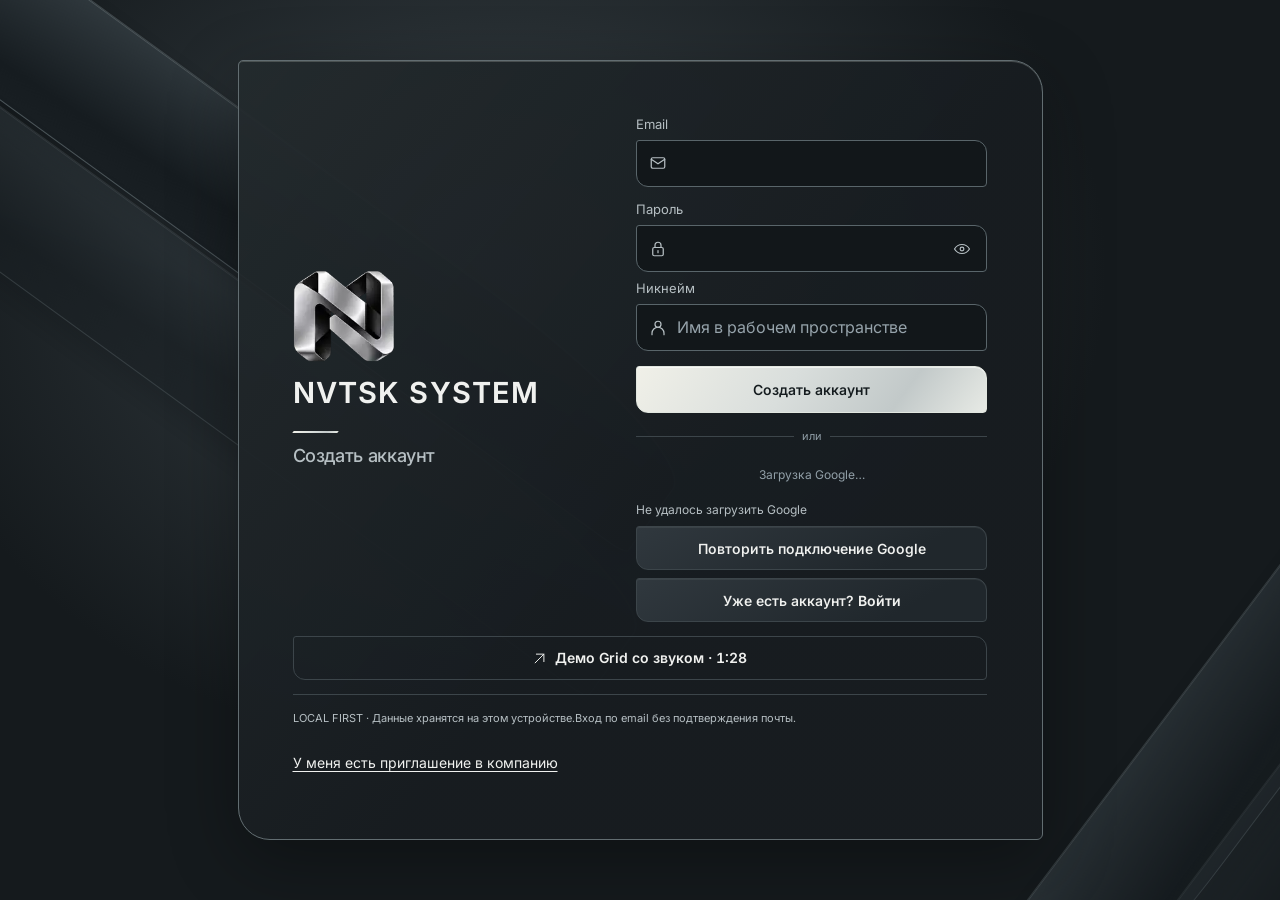
<file: index.html>
<!doctype html><html lang="ru"><head><meta charset="utf-8"><meta name="viewport" content="width=device-width,initial-scale=1"><meta name="theme-color" content="#090f16"><meta http-equiv="refresh" content="0;url=./silver-command-05/"><title>NVTSK SYSTEM 0.5</title><script>location.replace("./silver-command-05/"+location.search+location.hash)</script></head><body style="background:#090f16;color:#e6edf4;font:16px system-ui;padding:32px"><p>NVTSK SYSTEM 0.5</p><a href="./silver-command-05/" style="color:#7de5fa">Открыть NVTSK SYSTEM 0.5</a></body></html>
</file>
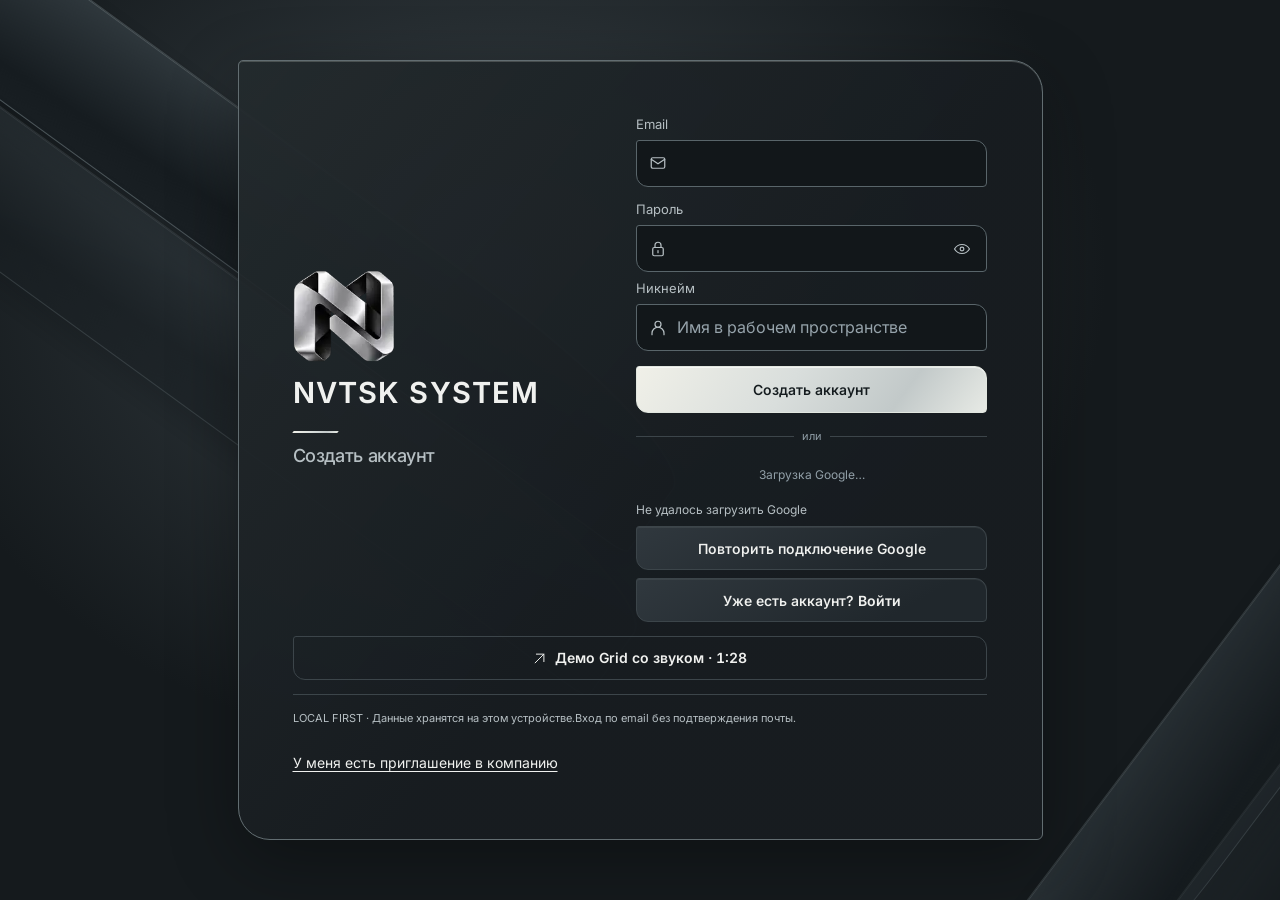
<file: silver-command-05/index.html>
<!doctype html>
<html lang="ru">
<head>
  <meta charset="utf-8">
  <meta name="viewport" content="width=device-width,initial-scale=1,viewport-fit=cover">
  <meta name="theme-color" content="#101316">
  <meta name="nvtsk-google-client-id" content="451719459330-r6l56lqrooehtm276f6rspgr8r6eip5c.apps.googleusercontent.com">
  <meta name="application-version" content="119">
  <title>NVTSK SYSTEM · Silver Command</title>
  <meta name="description" content="Рабочее пространство монтажных бригад NVTSK SYSTEM.">
  <link rel="icon" href="art/nvtsk-approved.webp">
  <link rel="stylesheet" href="workspace-layout.css?v=113">
  <link rel="stylesheet" href="silver-dna.css?v=113">
  <link rel="stylesheet" href="grid.css?v=119">
  <script src="model.js?v=97" defer></script>
  <script src="pv-project-card-v62.js?v=74" defer></script>
  <script src="case-estimate.js?v=115" defer></script>
  <script src="training-maps.js?v=119" defer></script>
  <script src="app.js?v=119" defer></script>
</head>
<body>
  <a class="skip" href="#app" onclick="event.preventDefault();document.getElementById('app').focus()">К содержимому</a>
  <header class="top" hidden>
    <div class="mobile-brand"><img src="art/nvtsk-approved.webp" alt="" width="34" height="30"><div><b id="nv108-context">NVTSK</b><small>Nvtsk_System</small></div></div>
    <span class="local">Local First</span>
  </header>
  <main id="app" tabindex="-1"><p role="status" class="loading">Загрузка рабочего пространства…</p></main>
  <nav id="nav" aria-label="Основная навигация" hidden>
    <div class="nav-brand"><img src="art/nvtsk-approved.webp" alt="" width="46" height="42"><div><b>NVTSK</b><small>SYSTEM</small></div></div>
    <div class="nav-primary">
      <span class="nav-label">Рабочее пространство</span>
      <button type="button" data-route="dashboard"><span class="nav-glyph"></span><span>Главная</span></button>
      <button type="button" data-route="grid"><span class="nav-glyph"></span><span>Grid</span></button>
      <button type="button" data-route="projects"><span class="nav-glyph"></span><span>Проекты</span></button>
      <button type="button" data-route="lager"><span class="nav-glyph"></span><span>Склад</span></button>
    </div>
    <div class="nav-secondary" id="nv108-secondary">
      <span class="nav-label">Операции</span>
      <button type="button" data-route="tasks"><span class="nav-glyph"></span><span>Задачи и приёмка</span></button>
      <button type="button" data-route="pulse"><span class="nav-glyph"></span><span>Project Pulse</span></button>
      <button type="button" data-route="finance"><span class="nav-glyph"></span><span>Финансы</span></button>
      <button type="button" data-route="merit"><span class="nav-glyph"></span><span>Merit Passport</span></button>
      <button type="button" data-route="analytics"><span class="nav-glyph"></span><span>Аналитика</span></button>
      <span class="nav-label">Управление</span>
      <button type="button" data-route="settings"><span class="nav-glyph"></span><span>Настройки</span></button>
      <button type="button" data-route="alpha-lab"><span class="nav-glyph"></span><span>ALPHA LAB</span></button>
    </div>
    <button class="nav-more" id="nv108-more" type="button" aria-controls="nv108-secondary" aria-expanded="false" data-shell-more><span aria-hidden="true">•••</span><span>Ещё</span></button>
    <div class="nav-foot"><i></i><div>Local First<small>Silver Command · v119</small></div></div>
  </nav>
  <dialog id="dialog" aria-labelledby="dialogTitle"><form id="editor">
    <h2 id="dialogTitle"></h2><div id="fields"></div>
    <div class="buttons"><button type="button" id="cancel">Отмена</button><button type="submit" class="primary">Сохранить</button></div>
  </form></dialog>
</body></html>
</file>
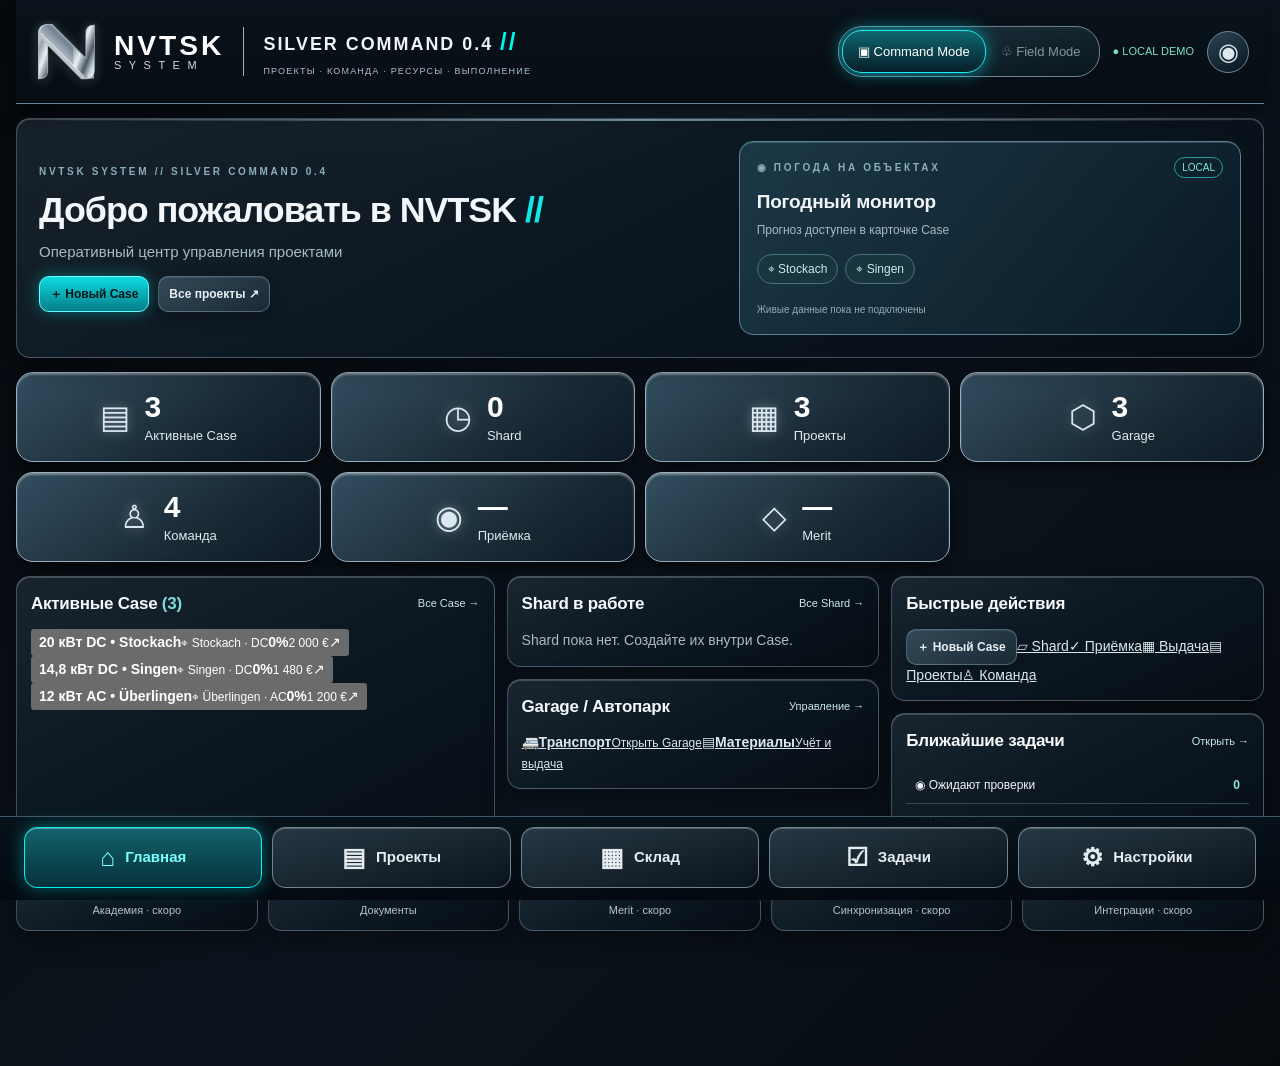
<file: silver-command/index.html>
<!doctype html>
<html lang="ru">
<head>
 <meta charset="utf-8">
 <meta name="viewport" content="width=device-width,initial-scale=1,viewport-fit=cover">
 <meta name="theme-color" content="#0b1016">
 <meta name="description" content="NVTSK Silver Command: private demo prototype for solar project crews, lots, documents and collaboration">
 <title>NVTSK SYSTEM · Silver Command 0.4</title>
 <link rel="stylesheet" href="./style.css?v=20261122-1400">
 <script defer src="./stage-domain.js?v=20261122-1400"></script>
 <script defer src="./social-domain.js?v=20261122-1400"></script>
 <script defer src="./garage.js?v=20261122-1400"></script>
 <script defer src="./app.js?v=20261122-1400"></script>
</head>
<body>
<div class="layout">
 <aside class="sidebar">
  <div class="brand"><div class="brandN">N</div><div><div class="brandName">NVTSK</div><div class="brandSub">SILVER COMMAND</div></div></div>
  <nav class="snav" id="desktopNav" aria-label="Навигация">
   <a href="#dashboard">⌂ Главная</a><a href="#projects">▤ Проекты</a><a href="#garage">▦ Склад</a><a href="#tasks">☑ Задачи</a><a href="#settings">⚙ Настройки</a>
  </nav>
  <div class="sidefoot">SYSTEM MVP 0.4 · SILVER<br>Единственная актуальная версия<br>Фиктивные данные • локальные действия</div>
 </aside>
 <main class="content">
  <header class="header silver-topbar">
   <div class="top-brand"><div class="top-brand-mark" aria-hidden="true"><svg viewBox="0 0 90 90" width="70" height="70" xmlns="http://www.w3.org/2000/svg"><defs><linearGradient id="metalA" x1="0" x2="1" y1="0" y2="1"><stop offset="0" stop-color="#ffffff"/><stop offset=".24" stop-color="#9aa5af"/><stop offset=".43" stop-color="#eaf0f4"/><stop offset=".67" stop-color="#4c5865"/><stop offset=".85" stop-color="#cbd6dc"/><stop offset="1" stop-color="#fafcff"/></linearGradient><linearGradient id="metalB" x1="0" x2="1" y1="1" y2="0"><stop offset="0" stop-color="#313a44"/><stop offset=".3" stop-color="#e6eef4"/><stop offset=".58" stop-color="#73818f"/><stop offset=".8" stop-color="#ffffff"/><stop offset="1" stop-color="#39434e"/></linearGradient></defs><path d="M10 68V21Q10 11 20 10H27L71 54V21Q71 11 81 11V69Q81 79 71 79H65L21 35V69Q21 79 10 79Z" fill="#111820" stroke="#a9b5bf" stroke-width="2"/><path d="M10 68V22Q10 10 22 10L37 25V50L21 35V69Q21 79 10 79Z" fill="url(#metalA)"/><path d="M27 10 81 64V79H65L10 24Q10 12 22 10Z" fill="url(#metalB)"/><path d="M71 54V21Q71 11 81 11V69Q81 79 71 79L54 63V38Z" fill="url(#metalA)"/><path d="M12 21 68 76" stroke="#ffffff" stroke-opacity=".48" stroke-width="1.8"/></svg></div><div class="top-brand-word"><strong>NVTSK</strong><span>S Y S T E M</span></div><div class="top-brand-divider"></div><div class="top-edition"><strong>SILVER COMMAND 0.4 <i>//</i></strong><small>ПРОЕКТЫ · КОМАНДА · РЕСУРСЫ · ВЫПОЛНЕНИЕ</small></div></div>
   <div class="top-controls"><div class="mode-switch" aria-label="Режим интерфейса"><span class="mode-active">▣ Command Mode</span><span class="mode-future" title="Field Mode в разработке">♧ Field Mode</span></div><span class="top-demo">● LOCAL DEMO</span><a class="top-profile" href="#settings" data-screen="settings" aria-label="Настройки профиля">◉</a></div>
  </header>
  <div id="app">
   <section class="stack" aria-label="Начальный экран">
    <div class="glass hero">
     <div class="overline">NVTSK 0.4 · SILVER COMMAND</div>
     <h2 style="font-size:29px;margin-top:12px">Ваш центр PV-проектов</h2>
     <p>Объекты, монтажные задания, PDF-планы, команды и коммуникация в одной системе. Интерфейс доступен даже когда скрипт ещё не запустился.</p>
    </div>
    <div class="grid g3">
     <div class="glass work"><div class="statlabel">Проекты</div><div class="stat">3</div><p>Демо-объекты</p></div>
     <div class="glass work"><div class="statlabel">Команда</div><div class="stat">4</div><p>Участники</p></div>
     <div class="glass work"><div class="statlabel">Версия</div><div class="stat">0.4</div><p>Silver Command</p></div>
    </div>
    <div class="glass work"><h2>Открыть раздел</h2><div class="row"><a class="btn" href="#projects">Проекты</a><a class="btn" href="#map">Карта</a><a class="btn" href="#profile">Профиль</a></div><p class="small" style="margin-top:12px">Если ссылки не реагируют, браузер блокирует JavaScript. Используйте обычный Safari/Chrome, а не предпросмотр HTML файла.</p></div>
   </section>
  </div>
 </main>
</div>
<nav class="bottomnav" id="mobileNav" aria-label="Мобильная навигация">
 <a href="#dashboard"><span class="ico">⌂</span>Главная</a><a href="#projects"><span class="ico">▤</span>Проекты</a><a href="#garage"><span class="ico">▦</span>Склад</a><a href="#tasks"><span class="ico">☑</span>Задачи</a><a href="#settings"><span class="ico">⚙</span>Настройки</a>
</nav>
<div class="modalback" id="dialogBackdrop" hidden><div class="modal" id="dialog" role="dialog" aria-modal="true" aria-label="Рабочее действие"></div></div>
<div class="toast" id="toast" hidden role="status" aria-live="polite"></div>
<noscript><div style="margin:18px;padding:14px;border-radius:12px;background:#233540;color:#e7f0f5">Для действий в приложении разрешите JavaScript. Основные статические карточки доступны выше.</div></noscript>
</body></html>
</file>
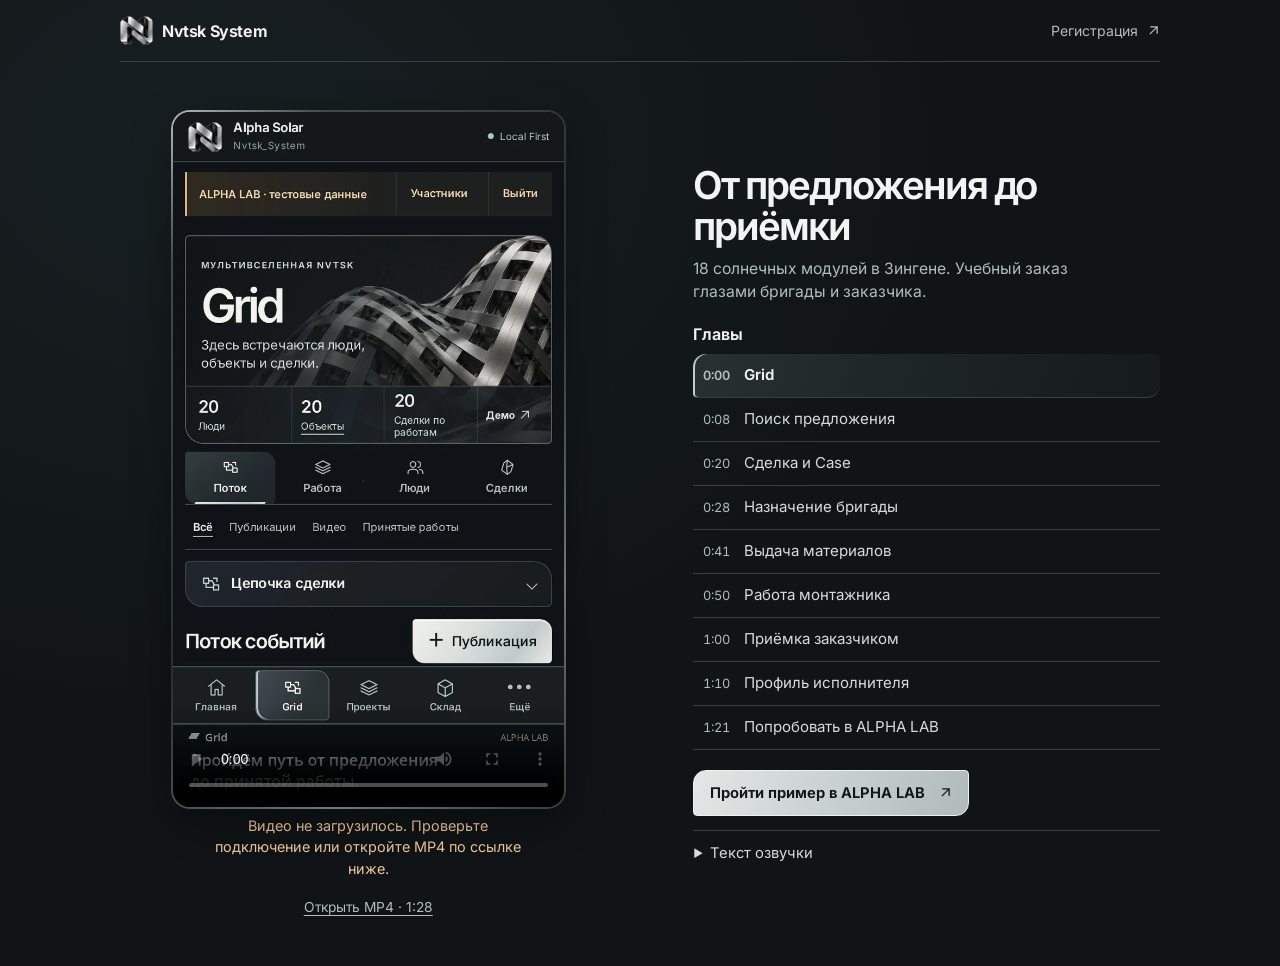
<file: silver-command-05/grid-demo.html>
<!doctype html>
<html lang="ru">
<head>
  <meta charset="utf-8">
  <meta name="viewport" content="width=device-width,initial-scale=1,viewport-fit=cover">
  <meta name="theme-color" content="#101416">
  <title>Grid · От предложения до приёмки | Nvtsk System</title>
  <meta name="description" content="Мобильная демонстрация Grid с русской озвучкой. Заказ на 18 солнечных модулей глазами бригады и заказчика.">
  <meta property="og:title" content="Grid · От предложения до приёмки">
  <meta property="og:description" content="Один учебный объект, две роли. Мобильная демонстрация Nvtsk System с озвучкой и субтитрами.">
  <meta property="og:image" content="https://nvtsk18.github.io/nvtsk_system/silver-command-05/art/grid-demo-cover.webp">
  <link rel="icon" href="art/nvtsk-approved.webp">
  <style>
    @font-face{font-family:Inter;src:url("art/fonts/inter-cyrillic-wght-normal.woff2") format("woff2");font-weight:100 900;font-display:swap;unicode-range:U+0400-045F,U+0490-0491,U+04B0-04B1,U+2116}
    @font-face{font-family:Inter;src:url("art/fonts/inter-latin-wght-normal.woff2") format("woff2");font-weight:100 900;font-display:swap;unicode-range:U+0000-00FF,U+0131,U+0152-0153,U+02BB-02BC,U+02C6,U+02DA,U+02DC,U+0304,U+0308,U+2000-206F,U+20AC,U+2122,U+2190-2193}
    :root{color-scheme:dark;--bg:#101416;--surface:#171d20;--line:#364145;--ink:#f2f4f4;--muted:#b0bcbe;--silver:#d4dcdc;--fold:13px 4px 13px 4px;font-family:Inter,system-ui,sans-serif}
    *{box-sizing:border-box}
    body{margin:0;min-height:100vh;background:radial-gradient(ellipse at 16% 15%,#24303465,transparent 50%),var(--bg);color:var(--ink);line-height:1.5}
    .shell{max-width:1080px;margin:auto;padding:0 max(20px,env(safe-area-inset-right)) max(36px,env(safe-area-inset-bottom)) max(20px,env(safe-area-inset-left))}
    .topbar{min-height:62px;display:flex;align-items:center;justify-content:space-between;border-bottom:1px solid var(--line);gap:16px}
    a{color:inherit;text-decoration:none}
    a:focus-visible,button:focus-visible,summary:focus-visible,video:focus-visible{outline:2px solid #baddf2;outline-offset:3px}
    .brand,.back{display:inline-flex;align-items:center;min-height:44px;gap:9px}
    .brand{font-weight:680;letter-spacing:-.025em}
    .brand img{object-fit:contain}
    .back{font-size:.88rem;color:var(--muted)}
    a:hover,.back:hover,summary:hover{color:#fff}
    .layout{display:grid;grid-template-columns:minmax(0,1fr) minmax(0,.94fr);grid-template-areas:"screen title" "screen contents";align-items:start;column-gap:clamp(32px,6vw,88px);row-gap:18px;padding-top:clamp(24px,4vw,48px)}
    .title{grid-area:title;align-self:end}
    h1,h2,p{margin:0}
    .title h1{font-size:clamp(1.65rem,3vw,2.65rem);font-weight:630;line-height:1.08;letter-spacing:-.055em}
    .title p{color:var(--muted);margin-top:9px;font-size:.98rem;max-width:39ch}
    .screen{grid-area:screen;min-width:0;text-align:center;position:sticky;top:16px}
    .frame{position:relative;width:min(100%,calc(78vh * 9 / 16),462px);width:min(100%,calc(78svh * 9 / 16),462px);margin:0 auto 6px;padding:2px;border-radius:19px;background:linear-gradient(135deg,#afbbbd 0,#414a4d 14%,#253033 52%,#6c787b 79%,#343b3d);box-shadow:0 14px 42px #0005}
    video{display:block;width:100%;height:auto;aspect-ratio:9/16;border-radius:17px;background:#090d0e;object-fit:contain}
    .play{position:absolute;top:56%;left:50%;transform:translate(-50%,-50%);display:flex;align-items:center;gap:9px;white-space:nowrap;min-height:48px;padding:8px 17px;border:1px solid #e2e8e8;border-radius:var(--fold);background:linear-gradient(115deg,#e5e9e8,#b9c4c5);box-shadow:0 4px 18px #0009;color:#11191c;font:650 .9rem Inter,system-ui,sans-serif;cursor:pointer}
    .play[hidden]{display:none}.play:hover{background:#f2f5f5}.play:active{background:#acb8b9}
    .file{color:var(--muted);display:inline-flex;align-items:center;min-height:44px;padding:0 10px;font-size:.86rem;text-decoration:underline;text-underline-offset:3px}
    .play-error{color:#f0c99a;font-size:.9rem;margin:6px auto;max-width:34ch}
    .contents{grid-area:contents}
    h2{font-size:1rem;font-weight:650;margin:0 0 8px}
    ol{list-style:none;padding:0;margin:0}
    .chapter{display:flex;align-items:center;gap:14px;min-height:44px;padding:6px 10px;color:var(--silver);border-bottom:1px solid var(--line);font-size:.94rem}
    .chapter time{font-variant-numeric:tabular-nums;color:var(--muted);font-size:.8rem}
    .chapter:hover,.chapter:active{background:var(--surface)}
    .chapter[aria-current="true"]{color:var(--ink);font-weight:630;background:linear-gradient(105deg,#43505270,#242d3040);border-radius:var(--fold);box-shadow:inset 2px 0 0 #c3cbcc}
    .try{display:inline-flex;align-items:center;justify-content:center;gap:14px;min-height:46px;margin:20px 0 14px;padding:8px 16px;color:#111718;background:linear-gradient(110deg,#e3e7e6,#b0baba);border:1px solid #ecf1f1;border-radius:var(--fold);font-weight:670;font-size:.92rem}
    .try:hover,.try:active{color:#080a0b;background:#e9eeee}
    details{border-top:1px solid var(--line);color:var(--muted);font-size:.92rem}
    summary{cursor:pointer;min-height:44px;align-content:center;padding:11px 1px;color:var(--silver)}
    details p{margin:0 0 10px}
    @media(max-width:720px){
      .shell{padding-inline:max(16px,env(safe-area-inset-left)) max(16px,env(safe-area-inset-right))}
      .topbar{min-height:53px}
      .layout{display:flex;flex-direction:column;align-items:stretch;gap:16px;padding-top:19px;max-width:520px;margin:auto}
      .title{align-self:stretch}
      .title p{font-size:.92rem}
      .screen{position:static}
      .frame{width:min(100%,calc(70vh * 9 / 16));width:min(100%,calc(70svh * 9 / 16));margin-bottom:0}
      .try{display:flex}
    }
    @media(max-width:350px){.shell{padding-inline:12px}.title h1{font-size:1.5rem}}
    @media(max-height:550px) and (orientation:landscape){.frame{width:min(100%,420px)}.screen{position:static}}
  </style>
</head>
<body>
  <div class="shell">
    <header class="topbar">
      <a class="brand" href="./"><img src="art/nvtsk-approved.webp" width="33" height="29" alt="">Nvtsk System</a>
      <a class="back" href="./#register">Регистрация <svg viewBox="0 0 16 16" width="13" height="13" fill="none" stroke="currentColor" stroke-width="1.6" aria-hidden="true"><path d="m3.5 12.5 9-9m-8.5 0h8.5V12"/></svg></a>
    </header>
    <main class="layout">
      <header class="title"><h1>От предложения до приёмки</h1><p>18 солнечных модулей в Зингене. Учебный заказ глазами бригады и заказчика.</p></header>
      <div class="screen">
        <div class="frame">
          <video id="film" width="720" height="1280" controls playsinline preload="metadata" poster="art/grid-demo-cover.webp" aria-label="Демонстрация Grid с русской озвучкой и субтитрами" src="art/grid-demo.mp4?v=116"></video>
          <button id="play" class="play" type="button" hidden><svg viewBox="0 0 16 16" width="15" height="15" aria-hidden="true"><path fill="currentColor" d="M3 1.5 14 8 3 14.5z"/></svg>Смотреть со звуком</button>
        </div>
        <p id="play-error" class="play-error" role="status" hidden></p>
        <a class="file" href="art/grid-demo.mp4?v=116">Открыть MP4 · 1:28</a>
      </div>
      <div class="contents">
        <nav aria-label="Главы видео">
          <h2>Главы</h2>
          <ol>
            <li><a data-slug="grid" class="chapter" href="art/grid-demo.mp4?v=116#t=0" data-start="0" aria-current="true"><time datetime="PT0S">0:00</time>Grid</a></li>
            <li><a data-slug="poisk" class="chapter" href="art/grid-demo.mp4?v=116#t=8.68" data-start="8.68"><time datetime="PT8.68S">0:08</time>Поиск предложения</a></li>
            <li><a data-slug="sdelka" class="chapter" href="art/grid-demo.mp4?v=116#t=20.36" data-start="20.36"><time datetime="PT20.36S">0:20</time>Сделка и Case</a></li>
            <li><a data-slug="brigada" class="chapter" href="art/grid-demo.mp4?v=116#t=28.92" data-start="28.92"><time datetime="PT28.92S">0:28</time>Назначение бригады</a></li>
            <li><a data-slug="sklad" class="chapter" href="art/grid-demo.mp4?v=116#t=41.04" data-start="41.04"><time datetime="PT41.04S">0:41</time>Выдача материалов</a></li>
            <li><a data-slug="montazh" class="chapter" href="art/grid-demo.mp4?v=116#t=50.12" data-start="50.12"><time datetime="PT50.12S">0:50</time>Работа монтажника</a></li>
            <li><a data-slug="priemka" class="chapter" href="art/grid-demo.mp4?v=116#t=60.64" data-start="60.64"><time datetime="PT60.64S">1:00</time>Приёмка заказчиком</a></li>
            <li><a data-slug="profil" class="chapter" href="art/grid-demo.mp4?v=116#t=70.96" data-start="70.96"><time datetime="PT70.96S">1:10</time>Профиль исполнителя</a></li>
            <li><a data-slug="lab" class="chapter" href="art/grid-demo.mp4?v=116#t=81.48" data-start="81.48"><time datetime="PT81.48S">1:21</time>Попробовать в ALPHA LAB</a></li>
          </ol>
        </nav>
        <a class="try" href="./#grid/demo">Пройти пример в ALPHA LAB <svg viewBox="0 0 16 16" width="13" height="13" fill="none" stroke="currentColor" stroke-width="1.6" aria-hidden="true"><path d="m3.5 12.5 9-9m-8.5 0h8.5V12"/></svg></a>
        <details><summary>Текст озвучки</summary>
          <p>Восемнадцать солнечных модулей в Зингене. Пройдём путь от предложения до принятой работы. Всё в мобильном Grid.</p>
          <p>Заказчик уже опубликовал предложение. Ищем его по городу и объёму работ. Вот нужный объект: восемнадцать модулей. Бюджет — тысяча восемьсот евро.</p>
          <p>В условиях сделки записываем, что должна сдать бригада, и сохраняем. Из сделки создаём Case — карточку объекта.</p>
          <p>Монтаж выделяем в отдельный рабочий участок. В системе он называется Shard. Назначаем бригаду Олега. Две её задачи — сверить раскладку и закрепить модули.</p>
          <p>Перед выездом склад выдаёт Олегу двенадцать монтажных шин. В карточке объекта остаются получатель, рабочий участок и количество.</p>
          <p>Теперь тот же объект глазами Олега. Монтажник отмечает обе задачи выполненными. Участок готов. Олег передаёт его на проверку.</p>
          <p>Заказчик видит участок в очереди приёмки и проверяет список задач. Он принимает участок. На карточке появляется отметка «Принято».</p>
          <p>В Grid появилась запись о принятой работе. Она же есть в профиле Олега. Отсюда можно снова открыть участок и увидеть, какую работу он сдал.</p>
          <p>Попробуйте обе роли в ALPHA LAB. Учебные данные хранятся на вашем устройстве.</p>
        </details>
      </div>
    </main>
  </div>
  <script>
    const film = document.getElementById("film");
    const playButton = document.getElementById("play");
    const notice = document.getElementById("play-error");
    const chapters = Array.from(document.querySelectorAll(".chapter"));
    let pendingStart = null;
    function showError() {
      playButton.hidden = true;
      notice.textContent = "Видео не загрузилось. Проверьте подключение или откройте MP4 по ссылке ниже.";
      notice.hidden = false;
    }
    function playFilm() {
      film.play().catch(() => { if (film.error) showError(); });
    }
    function markChapter() {
      let active = chapters[0];
      for (const chapter of chapters) {
        if (Number(chapter.dataset.start) <= film.currentTime + 0.04) active = chapter;
      }
      for (const chapter of chapters) {
        if (chapter === active) chapter.setAttribute("aria-current", "true");
        else chapter.removeAttribute("aria-current");
      }
    }
    function seek(chapter) {
      pendingStart = Number(chapter.dataset.start);
      if (film.readyState >= HTMLMediaElement.HAVE_METADATA) {
        film.currentTime = pendingStart;
        pendingStart = null;
        markChapter();
      }
    }
    function seekFromLocation() {
      const chapter = chapters.find(link => "#" + link.dataset.slug === location.hash);
      if (chapter) seek(chapter);
    }
    playButton.hidden = false;
    playButton.addEventListener("click", () => {
      film.muted = false;
      film.focus({preventScroll:true});
      playFilm();
    });
    film.addEventListener("play", () => { playButton.hidden = true; });
    film.addEventListener("error", showError);
    if (film.error) showError();
    film.addEventListener("loadedmetadata", () => {
      if (pendingStart !== null) { film.currentTime = pendingStart; pendingStart = null; }
      markChapter();
    });
    film.addEventListener("timeupdate", markChapter);
    for (const chapter of chapters) {
      chapter.addEventListener("click", event => {
        if (event.button !== 0 || event.metaKey || event.ctrlKey || event.shiftKey || event.altKey) return;
        event.preventDefault();
        history.replaceState(null, "", "#" + chapter.dataset.slug);
        seek(chapter);
        playFilm();
        if (matchMedia("(max-width:720px)").matches) film.scrollIntoView({block:"center"});
      });
    }
    window.addEventListener("hashchange", seekFromLocation);
    seekFromLocation();
  </script>
</body>
</html>
</file>
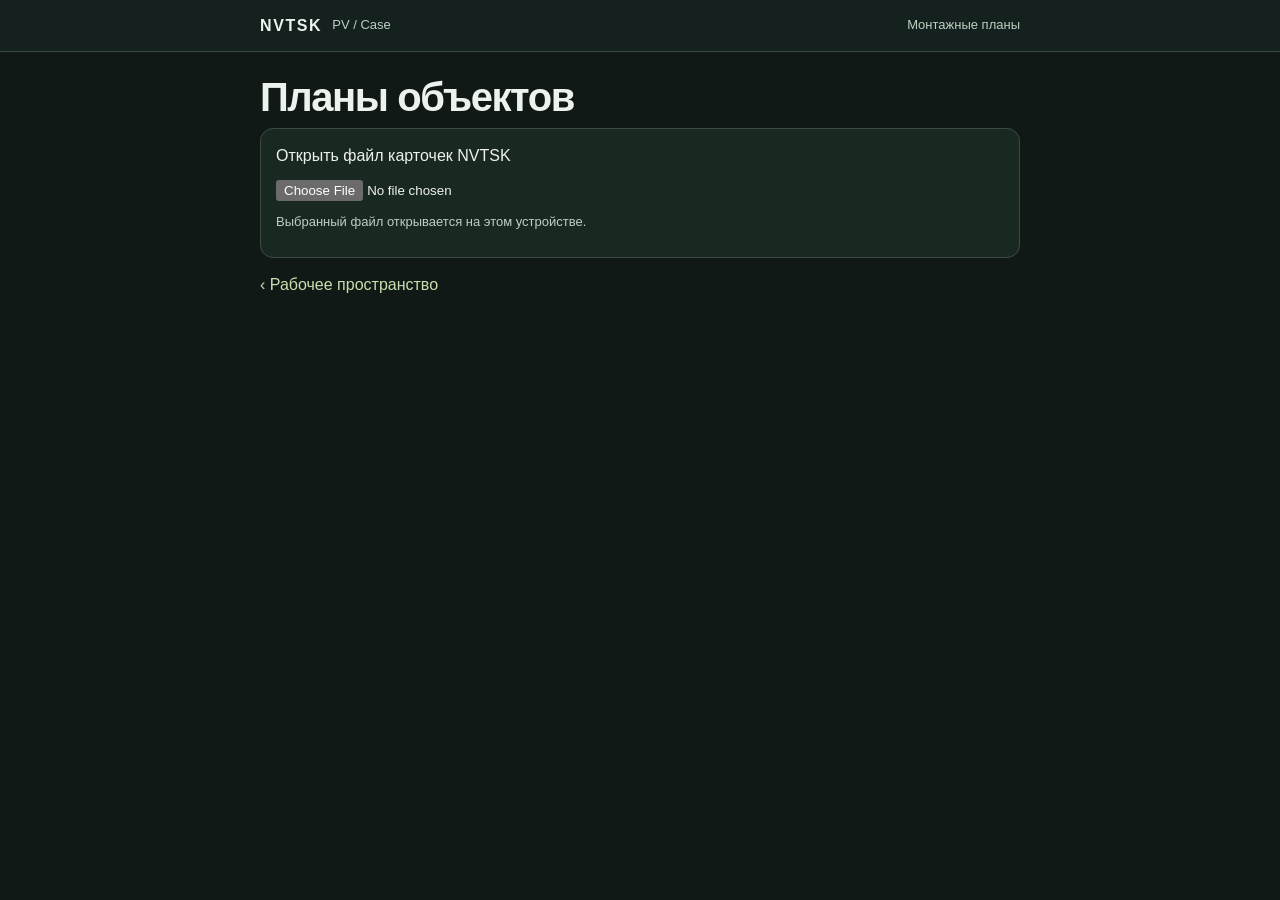
<file: silver-command-05/pv-cases.html>
<!doctype html>
<html lang="ru">
<head>
  <meta charset="utf-8">
  <meta name="viewport" content="width=device-width,initial-scale=1,viewport-fit=cover">
  <meta name="theme-color" content="#14211e">
  <title>PV · Карточки объектов — NVTSK</title>
  <link rel="stylesheet" href="pv-cases/viewer.css?v=1" data-inline-style>
</head>
<body>
  <header class="topbar"><a href="#/" aria-label="Все объекты"><b>NVTSK</b><span>PV / Case</span></a><span>Монтажные планы</span></header>
  <main id="casebook" tabindex="-1"><p>Открываем карточки объектов…</p></main>
  <noscript>Для просмотра исходного плана используйте PDF-версию карточек.</noscript>
  <script type="application/json" id="pv-case-data">null</script>
  <script src="pv-cases/viewer.js?v=1" data-inline-script></script>
</body>
</html>
</file>
<file: silver-command-05/workspace-layout.css>
/* Structural rules retained for existing project, team, inventory and finance views.
   Visual surfaces and interactive states are defined in silver-dna.css. */
@layer workspace {
/* style.css */
.stats,.fieldsummary,.pulsemetrics { display: grid; grid-template-columns: repeat(4,minmax(0,1fr)); gap: 11px; margin: 14px 0; }
.columns>*,.panel,.casebody { min-width: 0; }
.casebody { flex: 1; }
.casebody strong,.shard strong { display: block; overflow: hidden; text-overflow: ellipsis; white-space: nowrap; }
.casebody small,.shard small,.casemeta small { display: block; margin-top: 4px; }
.actions button,.taskrow button,.tools button,.item button,.fieldtask>button,.screenhead button { padding: 10px; min-height: 43px; }
.taskrow { display: flex; align-items: center; justify-content: space-between; gap: 8px; padding: 11px 0; flex-wrap: wrap; }
.taskrow small { display: block; margin-top: 4px; }
.casehead { display: flex; align-items: center; gap: 15px; }
.casehead img { width: 120px; max-width: 25%; }
.casehead small { display: block; margin-top: 7px; }
.warehouse { padding: 22px; margin-bottom: 13px; }
.stock.columns { grid-template-columns: minmax(0,2fr) minmax(0,1fr); }
.stockitem img { width: 66px; height: 65px; float: left; object-fit: contain; margin: 0 10px 8px 0; }
.stockitem button { width: 100%; margin-top: 9px; }
.stock label { display: block; margin: 8px 0; }
.stock input { margin: 7px 0; }
.fieldtask { padding: 13px; margin: 9px 0; }
.fieldtaskhead { display: flex; justify-content: space-between; gap: 9px; }
.fieldtaskhead small { display: block; }
@media (max-width:599px) {
.stock.columns { display: block; }
.fieldsummary,.pulsemetrics { grid-template-columns: repeat(2,minmax(0,1fr)); }
}
.casebody .progress { display: none; }
@media (min-width:901px) {
.stats,.fieldsummary,.pulsemetrics { gap: 8px; margin: 9px 0; }
.fieldtask { padding: 9px; margin: 6px 0; }
}
@media (max-width:599px) {
.stats,.fieldsummary,.pulsemetrics { gap: 7px; margin: 8px 0; }
}
.stocksummary { display: grid; grid-template-columns: repeat(3,minmax(0,1fr)); gap: 9px; margin: 10px 0 13px; }
.stocksummary span { display: flex; justify-content: space-between; align-items: center; gap: 8px; padding: 11px 14px; }
.stockinventory .cards { grid-template-columns: repeat(auto-fill,minmax(min(205px,100%),1fr)); gap: 9px; }
.stockinventory .stockitem { display: flex; flex-direction: column; min-width: 0; min-height: 245px; padding: 8px; margin: 0; overflow: hidden; }
.stockitem .stockmedia { height: 115px; display: grid; place-items: center; overflow: hidden; }
.stockitem .stockmedia img { width: 100%; height: 100%; object-fit: contain; float: none; margin: 0; padding: 5px; }
.stockitem .stockdetails { flex: 1; width: 100%; padding: 5px 3px 0; }
.stockitem h2 { margin: 5px 0; }
.stockitem p { margin: 4px 0; }
.stockitem .stocksource { display: block; margin: 7px 0; }
.stockitem button { margin-top: auto; min-height: 40px; }
.stocksearch { margin: 8px 0 12px; }
.stocksearch input { display: block; width: 100%; margin-top: 5px; }
.stockreferences { margin-top: 12px; }
.stockhint { margin: 3px 0 12px; }
.stockcatalogue { display: grid; grid-template-columns: repeat(3,minmax(0,1fr)); gap: 10px; }
.stockcataloguecard { min-width: 0; display: flex; gap: 11px; align-items: center; padding: 8px; }
.stockcataloguecard img { width: 94px; height: 78px; object-fit: contain; flex: none; }
.stockcataloguecard div { min-width: 0; }
.stockcataloguecard small,.stockcataloguecard strong,.stockcataloguecard a { display: block; overflow-wrap: anywhere; }
.stockcataloguecard strong { margin: 4px 0; }
@media (max-width:1100px) {
.stockcatalogue { grid-template-columns: 1fr; }
.stockinventory .cards { grid-template-columns: repeat(2,minmax(0,1fr)); }
}
@media (max-width:599px) {
.stocksummary { gap: 5px; }
.stocksummary span { display: block; padding: 9px; }
.stocksummary b { display: block; margin-top: 4px; }
.stockinventory .cards { grid-template-columns: repeat(2,minmax(0,1fr)); gap: 7px; }
.stockinventory .stockitem { min-height: 230px; padding: 6px; }
.stockitem .stockmedia { height: 95px; }
.stockcataloguecard img { width: 80px; height: 70px; }
}
.fieldbrief { margin: 12px 0; }
.fieldbriefbody { display: flex; gap: 18px; align-items: center; }
.fieldbriefbody>img { width: 175px; height: 105px; object-fit: cover; }
.fieldbriefbody>div { display: grid; gap: 7px; flex: 1; }
.fieldbriefbody p { margin: 0; }
.fieldbriefbody button,.fieldtaskbuttons button { padding: 9px 12px; justify-self: start; }
.fieldtaskvisual { display: flex; gap: 14px; align-items: stretch; padding: 12px; }
.fieldtaskvisual>img { width: 130px; min-height: 110px; object-fit: cover; }
.fieldtaskcontent { flex: 1; min-width: 0; }
.fieldtasknotes { margin: 8px 0; }
.fieldtaskbuttons { display: flex; gap: 8px; flex-wrap: wrap; margin-top: 10px; }
.fieldworkflow { margin-top: 14px; }
@media (max-width:700px) {
.fieldbriefbody>img { width: 105px; height: 105px; }
.fieldtaskvisual>img { width: 90px; }
.fieldtaskvisual { gap: 10px; }
}
@media (max-width:390px) {
.fieldtaskvisual>img { width: 66px; }
.fieldbriefbody>img { width: 85px; }
}
.lagertabs { display: flex; gap: 8px; flex-wrap: wrap; margin: 12px 0 17px; }
.lagertabs button { padding: 11px 17px; }
@media (max-width:500px) {
.lagertabs { display: grid; grid-template-columns: 1fr 1fr; }
.lagertabs button { padding: 10px 6px; }
}

/* theme-v44.css */
.shard-work-card { flex-wrap: wrap; align-items: flex-start; gap: 11px; min-width: 0; }
.shard-work-card>div:first-child { flex: 1 1 230px; min-width: 0; }
.shard-work-card>div:nth-child(2) { display: flex; flex-wrap: wrap; align-items: center; justify-content: flex-end; gap: 7px; }
.shard-work-card>div:nth-child(2) button { white-space: normal; }
.shard-task-list { flex: 1 1 100%; min-width: 0; width: 100%; padding: 11px 12px 13px; margin-top: 5px; }
.shard-task-title { display: flex; align-items: center; justify-content: space-between; gap: 9px; margin: 0 0 12px; padding-bottom: 7px; }
.shard-task-row { display: flex; align-items: center; gap: 11px; min-width: 0; min-height: 53px; padding: 8px 4px; }
.shard-task-row>div { flex: 1 1 auto; min-width: 0; display: flex; flex-direction: column; gap: 4px; }
.shard-task-row strong { overflow-wrap: anywhere; }
.shard-task-row p { margin: 0; }
.task-state { width: 29px; height: 29px; flex: 0 0 29px; display: grid; place-items: center; }
.shard-task-list>button { margin-top: 10px; min-height: 34px; padding: 7px 12px; }
.shard-workspace { padding: 22px; overflow: hidden; }
.shard-workspace-heading { display: flex; align-items: center; justify-content: space-between; gap: 20px; margin-bottom: 14px; }
.shard-workspace-heading>div { min-width: 0; }
.shard-workspace-heading h1 { margin: 9px 0; }
.shard-workspace-heading img { display: block; object-fit: cover; width: min(38%,240px); height: 150px; }
.shard-work-progress { margin: 18px 0; }
.shard-work-progress .progress { margin-top: 9px; }
.shard-work-actions { display: flex; flex-wrap: wrap; gap: 10px; margin-top: 17px; }
.shard-work-actions button { min-height: 40px; padding: 8px 14px; }
@media (max-width:720px) {
.shard-workspace { padding: 15px; }
.shard-workspace-heading { align-items: stretch; gap: 11px; }
.shard-workspace-heading img { width: 90px; height: 92px; }
.shard-work-card>div:nth-child(2) { width: 100%; justify-content: flex-start; }
.shard-task-list { padding: 10px; }
.shard-task-row { align-items: flex-start; flex-wrap: wrap; }
.shard-task-row .task-status-btn { margin-left: 40px; }
.shard-work-actions button { flex: 1 1 100%; }
}

/* theme-v50.css */
.community-hero { position: relative; min-height: 224px; overflow: hidden; }
.community-hero>img { position: absolute; inset: 0; display: block; width: 100%; height: 100%; object-fit: cover; object-position: center 45%; }
.community-hero:before { position: absolute; inset: 0; z-index: 1; }
.community-hero-inner { position: relative; z-index: 2; display: flex; flex-direction: column; align-items: flex-start; justify-content: center; gap: 9px; min-height: 224px; padding: 29px 34px; }
.community-hero h1 { margin: 0; }
.community-hero p { margin: 0 0 5px; }
.community-hero-stats { display: flex; gap: 8px; flex-wrap: wrap; }
.community-hero-stats span { padding: 7px 10px; }
.community-hero-stats b { margin-right: 4px; }
.community-identity { position: relative; z-index: 2; display: flex; align-items: center; gap: 12px; flex-wrap: wrap; margin: 14px 0 8px; padding: 13px 14px; }
.community-avatar { display: grid; place-items: center; flex: none; width: 52px; height: 52px; overflow: hidden; }
.community-avatar.is-large { width: 66px; height: 66px; }
.community-avatar>img { width: 100%; height: 100%; object-fit: cover; display: block; }
.community-identity-copy { flex: 1 1 170px; display: flex; flex-direction: column; gap: 4px; min-width: 0; }
.community-identity-copy strong { overflow-wrap: anywhere; }
.community-identity>button { padding: 10px 13px; min-height: 42px; }
.community-tabs { display: flex; gap: 7px; margin: 14px 0 15px; padding-bottom: 9px; }
.community-tabs button { padding: 10px 18px; min-width: 93px; }
.community-grid { display: grid; grid-template-columns: minmax(0,1.7fr) minmax(295px,.83fr); gap: 14px; align-items: start; }
.community-section { min-width: 0; padding: 17px; }
.community-section-head { display: flex; gap: 10px; justify-content: space-between; align-items: center; margin: 0 0 13px; }
.community-section-head h2,.community-section>h2 { margin: 0; }
.community-section-head>div { display: flex; flex-direction: column; gap: 4px; }
.community-section-head button { padding: 8px 10px; }
.community-aside { display: flex; flex-direction: column; gap: 13px; min-width: 0; }
.community-search { display: block; margin-bottom: 12px; }
.community-search input { margin-top: 5px; width: 100%; padding: 12px 13px; min-height: 41px; }
.community-people { display: grid; grid-template-columns: repeat(2,minmax(0,1fr)); gap: 12px; }
.community-person { display: flex; position: relative; flex-direction: column; min-width: 0; min-height: 230px; overflow: hidden; padding: 0 0 12px; }
.community-person-cover { display: block; min-height: 55px; width: 100%; }
.community-person-main { display: flex; align-items: center; gap: 10px; min-width: 0; padding: 0 12px; margin-top: -20px; position: relative; }
.community-person-main .community-avatar { width: 62px; height: 62px; }
.community-person-info { display: flex; flex-direction: column; min-width: 0; gap: 3px; margin-top: 19px; }
.community-person-info strong { white-space: nowrap; overflow: hidden; text-overflow: ellipsis; }
.community-person-info small { white-space: nowrap; overflow: hidden; text-overflow: ellipsis; }
.community-person-skills { display: flex; gap: 5px; flex-wrap: wrap; padding: 10px 12px 5px; min-height: 33px; }
.community-person-skills em { padding: 3px 7px; }
.community-person-footer { margin-top: auto; padding: 8px 12px 0; display: flex; align-items: center; gap: 8px; flex-wrap: wrap; }
.community-person-footer .community-person-level { margin-left: auto; padding: 4px 6px; }
.community-progress { display: flex; flex-direction: column; gap: 7px; padding: 12px 0; }
.community-progress-rail { height: 8px; overflow: hidden; }
.community-progress-rail i { display: block; height: 100%; }
.community-badges { display: flex; flex-wrap: wrap; gap: 6px; margin-top: 11px; }
.community-badges>span,.community-earned-badge { padding: 6px 9px; }
.community-update { display: flex; align-items: flex-start; gap: 10px; padding: 12px 0; }
.community-update .community-avatar { width: 33px; height: 33px; }
.community-update>div { min-width: 0; display: flex; flex-direction: column; gap: 3px; }
.community-update p { margin: 4px 0 0; overflow-wrap: anywhere; }
.community-empty-feed { padding: 14px 0; }
.community-write-link { width: 100%; margin-top: 12px; padding: 10px; }
.community-disclaimer { padding: 5px 4px; margin: 16px 0 4px; }
.community-rank-list { display: flex; flex-direction: column; gap: 7px; margin: 12px 0; }
.community-rank-row { display: flex; align-items: center; gap: 11px; padding: 11px 12px; min-width: 0; }
.community-rank-row .community-avatar { height: 44px; width: 44px; }
.community-rank-row>span:not(.community-avatar) { display: flex; flex: 1; min-width: 0; flex-direction: column; gap: 4px; }
.community-rank-row strong { overflow-wrap: anywhere; }
.community-rank-row>strong:last-child { white-space: nowrap; }
.community-levels { display: flex; gap: 6px; justify-content: space-between; margin: 14px 0 18px; }
.community-levels span { padding: 9px 12px; }
.community-profile .back { margin: 10px 0 12px; }
.community-profile-hero { overflow: hidden; }
.community-profile-cover { height: 185px; position: relative; overflow: hidden; }
.community-profile-cover>img { width: 100%; height: 100%; object-fit: cover; display: block; }
.community-profile-cover:after { position: absolute; inset: 0; }
.community-profile-summary { display: flex; align-items: center; gap: 18px; padding: 0 20px 18px; position: relative; margin-top: -30px; }
.community-profile-summary .community-avatar { height: 91px; width: 91px; }
.community-profile-summary>div { flex: 1; min-width: 0; padding-top: 30px; }
.community-profile-summary h1 { margin: 5px 0; }
.community-profile-summary p { margin: 0 0 5px; }
.community-profile-summary>button { align-self: flex-end; padding: 11px 13px; }
.community-profile-stats { display: grid; grid-template-columns: repeat(4,minmax(0,1fr)); gap: 8px; margin: 14px 0; }
.community-profile-stats>div { display: flex; flex-direction: column; gap: 5px; padding: 14px 8px; }
.community-profile-grid { display: grid; grid-template-columns: minmax(0,1.55fr) minmax(250px,.8fr); gap: 13px; }
.community-profile-grid .community-section>h3 { margin: 17px 0 9px; }
.community-about { white-space: pre-wrap; }
.community-profile-project { display: flex; align-items: center; gap: 11px; width: 100%; margin: 8px 0; padding: 8px; }
.community-profile-project img { width: 72px; height: 55px; object-fit: cover; }
.community-profile-project span { flex: 1; display: flex; flex-direction: column; gap: 5px; min-width: 0; }
.community-profile-project strong { white-space: nowrap; overflow: hidden; text-overflow: ellipsis; }
.community-avatar-remove { display: flex; align-items: center; gap: 8px; }
.community-avatar-remove input { width: 18px; height: 18px; }
@media (max-width:890px) {
.community-grid { grid-template-columns: 1fr; }
.community-aside { display: grid; grid-template-columns: 1fr 1fr; }
.community-profile-grid { grid-template-columns: 1fr; }
}
@media (max-width:720px) {
.community-hero { min-height: 174px; }
.community-hero-inner { min-height: 174px; padding: 20px; }
.community-hero-stats span { padding: 6px 8px; }
.community-identity { padding: 11px; gap: 9px; }
.community-identity>button { min-height: 35px; padding: 8px 10px; }
.community-tabs { gap: 5px; }
.community-tabs button { flex: 1; min-width: 0; padding: 10px 5px; }
.community-section { padding: 13px 11px; }
.community-people { grid-template-columns: repeat(2,minmax(0,1fr)); gap: 8px; }
.community-person { min-height: 226px; }
.community-person-main { flex-direction: column; align-items: flex-start; gap: 4px; margin-top: -24px; padding: 0 9px; }
.community-person-main .community-avatar { width: 54px; height: 54px; }
.community-person-info { margin-top: 2px; width: 100%; }
.community-person-skills { padding: 8px 9px 6px; }
.community-person-skills em { padding: 3px 5px; }
.community-person-footer { padding: 8px 9px 0; gap: 5px; }
.community-person-footer .community-person-level { width: 100%; }
.community-aside { display: flex; flex-direction: column; gap: 9px; }
.community-levels { flex-wrap: wrap; }
.community-levels span { padding: 7px 8px; }
.community-profile-cover { height: 120px; }
.community-profile-summary { padding: 0 12px 13px; gap: 10px; flex-wrap: wrap; margin-top: -23px; }
.community-profile-summary .community-avatar { width: 76px; height: 76px; }
.community-profile-summary>div { padding-top: 25px; flex: 1 1 160px; }
.community-profile-summary>button { min-height: 38px; }
.community-profile-stats { gap: 6px; }
.community-profile-stats>div { padding: 10px 3px; }
.community-rank-row { gap: 7px; padding: 8px; }
}
@media (max-width:350px) {
.community-people { grid-template-columns: 1fr; }
}
.community-profile-switch { display: flex; align-items: center; justify-content: flex-end; margin: 6px 0 3px; }
.community-profile-switch label { display: flex; flex-direction: row; align-items: center; justify-content: flex-end; gap: 10px; margin: 0; }
.community-profile-switch select { max-width: min(280px,70vw); min-height: 34px; padding: 7px 10px; }
@media (max-width:720px) {
.community-profile-switch { margin: 8px 0 0; }
.community-profile-switch label { width: 100%; }
.community-profile-switch select { flex: 1; min-width: 0; max-width: 75vw; }
}
.community-person[hidden] { display: none; }

/* theme-v52.css */
.community-feed-filters { display: flex; gap: 7px; flex-wrap: wrap; margin: 12px 0 15px; }
.community-feed-filters>button { padding: 9px 14px; min-height: 39px; }
.community-work-event { min-width: 0; display: flex; align-items: flex-start; gap: 13px; padding: 16px; }
.community-work-symbol { display: grid; place-items: center; flex: none; width: 42px; height: 42px; }
.community-work-symbol .ui-icon { width: 23px; height: 23px; }
.community-work-copy { min-width: 0; flex: 1; display: flex; flex-direction: column; gap: 6px; }
.community-work-copy strong { overflow-wrap: anywhere; }
.community-work-copy p { margin: 0; overflow-wrap: anywhere; }
.community-work-links { display: flex; gap: 7px; flex-wrap: wrap; margin-top: 4px; }
.community-work-links button { padding: 8px 10px; min-height: 35px; }
.community-profile-activity { margin-top: 14px; }
.community-work-log { display: flex; flex-direction: column; gap: 9px; }
.community-remove-post { display: block; margin-top: 12px; margin-bottom: 8px; max-width: max-content; padding: 7px 10px; }
@media (max-width:720px) {
.community-feed-filters { gap: 5px; margin: 10px 0 12px; }
.community-feed-filters>button { flex: 1 1 auto; padding: 9px 10px; }
.community-work-event { padding: 12px; gap: 9px; }
.community-work-symbol { width: 33px; height: 33px; }
.community-work-symbol .ui-icon { width: 18px; height: 18px; }
.community-work-links button { padding: 8px; }
}

/* project-hub-v55.css */
.ph-root { display: grid; gap: 16px; min-width: 0; padding-bottom: 34px; }
.ph-hero { position: relative; overflow: hidden; display: flex; align-items: flex-end; justify-content: space-between; gap: 20px; min-height: 214px; padding: 26px; }
.ph-hero:before { position: absolute; z-index: -1; inset: 0; }
.ph-eyebrow { display: inline-block; }
.ph-hero h1 { margin: 10px 0 8px; }
.ph-hero p { margin: 0; max-width: 510px; }
.ph-hero-metrics { display: flex; flex-wrap: wrap; gap: 10px; margin-top: 24px; }
.ph-hero-metrics span { display: inline-flex; gap: 7px; align-items: center; padding: 8px 11px; }
.ph-hero-actions { flex-shrink: 0; align-self: flex-start; }
.ph-hero-actions button { min-height: 46px; padding: 0 18px; white-space: nowrap; }
.ph-tabs { display: grid; grid-template-columns: repeat(4,minmax(0,1fr)); gap: 8px; max-width: 100%; padding: 5px; }
.ph-tabs button { display: flex; justify-content: center; align-items: center; gap: 8px; min-width: 0; min-height: 48px; padding: 9px 11px; }
.ph-tabs button small { display: inline-grid; place-items: center; min-width: 23px; height: 23px; padding: 0 6px; }
.ph-board { min-width: 0; padding: 24px; }
.ph-board-head { display: flex; align-items: start; justify-content: space-between; gap: 16px; }
.ph-board-head h2 { margin: 6px 0; }
.ph-board-head p { margin: 0; }
.ph-searchline { display: flex; align-items: center; gap: 14px; margin: 22px 0 12px; }
.ph-search { min-width: 0; flex: 1; display: flex; align-items: center; gap: 10px; height: 48px; padding: 0 13px; }
.ph-search span { display: inline-flex; flex-shrink: 0; }
.ph-search svg { height: 18px; width: 18px; }
.ph-search input { min-width: 0; width: 100%; }
.ph-filters { display: flex; gap: 8px; flex-wrap: wrap; margin-bottom: 17px; }
.ph-filters button { padding: 8px 14px; }
.ph-local-note { display: flex; flex-wrap: wrap; gap: 5px 10px; margin-top: 20px; padding: 12px 14px; }
.ph-list { display: grid; gap: 11px; }
.ph-card { display: grid; grid-template-columns: 105px minmax(0,1fr) 136px; align-items: center; gap: 17px; width: 100%; min-height: 106px; padding: 11px 15px 11px 11px; }
.ph-card-art { height: 82px; min-width: 0; overflow: hidden; }
.ph-card-art img { display: block; width: 100%; height: 100%; object-fit: cover; }
.ph-card-main { display: flex; min-width: 0; flex-direction: column; gap: 6px; }
.ph-card-main strong { overflow-wrap: anywhere; }
.ph-tags { display: flex; gap: 5px; flex-wrap: wrap; }
.ph-tags em { padding: 3px 6px; }
.ph-card-progress { display: flex; align-items: flex-end; flex-direction: column; gap: 5px; min-width: 0; }
.ph-track { height: 5px; width: 100%; max-width: 112px; overflow: hidden; }
.ph-track i { display: block; height: 100%; }
.ph-empty { padding: 36px 16px; }
.ph-empty strong { display: block; margin-bottom: 6px; }
.ph-empty p { margin: 0; }
.ph-card[hidden],#ph-no-match[hidden] { display: none; }
@media (max-width:700px) {
.ph-root { gap: 12px; }
.ph-hero { min-height: 205px; padding: 19px; flex-direction: column; align-items: stretch; justify-content: space-between; }
.ph-hero h1 { margin: 5px 0; }
.ph-hero-metrics { gap: 6px; margin-top: 13px; }
.ph-hero-metrics span { padding: 5px 7px; }
.ph-hero-actions { align-self: stretch; }
.ph-hero-actions button { width: 100%; min-height: 42px; }
.ph-tabs { gap: 3px; padding: 4px; }
.ph-tabs button { flex-direction: column; gap: 4px; padding: 7px 2px; min-height: 56px; }
.ph-tabs button small { height: 18px; }
.ph-board { padding: 15px; }
.ph-searchline { margin: 17px 0 12px; gap: 7px; }
.ph-search { height: 43px; padding: 0 10px; }
.ph-filters { gap: 5px; }
.ph-filters button { padding: 7px 10px; }
.ph-card { grid-template-columns: 66px minmax(0,1fr) 78px; gap: 9px; min-height: 99px; padding: 8px; }
.ph-card-art { height: 76px; }
.ph-card-main { gap: 4px; }
.ph-tags em { padding: 2px 4px; }
.ph-card-progress { gap: 4px; }
.ph-track { height: 4px; }
}
@media (max-width:355px) {
.ph-card { grid-template-columns: 48px minmax(0,1fr) 68px; gap: 6px; }
.ph-card-art { height: 66px; }
}
.ph-hero-actions { display: flex; align-items: center; gap: 9px; }
@media (max-width:700px) {
.ph-hero-actions button { flex: 1; padding: 0 7px; }
}

/* project-hub-v56.css */
.ph-v56 { gap: 12px; }
.ph-v56 .ph-hero { min-height: 190px; }
.ph-v56 .ph-tabs { grid-template-columns: repeat(3,minmax(0,1fr)); gap: 6px; }
.ph-v56 .ph-tabs button { min-height: 54px; }
.ph-v56 .ph-board { padding: clamp(15px,2.4vw,24px); }
.ph-v56 .ph-local-note { margin: 13px 0 3px; }
.ph-v56 .ph-filterbar { display: flex; gap: 10px; flex-wrap: wrap; margin: 0 0 12px; align-items: flex-end; }
.ph-v56 .ph-filter-select { display: flex; flex-direction: column; min-width: 165px; flex: 1 1 155px; gap: 5px; }
.ph-v56 .ph-filter-select select { width: 100%; min-height: 40px; max-width: 100%; padding: 8px 11px; }
.ph-v56 .ph-searchline { margin: 16px 0 12px; }
.ph-v56 .ph-filters { margin-bottom: 15px; }
.ph-v56 .ph-row { display: flex; flex-direction: column; gap: 5px; min-width: 0; }
.ph-v56 .ph-row[hidden] { display: none; }
.ph-v56 .ph-row>.ph-card { width: 100%; margin: 0; }
.ph-v56 .ph-card { min-height: 100px; }
.ph-v56 .ph-market-row { position: relative; padding: 0 0 7px; overflow: hidden; }
.ph-v56 .ph-save { align-self: flex-end; margin: 0 12px 3px; padding: 7px 12px; min-height: 34px; }
.ph-v56 .ph-empty button { margin-top: 14px; padding: 10px 18px; }
@media (max-width:700px) {
.ph-v56 { gap: 11px; }
.ph-v56 .ph-hero { min-height: 180px; padding: 16px; }
.ph-v56 .ph-hero-metrics { display: grid; grid-template-columns: repeat(3,minmax(0,1fr)); gap: 5px; }
.ph-v56 .ph-hero-metrics span { display: flex; flex-wrap: wrap; justify-content: center; gap: 3px; min-height: 48px; padding: 6px 3px; }
.ph-v56 .ph-tabs { padding: 3px; gap: 3px; }
.ph-v56 .ph-tabs button { flex-direction: row; gap: 5px; min-height: 47px; padding: 8px 4px; }
.ph-v56 .ph-tabs button small { min-width: 18px; height: 18px; }
.ph-v56 .ph-board { padding: 13px 10px; }
.ph-v56 .ph-filterbar { gap: 6px; }
.ph-v56 .ph-filter-select { min-width: 110px; flex: 1 1 115px; }
.ph-v56 .ph-filter-select select { min-height: 37px; padding: 7px 6px; }
.ph-v56 .ph-searchline { margin: 15px 0 10px; gap: 6px; }
.ph-v56 .ph-filters { gap: 4px; margin: 0 0 12px; }
.ph-v56 .ph-filters button { flex: 1 1 auto; padding: 7px 5px; }
.ph-v56 .ph-card { grid-template-columns: 64px minmax(0,1fr) 73px; gap: 8px; padding: 8px; min-height: 93px; }
.ph-v56 .ph-card-art { height: 65px; }
.ph-v56 .ph-save { padding: 7px 10px; margin-right: 9px; }
}
@media (max-width:355px) {
.ph-v56 .ph-card { grid-template-columns: 48px minmax(0,1fr) 65px; gap: 6px; }
.ph-v56 .ph-card-art { height: 62px; }
}

/* company-v57.css */
.ph-internal .ph-tabs { grid-template-columns: repeat(3,minmax(0,1fr)); }
.ph-internal .ph-account { display: flex; flex-direction: column; gap: 16px; margin-top: 14px; }
.ph-internal .ph-account-stats { display: grid; grid-template-columns: repeat(4,minmax(0,1fr)); gap: 10px; }
.ph-internal .ph-account-stats>div { display: flex; flex-direction: column; min-width: 0; gap: 10px; padding: 18px 14px; }
.ph-internal .ph-account-stats strong { white-space: nowrap; }
.ph-internal .ph-account-title { display: flex; align-items: center; justify-content: space-between; flex-wrap: wrap; gap: 8px; }
.ph-internal .ph-account-title h3 { margin: 0; }
.ph-internal .ph-account-title button { padding: 9px 13px; }
.ph-internal .ph-account-list { display: flex; flex-direction: column; gap: 8px; }
.ph-internal .ph-account-row { display: grid; grid-template-columns: minmax(160px,2fr) repeat(3,minmax(85px,1fr)); align-items: center; gap: 12px; width: 100%; padding: 13px 15px; }
.ph-internal .ph-account-row>span { display: flex; flex-direction: column; gap: 5px; min-width: 0; }
.ph-internal .ph-account-row strong { overflow-wrap: anywhere; }
.ph-internal .ph-account-row b { white-space: nowrap; }
.company-teams .community-section-head { margin-bottom: 14px; }
.company-team-member .community-avatar { width: 39px; height: 39px; }
@media (max-width:800px) {
.ph-internal .ph-account-stats { grid-template-columns: repeat(2,minmax(0,1fr)); }
}
@media (max-width:700px) {
.ph-internal .ph-account-stats { gap: 7px; }
.ph-internal .ph-account-stats>div { padding: 12px 9px; }
.ph-internal .ph-account-row { grid-template-columns: minmax(0,1fr) minmax(0,1fr); gap: 10px 13px; padding: 12px; }
.ph-internal .ph-account-row>span:first-child { grid-column: 1/-1; }
.ph-internal .ph-account-row>span:last-child { grid-column: 2; }
.community-tabs button { min-width: 0; }
}

/* captain-profile-v59.css */
.company-captain-entry { display: flex; flex-direction: column; gap: 11px; padding: 16px 18px; margin: 14px 0; }
.company-captain-overline { display: flex; align-items: center; justify-content: space-between; gap: 12px; padding-bottom: 10px; }
.company-captain-person { display: flex; align-items: center; flex-wrap: wrap; gap: 12px; }
.company-captain-person>div { display: flex; flex: 1 1 160px; flex-direction: column; gap: 4px; }
.company-captain-person>button,.ph-company-lead,.company-team-owner-link { padding: 9px 13px; min-height: 41px; }
.company-captain-relations { display: grid; grid-template-columns: repeat(3,minmax(0,1fr)); gap: 8px; }
.company-captain-relations span { padding: 9px 8px; }
.company-contact-section,.company-network-section { margin: 13px 0; }
.company-contact-grid { display: grid; grid-template-columns: repeat(2,minmax(0,1fr)); gap: 10px; }
.company-contact-detail { min-width: 0; display: flex; flex-direction: column; gap: 7px; padding: 13px 15px; }
.company-contact-detail strong,.company-contact-detail a { overflow-wrap: anywhere; }
.company-network { display: flex; align-items: center; flex-direction: column; gap: 10px; padding: 10px 0 2px; }
.company-network-company,.company-network-captain { display: flex; flex-direction: column; align-items: center; gap: 5px; width: min(420px,100%); min-width: 0; padding: 15px; }
.company-network-company strong,.company-network-captain strong { overflow-wrap: anywhere; }
.company-network-arrow { height: 15px; }
.company-network-branches { display: grid; grid-template-columns: repeat(2,minmax(0,1fr)); gap: 14px; align-items: start; width: 100%; position: relative; margin-top: 8px; }
.company-network-branches:before { position: absolute; top: -11px; left: 25%; width: 50%; height: 1px; }
.company-network-branches>div { display: flex; flex-direction: column; min-width: 0; gap: 7px; padding: 12px 10px; }
.company-network-branches>div>small { margin: 0 0 4px; }
.company-network-link { display: flex; flex-direction: column; gap: 4px; min-height: 66px; padding: 10px 12px; }
.company-network-link strong { overflow-wrap: anywhere; }
.company-network-empty { padding: 12px; }
.company-network-more { padding: 9px; }
.ph-company-lead { white-space: normal; }
@media (max-width:720px) {
.company-captain-entry { margin: 10px 0; padding: 12px; gap: 9px; }
.company-captain-person { gap: 9px; }
.company-captain-person .community-avatar { height: 52px; width: 52px; }
.company-captain-person>button { width: 100%; min-height: 37px; }
.company-captain-relations { gap: 5px; }
.company-captain-relations span { padding: 8px 3px; }
.company-contact-grid { grid-template-columns: 1fr; gap: 8px; }
.company-contact-detail { padding: 10px; }
.company-network-branches { gap: 7px; }
.company-network-branches>div { padding: 8px 6px; gap: 6px; }
.company-network-link { padding: 9px 7px; min-height: 60px; }
}
.company-network-people { width: 100%; padding: 13px; margin-top: 4px; }
.company-network-people-header { display: flex; justify-content: space-between; align-items: center; gap: 8px; margin-bottom: 11px; }
.company-network-people-header button { padding: 7px 11px; }
.company-network-people-list { display: grid; grid-template-columns: repeat(3,minmax(0,1fr)); gap: 9px; }
.company-network-person { display: flex; align-items: center; gap: 9px; padding: 10px; min-width: 0; }
.company-network-person .community-avatar { width: 38px; height: 38px; }
.company-network-person>span:last-child { display: flex; flex-direction: column; gap: 3px; min-width: 0; }
.company-network-person strong { overflow-wrap: anywhere; }
@media (max-width:720px) {
.company-network-people { padding: 9px; }
.company-network-people-list { grid-template-columns: repeat(2,minmax(0,1fr)); gap: 6px; }
.company-network-person { padding: 7px; }
.company-network-person .community-avatar { height: 29px; width: 29px; }
}

/* counterparty-v61.css */
.ph-internal .ph-tabs { grid-template-columns: repeat(4,minmax(0,1fr)); }
.cp-profile { padding-bottom: 22px; }
.cp-profile .back { margin: 12px 0 16px; }
.cp-hero { position: relative; display: flex; align-items: center; justify-content: space-between; gap: 16px; min-height: 184px; padding: 22px 30px; overflow: hidden; }
.cp-hero:before { position: absolute; left: -30px; top: -120px; width: 235px; height: 235px; }
.cp-hero-title { position: relative; display: flex; flex-direction: column; gap: 10px; min-width: 0; z-index: 1; }
.cp-hero h1 { margin: 0; }
.cp-hero p { margin: 0; }
.cp-badge-mark { position: relative; flex: none; display: flex; flex-direction: column; align-items: center; justify-content: center; gap: 5px; min-width: 142px; min-height: 112px; }
.cp-stats { display: grid; grid-template-columns: repeat(3,minmax(0,1fr)); gap: 10px; margin: 13px 0; }
.cp-stats>div { display: flex; flex-direction: column; align-items: center; gap: 5px; padding: 15px 8px; }
.cp-profile .community-section { margin: 13px 0; }
.cp-rel-graph { display: flex; align-items: center; flex-direction: column; gap: 7px; padding: 9px 0; }
.cp-rel-box { display: flex; flex-direction: column; align-items: center; gap: 5px; width: min(430px,100%); padding: 16px 12px; }
.cp-scope-grid { display: grid; grid-template-columns: repeat(2,minmax(0,1fr)); gap: 11px; margin: 12px 0; }
.cp-scope-grid>div { display: flex; flex-direction: column; gap: 8px; padding: 16px; }
.cp-scope-grid p { margin: 0; }
.cp-note { margin: 14px 0 0; }
.cp-contact-grid { display: grid; grid-template-columns: repeat(2,minmax(0,1fr)); gap: 9px; margin: 12px 0; }
.cp-legal { display: grid; grid-template-columns: repeat(2,minmax(0,1fr)); gap: 9px; margin: 10px 0 16px; }
.cp-legal>div { display: flex; flex-direction: column; gap: 8px; padding: 13px; }
.cp-legal strong { overflow-wrap: anywhere; }
.cp-contact-section h3 { margin: 16px 0 10px; }
.cp-directors { display: grid; grid-template-columns: repeat(2,minmax(0,1fr)); gap: 10px; }
.cp-directors>div { display: flex; align-items: flex-start; flex-direction: column; gap: 6px; padding: 14px; }
.cp-source { margin: 14px 0 0; }
.cp-projects .community-section-head>button { padding: 10px 12px; }
.cp-project-row { display: flex; align-items: center; justify-content: space-between; gap: 10px; width: 100%; padding: 13px; margin: 7px 0; }
.cp-project-row>span { display: flex; flex: 1; flex-direction: column; gap: 5px; min-width: 0; }
.cp-project-row strong { overflow-wrap: anywhere; }
.cp-project-row b { white-space: nowrap; }
.cp-empty { padding: 24px; }
.cp-partners { min-width: 0; }
.cp-list-heading { margin: 12px 0 16px; }
.cp-list-heading h2 { margin: 7px 0; }
.cp-list-card { display: flex; align-items: center; gap: 13px; padding: 15px; margin: 10px 0; }
.cp-list-symbol { display: grid; place-items: center; flex: none; width: 66px; height: 66px; }
.cp-list-content { display: flex; flex: 1; flex-direction: column; gap: 6px; min-width: 0; }
.cp-list-content h3 { margin: 0; overflow-wrap: anywhere; }
.cp-list-content p { margin: 0; }
.cp-list-tags { display: flex; gap: 5px; flex-wrap: wrap; }
.cp-list-tags span { padding: 4px 6px; }
.cp-list-card>button { padding: 9px 13px; }
.cp-case-link { margin: 11px 0; }
.cp-case-partner { display: flex; width: 100%; flex-direction: column; gap: 7px; padding: 13px 15px; }
.cp-network-partners { display: flex; flex-direction: column; gap: 8px; margin: 12px 0 0; padding: 12px; width: 100%; }
.cp-network-partner { display: flex; flex-direction: column; align-items: flex-start; gap: 4px; padding: 12px 14px; }
@media (max-width:720px) {
.ph-internal .ph-tabs { gap: 3px; }
.ph-internal .ph-tabs button { padding: 8px 2px; }
.cp-hero { padding: 17px 14px; gap: 8px; min-height: 146px; }
.cp-badge-mark { min-width: 91px; min-height: 83px; }
.cp-stats { gap: 5px; }
.cp-stats>div { padding: 10px 5px; }
.cp-scope-grid { gap: 7px; }
.cp-scope-grid>div { padding: 11px; }
.cp-contact-grid { grid-template-columns: 1fr; }
.cp-legal { grid-template-columns: 1fr; gap: 7px; }
.cp-directors { gap: 7px; }
.cp-directors>div { padding: 10px; }
.cp-list-card { flex-wrap: wrap; gap: 9px; padding: 11px; }
.cp-list-symbol { width: 50px; height: 50px; }
.cp-list-card>button { width: 100%; min-height: 36px; }
.cp-projects .community-section-head { flex-wrap: wrap; }
.cp-projects .community-section-head button { width: 100%; }
}

/* pv-project-card-v62.css */
.pv-cockpit,.pv-block { margin: 13px 0; overflow: hidden; }
.pv-cockpit-hero { display: flex; align-items: center; justify-content: space-between; gap: 16px; padding: 20px 22px; }
.pv-cockpit-hero>div:first-child { display: flex; flex-direction: column; gap: 6px; flex: 1; min-width: 0; }
.pv-cockpit-hero h2 { margin: 0; }
.pv-cockpit-hero p { margin: 0; }
.pv-cockpit-score { display: flex; flex-direction: column; gap: 4px; padding: 11px 16px; white-space: nowrap; }
.pv-cockpit-nav { display: flex; gap: 6px; overflow-x: auto; padding: 12px; }
.pv-cockpit-nav>button { flex: none; min-height: 38px; padding: 8px 13px; }
.pv-block { padding: 18px 19px; }
.pv-section-heading { display: flex; justify-content: space-between; align-items: center; gap: 8px; flex-wrap: wrap; margin: 0 0 15px; }
.pv-section-heading>div { display: flex; flex-direction: column; gap: 5px; }
.pv-section-heading h3 { margin: 0; }
.pv-section-heading>button,.pv-block a.pv-drawing { display: inline-flex; align-items: center; justify-content: center; min-height: 37px; padding: 8px 13px; }
.pv-counter { padding: 7px 11px; }
.pv-issue { display: flex; flex-direction: column; gap: 4px; margin: 8px 0; padding: 13px 15px; }
.pv-issue p { margin: 0; }
.pv-qualification,.pv-footnote { margin: 12px 0 0; }
.pv-facts { display: grid; grid-template-columns: repeat(4,minmax(0,1fr)); gap: 9px; }
.pv-fact { display: flex; flex-direction: column; gap: 7px; min-width: 0; padding: 12px 13px; }
.pv-fact strong { overflow-wrap: anywhere; }
.pv-roof-notes { margin: 10px 0 0; padding: 14px; }
.pv-roof-notes p { white-space: pre-wrap; }
.pv-subtitle { margin: 0 0 13px; }
.pv-zone-list,.pv-materials,.pv-document-list { display: flex; flex-direction: column; gap: 8px; }
.pv-zone { display: grid; grid-template-columns: 38px minmax(0,1fr) 94px auto; gap: 11px; align-items: center; padding: 12px; }
.pv-zone-number { display: grid; place-items: center; width: 36px; height: 36px; }
.pv-zone>div:nth-child(2) { min-width: 0; display: flex; flex-direction: column; gap: 5px; }
.pv-zone strong { overflow-wrap: anywhere; }
.pv-zone p { margin: 0; overflow-wrap: anywhere; }
.pv-zone-metrics { display: flex; flex-direction: column; gap: 5px; min-width: 0; }
.pv-zone-metrics b { white-space: nowrap; }
.pv-material,.pv-document { display: flex; align-items: center; justify-content: space-between; gap: 12px; padding: 12px; min-width: 0; }
.pv-material>span,.pv-document>div { display: flex; flex: 1; min-width: 0; flex-direction: column; gap: 5px; }
.pv-material strong,.pv-document strong { overflow-wrap: anywhere; }
.pv-material b { white-space: nowrap; }
.pv-document a { white-space: nowrap; }
.pv-icon-button { display: grid; place-items: center; flex: none; width: 29px; height: 29px; }
.pv-empty { padding: 22px; }
.pv-block a.pv-drawing { margin: 0 0 11px; }
.pv-checklist { display: grid; grid-template-columns: repeat(2,minmax(0,1fr)); gap: 8px; }
.pv-check { display: flex; align-items: center; gap: 11px; padding: 11px 12px; min-width: 0; }
.pv-checkmark { flex: none; display: grid; place-items: center; width: 32px; height: 32px; }
.pv-check>span:last-child { display: flex; flex-direction: column; gap: 5px; min-width: 0; }
.pv-finance { display: grid; grid-template-columns: repeat(4,minmax(0,1fr)); gap: 9px; }
.pv-finance>div { display: flex; flex-direction: column; gap: 10px; padding: 14px; min-width: 0; }
.pv-finance strong { white-space: nowrap; }
@media (max-width:930px) {
.pv-facts { grid-template-columns: repeat(3,minmax(0,1fr)); }
.pv-finance { grid-template-columns: repeat(2,minmax(0,1fr)); }
}
@media (max-width:700px) {
.pv-cockpit,.pv-block { margin: 10px 0; }
.pv-cockpit-hero { padding: 16px 13px; gap: 7px; }
.pv-cockpit-score { padding: 8px; min-width: 70px; }
.pv-cockpit-nav { padding: 8px; gap: 5px; }
.pv-cockpit-nav>button { min-height: 35px; padding: 7px 10px; }
.pv-block { padding: 13px 11px; }
.pv-section-heading>button { padding: 7px 10px; min-height: 36px; }
.pv-facts { grid-template-columns: repeat(2,minmax(0,1fr)); gap: 6px; }
.pv-fact { padding: 9px; }
.pv-zone { grid-template-columns: 28px minmax(0,1fr) 62px auto; gap: 6px; padding: 8px; }
.pv-zone-number { width: 27px; height: 27px; }
.pv-icon-button { width: 23px; height: 27px; }
.pv-material,.pv-document { gap: 7px; padding: 9px; }
.pv-checklist { grid-template-columns: 1fr; gap: 7px; }
.pv-check { padding: 9px; }
.pv-finance { gap: 6px; }
.pv-finance>div { padding: 11px 9px; }
.pv-issue { padding: 10px 12px; }
}
@media (max-width:370px) {
.pv-facts { grid-template-columns: 1fr 1fr; }
.pv-cockpit-hero { flex-wrap: wrap; }
.pv-cockpit-score { width: 100%; flex-direction: row; justify-content: space-between; }
}

/* pv-project-card-v64.css */
.pv-cut-list { display: flex; flex-direction: column; gap: 8px; }
.pv-cut { display: grid; grid-template-columns: minmax(0,1.7fr) minmax(125px,1fr) minmax(120px,1fr) auto; align-items: center; gap: 12px; padding: 12px 14px; }
.pv-cut>div { display: flex; flex-direction: column; gap: 5px; min-width: 0; }
.pv-cut strong { overflow-wrap: anywhere; }
.pv-cut small { overflow-wrap: anywhere; }
.pv-cut>span { display: flex; flex-direction: column; gap: 5px; }
.pv-cut em { padding: 7px 10px; white-space: normal; }
@media (max-width:780px) {
.pv-cut { grid-template-columns: minmax(0,1.5fr) minmax(85px,1fr) auto; }
.pv-cut>em { grid-column: 1/3; justify-self: start; }
.pv-cut>.pv-icon-button { grid-column: 3; grid-row: 1/3; }
}
@media (max-width:430px) {
.pv-cut { gap: 6px; padding: 10px; }
.pv-cut em { padding: 5px 8px; }
}

/* dashboard-v66.css */
.ref66-section { padding: 22px; max-width: 1450px; margin: auto; }
.ref66-section-tabs { display: flex; gap: 9px; flex-wrap: wrap; margin: 12px 0 20px; }
.ref66-section-tabs button { padding: 10px 16px; }
.ref66-finance-cards { display: grid; grid-template-columns: repeat(3,minmax(0,1fr)); gap: 12px; margin-bottom: 17px; }
.ref66-finance-cards .panel { margin: 0; min-width: 0; }
.ref66-finance-cards h2 { margin: 10px 0 0; }
.ref66-finance-warning { padding: 12px; }
.ref66-finance-row { width: 100%; display: flex; gap: 12px; align-items: center; justify-content: space-between; padding: 15px 5px; }
.ref66-finance-row>span:first-child { display: grid; gap: 5px; flex: 1; min-width: 0; }
@media (max-width:650px) {
.ref66-section { padding: 12px; }
.ref66-finance-cards { grid-template-columns: 1fr; }
.ref66-finance-row { flex-wrap: wrap; }
.ref66-finance-unknown { width: 100%; }
}
.case-media-panel { margin: 16px 0; }
.case-media-panel .panelhead { display: flex; justify-content: space-between; align-items: center; gap: 10px; flex-wrap: wrap; }
.case-media-panel .panelhead button { padding: 10px 14px; }
.case-media-grid { display: grid; grid-template-columns: repeat(auto-fill,minmax(115px,1fr)); gap: 11px; margin-top: 12px; }
.case-media-item { min-width: 0; display: flex; flex-direction: column; gap: 7px; padding: 8px; }
.case-media-item img,.case-media-pdf { width: 100%; height: 95px; object-fit: cover; }
.case-media-pdf { display: grid; place-items: center; }
.case-media-item small { overflow-wrap: anywhere; }
.pv-extra-details { margin-top: 12px; padding: 12px; }
.pv-extra-details[open]>.pv-facts { margin-top: 14px; }
#editor .pv-extra-details label { display: block; margin-top: 12px; }

/* silver-command-v75.css */
.sc75-shell { max-width: 1800px; margin: auto; padding: 24px; }
.sc75-shell * { box-sizing: border-box; }
.sc75-header { display: flex; align-items: center; justify-content: space-between; gap: 16px; margin: 0 0 20px; padding: 35px 24px; }
.sc75-header h1 { margin: 0 0 5px; }
.sc75-header p { margin: 0; }
.sc75-header button,.sc75-section-head button,.sc75-footer button { padding: 12px 18px; }
.sc75-layout { display: grid; grid-template-columns: minmax(290px,36%) minmax(0,1fr); gap: 14px; align-items: start; }
.sc75-list,.sc75-detail { min-width: 0; padding: 15px; }
.sc75-search { display: flex; align-items: center; gap: 10px; padding: 9px 13px; }
.sc75-search input { width: 100%; min-width: 0; }
.sc75-cards { display: grid; gap: 11px; margin-top: 14px; }
.sc75-project { width: 100%; display: grid; grid-template-columns: 92px minmax(0,1fr) auto; gap: 11px; align-items: center; padding: 10px; }
.sc75-project>img { width: 92px; height: 94px; object-fit: cover; }
.sc75-card-info { min-width: 0; display: grid; gap: 6px; }
.sc75-card-info strong { overflow-wrap: anywhere; }
.sc75-card-end { align-self: stretch; display: flex; flex-direction: column; justify-content: space-between; align-items: flex-end; gap: 8px; }
.sc75-card-end em { white-space: nowrap; }
.sc75-track { display: block; height: 7px; overflow: hidden; }
.sc75-track i { display: block; height: 100%; }
.sc75-detail { padding: 18px; }
.sc75-detail-head,.sc75-section-head { display: flex; align-items: center; justify-content: space-between; gap: 10px; flex-wrap: wrap; }
.sc75-detail-head { margin-bottom: 15px; }
.sc75-detail-head h2 { margin: 0 0 6px; }
.sc75-detail-head p { margin: 0; }
.sc75-status { padding: 7px 12px; }
.sc75-case-top { display: grid; grid-template-columns: minmax(150px,35%) minmax(0,1fr); gap: 12px; }
.sc75-cover { min-height: 225px; overflow: hidden; }
.sc75-cover img { width: 100%; height: 100%; object-fit: cover; }
.sc75-passport,.sc75-progress,.sc75-media { padding: 14px; }
.sc75-section-head h3 { margin: 0; }
.sc75-section-head button { padding: 8px 12px; }
.sc75-facts { display: grid; grid-template-columns: repeat(3,minmax(0,1fr)); gap: 0; margin-top: 14px; }
.sc75-facts>div { padding: 13px 9px; min-width: 0; display: grid; gap: 5px; }
.sc75-facts strong { overflow-wrap: anywhere; }
.sc75-actions { display: flex; gap: 8px; overflow-x: auto; padding: 14px 0; }
.sc75-actions button { flex: 1 0 auto; padding: 10px 12px; }
.sc75-progress { margin-bottom: 12px; }
.sc75-progress>div:first-child { display: flex; justify-content: space-between; margin-bottom: 10px; }
.sc75-stages { display: flex; justify-content: space-between; flex-wrap: wrap; gap: 8px; margin-top: 12px; }
.sc75-media-items { display: flex; gap: 9px; overflow-x: auto; margin-top: 12px; min-height: 90px; }
.sc75-file { display: block; flex: 0 0 94px; height: 85px; overflow: hidden; }
.sc75-file img { width: 100%; height: 100%; object-fit: cover; }
.sc75-file span { display: grid; place-items: center; height: 100%; }
.sc75-footer { margin-top: 13px; }
.sc75-empty { padding: 40px 20px; }
@media (max-width:1050px) {
.sc75-layout { grid-template-columns: minmax(260px,38%) minmax(0,1fr); }
.sc75-case-top { grid-template-columns: 1fr; }
.sc75-cover { height: 190px; min-height: 190px; }
.sc75-project { grid-template-columns: 70px minmax(0,1fr); }
.sc75-project>img { width: 70px; height: 75px; }
.sc75-card-end { grid-column: 2; flex-direction: row; align-items: center; }
}
@media (max-width:700px) {
.sc75-shell { padding: 10px 10px 110px; }
.sc75-header { padding: 20px 14px; min-height: 120px; }
.sc75-header button { padding: 10px; }
.sc75-layout { grid-template-columns: 1fr; }
.sc75-list { padding: 10px; }
.sc75-detail { padding: 12px; }
.sc75-project { grid-template-columns: 78px minmax(0,1fr) auto; }
.sc75-project>img { width: 78px; height: 82px; }
.sc75-card-end { grid-column: auto; flex-direction: column; }
.sc75-case-top { grid-template-columns: 1fr; }
.sc75-cover { height: 210px; }
.sc75-facts { grid-template-columns: repeat(2,minmax(0,1fr)); }
.sc75-actions { gap: 6px; }
}

/* company-v78.css */
.cp78-company { max-width: 1280px; margin: 0 auto; padding: 18px 14px 110px; }
.cp78-hero { position: relative; display: flex; align-items: center; gap: 28px; min-height: 275px; padding: 30px; overflow: hidden; }
.cp78-hero:before { position: absolute; inset: 0; }
.cp78-art { flex: 0 0 min(33%,310px); display: grid; place-items: center; min-width: 0; position: relative; }
.cp78-sun-logo { position: relative; width: 100%; max-width: 260px; min-height: 200px; display: grid; place-items: center; }
.cp78-sun { position: absolute; top: -18px; }
.cp78-mountain { position: absolute; top: 62px; }
.cp78-panels { position: absolute; top: 125px; }
.cp78-custom-logo { width: 100%; max-height: 245px; object-fit: contain; }
.cp78-title { position: relative; z-index: 1; min-width: 0; }
.cp78-title h1 { margin: 10px 0; }
.cp78-stats { display: grid; grid-template-columns: repeat(3,1fr); gap: 12px; margin: 14px 0; }
.cp78-stats>div { display: grid; gap: 4px; padding: 17px; }
.cp78-company>.panel { margin: 14px 0; padding: 19px; }
.cp78-buttons,.cp78-handoff-row { display: flex; gap: 12px; flex-wrap: wrap; align-items: center; }
.cp78-buttons button,.cp78-handoff-row button { padding: 10px 15px; }
.cp78-handoff-row { justify-content: space-between; padding: 14px 0; }
.cp78-handoff-row span { display: grid; gap: 4px; }
.cp78-logo-tools { display: flex; align-items: center; flex-wrap: wrap; gap: 14px; padding: 12px 3px; }
.cp78-logo-tools input { max-width: 230px; }
.cp78-origin { display: block; }
@media (max-width:700px) {
.cp78-company { padding: 9px 9px 110px; }
.cp78-hero { display: block; padding: 15px; min-height: 0; }
.cp78-art { height: 175px; margin-bottom: 10px; }
.cp78-stats>div { padding: 12px; }
.cp78-handoff-row button { width: 100%; }
}

/* nt99-network-style */
.nt99-network { max-width: 840px; margin: 0 auto; padding: 0 4px 28px; min-width: 0; }
.nt99-network * { box-sizing: border-box; }
.nt99-network button { min-height: 40px; white-space: normal; }
.nt99-network [hidden] { display: none; }
.nt99-hero,.nt99-post,.nt99-composer { padding: 18px; }
.nt99-hero { margin: 0 0 12px; }
.nt99-hero h1 { margin: 7px 0; }
.nt99-hero p { margin: 0 0 16px; }
.nt99-hero-actions,.nt99-reactions { display: flex; align-items: center; gap: 8px; flex-wrap: wrap; }
.nt99-network button.nt99-primary { padding: 10px 14px; }
.nt99-notice { padding: 2px 4px; margin: 0 0 10px; }
.nt99-tabs { display: grid; position: static; inset: auto; grid-template-columns: repeat(4,minmax(0,1fr)); gap: 5px; margin: 0 0 15px; padding: 5px; width: 100%; height: auto; }
.nt99-tabs button { padding: 8px 3px; }
.nt99-feed { display: grid; gap: 14px; }
.nt99-composer { margin-bottom: 14px; }
.nt99-composer h2 { margin: 0 0 14px; }
.nt99-composer form,.nt99-dealform,.nt99-market-fields,#nt99-market-fields { display: grid; gap: 10px; }
.nt99-network label { display: grid; gap: 5px; }
.nt99-network input:not([type=file]),.nt99-network textarea,.nt99-network select { display: block; box-sizing: border-box; min-width: 0; width: 100%; padding: 10px; }
.nt99-network input[type=file] { width: 100%; max-width: 100%; }
.nt99-network #nt99-error { margin: 0; }
.nt99-network #nt99-error:empty { display: none; }
.nt99-author { display: flex; gap: 10px; align-items: center; margin-bottom: 12px; }
.nt99-author>div { min-width: 0; flex: 1; display: grid; gap: 3px; }
.nt99-author strong { overflow-wrap: anywhere; }
.nt99-author>button { margin-left: auto; min-width: 40px; }
.nt99-author .community-avatar,.nt99-author img,.nt99-avatar { width: 42px; height: 42px; object-fit: cover; flex: none; }
.nt99-avatar { display: grid; place-items: center; }
.nt99-copy { white-space: pre-wrap; overflow-wrap: anywhere; margin: 10px 0 14px; }
.nt99-media { overflow: hidden; margin: 0 0 12px; min-height: 60px; }
.nt99-media img,.nt99-media video { width: 100%; max-height: 560px; object-fit: contain; display: block; margin: 0 auto; }
.nt99-media-note { display: block; padding: 20px; }
.nt99-offer { padding: 13px; }
.nt99-offer h3 { margin: 5px 0; overflow-wrap: anywhere; }
.nt99-reactions { padding: 9px 0; margin-top: 10px; }
.nt99-reactions>span { flex: 1; }
.nt99-comments p { overflow-wrap: anywhere; margin: 7px 0; }
.nt99-comments strong { margin-right: 5px; }
.nt99-comment { display: flex; align-items: center; gap: 8px; }
.nt99-comment input { flex: 1; }
.nt99-comment button { min-width: 44px; }
.nt99-deal { display: grid; gap: 10px; }
.nt99-deal h3,.nt99-deal p { margin: 0; overflow-wrap: anywhere; }
.nt99-empty { padding: 25px 16px; }
@media (max-width:480px) {
.nt99-hero,.nt99-post,.nt99-composer { padding: 13px; }
.nt99-network { padding-left: 0; padding-right: 0; }
.nt99-hero-actions button { flex: 1; }
}

/* nv103-personal-lobby */
.nv103-lobby { display: grid; gap: 16px; max-width: 1160px; margin: auto; padding: 10px 0 28px; min-width: 0; }
.nv103-lobby *,.nv103-panel * { box-sizing: border-box; min-width: 0; }
.nv103-top { display: flex; align-items: center; justify-content: space-between; gap: 12px; padding: 0 4px; }
.nv103-top>span { display: flex; align-items: center; gap: 8px; }
.nv103-top img { width: 35px; height: 35px; object-fit: contain; }
.nv103-hero { position: relative; overflow: hidden; padding: clamp(16px,4vw,28px); display: grid; gap: 16px; }
.nv103-kicker { display: flex; justify-content: space-between; gap: 8px; }
.nv103-identity { display: flex; align-items: center; gap: 14px; flex-wrap: wrap; }
.nv103-identity>.community-avatar { width: 74px; height: 74px; flex: 0 0 74px; position: static; margin: 0; }
.nv103-identity>.community-avatar img { width: 100%; height: 100%; object-fit: cover; }
.nv103-identity>div { flex: 1 1 120px; }
.nv103-identity h1 { margin: 3px 0; overflow-wrap: anywhere; }
.nv103-identity p { margin: 3px 0; overflow-wrap: anywhere; }
.nv103-xp>div:first-child { display: flex; justify-content: space-between; gap: 8px; margin-bottom: 7px; }
.nv103-track { display: block; height: 6px; overflow: hidden; margin: 5px 0; }
.nv103-track i { display: block; height: 100%; }
.nv103-badges { display: flex; gap: 6px; flex-wrap: wrap; }
.nv103-badges span { padding: 5px 9px; }
.nv103-stats,.nv103-cash-grid { display: grid; grid-template-columns: repeat(3,minmax(0,1fr)); gap: 8px; }
.nv103-stats button,.nv103-cash-grid>div { display: flex; flex-direction: column; align-items: flex-start; justify-content: center; gap: 5px; padding: 11px 9px; min-height: 70px; }
.nv103-stats b,.nv103-cash-grid strong { overflow-wrap: anywhere; }
.nv103-panel { margin: 0; min-width: 0; padding: 16px; display: grid; gap: 12px; }
.nv103-section-head { display: flex; align-items: center; justify-content: space-between; gap: 10px; flex-wrap: wrap; }
.nv103-section-head h2 { margin: 0; overflow-wrap: anywhere; }
.nv103-panel p { margin: 0; overflow-wrap: anywhere; }
.nv103-lobby button,.nv103-panel button { min-height: 40px; white-space: normal; overflow-wrap: anywhere; }
.nv103-section-head button,.nv103-top button { padding: 8px 10px; }
.nv103-actions { display: grid; grid-template-columns: repeat(2,minmax(0,1fr)); gap: 8px; }
.nv103-quick { display: grid; grid-template-columns: repeat(auto-fit,minmax(110px,1fr)); gap: 8px; }
.nv103-quick button { min-height: 48px; }
.nv103-columns { display: grid; grid-template-columns: repeat(2,minmax(0,1fr)); gap: 16px; align-items: start; }
.nv103-project-row,.nv103-entry { width: 100%; display: flex; justify-content: space-between; align-items: center; gap: 10px; padding: 11px; }
.nv103-project-row>span,.nv103-entry>div:first-child { display: grid; gap: 4px; flex: 1; overflow-wrap: anywhere; }
.nv103-project-row b,.nv103-entry-value b { overflow-wrap: anywhere; }
.nv103-entry-value { display: grid; gap: 5px; justify-items: end; }
.nv103-entry button { min-height: 32px; max-width: 100%; justify-self: start; }
.nv103-hr { display: grid; grid-template-columns: minmax(88px,.8fr) minmax(0,1.3fr); gap: 9px; align-items: start; }
.nv103-hr strong { overflow-wrap: anywhere; }
.nv103-empty { padding: 8px 0; }
@media (max-width:700px) {
.nv103-columns { grid-template-columns: 1fr; }
.nv103-lobby { gap: 12px; }
.nv103-panel { padding: 13px; }
.nv103-top small { display: none; }
.nv103-identity>.community-avatar { width: 62px; height: 62px; flex-basis: 62px; }
.nv103-stats,.nv103-cash-grid { gap: 5px; }
.nv103-stats button,.nv103-cash-grid>div { padding: 9px 6px; }
}

/* nv104-financial-engine */
.nv104-fin { margin: 14px 0; }
.nv104-line { display: flex; align-items: center; justify-content: space-between; gap: 12px; padding: 10px 0; min-width: 0; }
.nv104-line>span { flex: 1; min-width: 0; overflow-wrap: anywhere; }
.nv104-line small { display: block; margin-top: 3px; }
.nv104-line strong,.nv104-line b { overflow-wrap: anywhere; }
.nv104-line>div { display: grid; gap: 5px; justify-items: end; max-width: 52%; }
.nv104-line button { min-height: 36px; padding: 5px 8px; }
.nv104-grid { display: grid; grid-template-columns: repeat(auto-fit,minmax(116px,1fr)); gap: 7px; }
.nv104-grid>div { display: grid; gap: 6px; padding: 10px; }
.nv104-grid b { overflow-wrap: anywhere; }
.nv104-actions { display: flex; flex-wrap: wrap; gap: 7px; }
.nv104-actions button { flex: 1 1 130px; min-height: 42px; }
.nv104-tag { padding: 5px 8px; }
.nv104-fin h3 { margin: 6px 0 0; }
.nv104-share { display: grid; grid-template-columns: minmax(0,1fr) minmax(0,1fr); gap: 7px; padding: 10px; }
.nv104-share>strong { grid-column: 1/-1; }
.nv104-share label { min-width: 0; }
.nv104-share input,.nv104-share select { width: 100%; min-width: 0; }
@media (max-width:480px) {
.nv104-grid { grid-template-columns: repeat(2,minmax(0,1fr)); }
.nv104-line { gap: 7px; }
.nv104-actions button { flex-basis: 100%; }
}

/* nv106-network-rental */
.nt99-tabs { flex-wrap: wrap; gap: 7px; }
.nt99-tabs button { flex: 1 1 auto; white-space: nowrap; }
.nr106-intro { display: grid; gap: 9px; padding: 12px 0; }
.nr106-intro h2,.nr106-card h3 { margin: 0; }
.nr106-intro p,.nr106-card p { overflow-wrap: anywhere; }
.nr106-card { margin: 10px 0; min-width: 0; }
.nr106-card .nv104-line { padding: 8px 0; }
.nr106-card .nv104-actions { margin-top: 10px; }
@media (max-width:480px) {
.nt99-tabs button { padding: 8px 10px; }
.nr106-card { padding: 12px; }
}

/* nv109-project-graph */
.nv109-case { display: grid; gap: 14px; max-width: 1440px; margin: auto; min-width: 0; }
.nv109-case>.back { justify-self: start; }
.nv109-casehead { margin: 0; }
.nv109-casehead>div { min-width: 0; overflow-wrap: anywhere; }
.nv109-case-monitors { display: grid; grid-template-columns: repeat(6,minmax(0,1fr)); gap: 8px; }
.nv109-case-monitors button { display: grid; gap: 7px; min-height: 88px; align-content: center; padding: 12px; }
.nv109-case-monitors b { overflow-wrap: anywhere; }
.nv109-tabs { position: static; inset: auto; display: grid; grid-template-columns: repeat(7,minmax(0,1fr)); gap: 5px; width: 100%; height: auto; margin: 0; padding: 5px; }
.nv109-tabs button { min-width: 0; padding: 8px 4px; }
.nv109-case-content { display: grid; gap: 12px; min-width: 0; }
.nv109-case-content>.panel { margin: 0; }
.nv109-context { display: flex; align-items: center; gap: 12px; flex-wrap: wrap; padding: 12px; margin: 0 0 12px; }
.nv109-context p { margin: 0; }
@media (max-width:1100px) {
.nv109-case-monitors { grid-template-columns: repeat(3,minmax(0,1fr)); }
.nv109-tabs { grid-template-columns: repeat(4,minmax(0,1fr)); }
}
@media (max-width:480px) {
.nv109-case-monitors button { min-height: 75px; padding: 9px 6px; }
.nv109-tabs { grid-template-columns: repeat(3,minmax(0,1fr)); }
.nv109-case { gap: 10px; }
}

/* nv110-alpha-style */
.nv110-alpha { display: inline-flex; width: max-content; max-width: 100%; align-items: center; margin: 3px 0 4px; padding: 4px 8px; }
.nv110-import { display: grid; gap: 10px; padding: 12px; }
.nv110-import input { max-width: 100%; }

/* nv111-merit-passport */
.nv111-balance { display: grid; grid-template-columns: 1fr 1fr; gap: 12px; padding: 12px 0; }
.nv111-balance>div { display: grid; gap: 6px; min-width: 0; }
.nv111-balance b { overflow-wrap: anywhere; }
.nv111-events { display: grid; gap: 0; }
.nv111-event { display: flex; align-items: start; justify-content: space-between; gap: 12px; padding: 13px 0; min-width: 0; }
.nv111-event-main,.nv111-event-side { display: grid; gap: 5px; min-width: 0; }
.nv111-event-main { flex: 1; overflow-wrap: anywhere; }
.nv111-event-side { justify-items: end; max-width: 42%; }
.nv111-event-side b { overflow-wrap: anywhere; }
.nv111-breakdown summary { padding: 10px 0; }
.nv111-event-side button { min-height: 44px; }
@media (max-width:390px) {
.nv111-balance { gap: 6px; }
.nv111-event { gap: 7px; }
.nv111-event-side { max-width: 40%; }
}

/* nv112-alpha-lab */
.nv112-labbar { position: static; display: flex; align-items: center; gap: 8px; flex-wrap: wrap; margin: 0 0 10px; padding: 10px; }
.nv112-labbar strong { flex: 1; }
.nv112-labbar button { min-height: 44px; }
.nv112-labhero { display: grid; gap: 12px; }
.nv112-labhero h1 { margin: 0; }
.nv112-labhero label { display: grid; gap: 8px; }
.nv112-labhero select { width: 100%; max-width: 100%; min-height: 46px; }
}
</file>
<file: silver-command-05/silver-dna.css>
/* NVTSK Silver DNA. The sloping edge and its narrow return echo the two faces of the N. */
@font-face{font-family:Inter;src:url("art/fonts/inter-cyrillic-wght-normal.woff2") format("woff2");font-weight:100 900;font-display:swap;unicode-range:U+0301,U+0400-045F,U+0490-0491,U+04B0-04B1,U+2116}
@font-face{font-family:Inter;src:url("art/fonts/inter-latin-wght-normal.woff2") format("woff2");font-weight:100 900;font-display:swap;unicode-range:U+0000-00FF,U+0131,U+0152-0153,U+02BB-02BC,U+02C6,U+02DA,U+02DC,U+0304,U+0308,U+0329,U+2000-206F,U+20AC,U+2122,U+2191,U+2193,U+2212,U+2215,U+FEFF,U+FFFD}
:root{
  color-scheme:dark;--ground:#101316;--surface:#191e22;--inset:#12171a;--edge:#3c454a;--edge-high:#76848a;--ink:#f0f1ef;--muted:#b6bfc3;--quiet:#919fa7;
  --info:#a8cde5;--ok:#a8cdb5;--waiting:#e3bf86;--danger:#edabad;--focus:#bddcf2;
  --metal:linear-gradient(126deg,#f0f0e8 0%,#d9dedc 43%,#c2c9c9 75%,#e7eae5);
  --ridge:linear-gradient(150deg,#30383e,#20272c 76%);--panel:linear-gradient(135deg,#20262a 0%,#191f22 60%,#171c1f);
  --fold:3px 12px 4px 12px;--round:4px 18px 5px 18px;--space:clamp(14px,1.6vw,26px);--rail:202px;
  --nv-line:var(--edge);--nv-muted:var(--muted);--nv-silver:var(--ink);--nv-ok:var(--ok);--nv-warn:var(--waiting);--nv-error:var(--danger);
  --nv-text:var(--ink);--line:var(--edge);font-family:Inter,-apple-system,BlinkMacSystemFont,"Segoe UI",sans-serif;font-size:14px;font-variant-numeric:tabular-nums;
}
*{box-sizing:border-box}body{margin:0;background:var(--ground);color:var(--ink);line-height:1.48;-webkit-font-smoothing:antialiased}
[hidden]{display:none!important}img,video{max-width:100%}textarea,select,input,button{font:inherit;color:inherit}
h1,h2,h3,h4,p,dl,dd{margin:0}h1,h2,h3,h4{line-height:1.2;text-wrap:pretty;overflow-wrap:anywhere}
h1{font-size:clamp(23px,2.3vw,33px);font-weight:620;letter-spacing:-.05em}h2{font-size:clamp(17px,1.45vw,22px);font-weight:600;letter-spacing:-.034em}h3{font-size:16px;letter-spacing:-.02em}p{color:var(--muted);overflow-wrap:anywhere}
small,.hint,.meta,.nv103-muted,.stockhint{color:var(--muted);font-size:12px}strong,b{font-weight:620}a{color:var(--info);text-underline-offset:.2em}a:hover{color:white}
button,summary,select{touch-action:manipulation}button{border:1px solid var(--edge);border-radius:var(--fold);background:var(--ridge);min-height:44px;max-width:100%;padding:8px 14px;line-height:1.25;font-weight:560;cursor:pointer;box-shadow:inset 0 1px #ffffff10;overflow-wrap:anywhere;transition:background-color .16s,border-color .16s,filter .16s,box-shadow .16s}
button:hover:enabled{border-color:var(--edge-high);filter:brightness(1.12)}button:active:enabled{filter:brightness(.87);box-shadow:inset 0 2px 5px #0006}
button:disabled{opacity:.46;cursor:default}button[aria-busy=true]{cursor:progress}
button:focus-visible,summary:focus-visible,a:focus-visible,input:focus-visible,textarea:focus-visible,select:focus-visible{outline:2px solid var(--focus);outline-offset:3px}
button.primary,button.nt99-primary,button[data-action=new-case],.nv94-submit{background:var(--metal);border-color:#e1e6df;color:#141b1e;box-shadow:inset 0 1px #fff9}
button[data-network=delete],button[data-action*="void"]{color:var(--danger)}
input:not([type=checkbox]):not([type=radio]),textarea,select{width:100%;min-width:0;max-width:100%;min-height:45px;border:1px solid #505b60;border-radius:6px;background:var(--inset);padding:9px 12px;color:var(--ink);font-size:16px}
input[type=file]{white-space:normal}input::placeholder,textarea::placeholder{color:#96a3ab}input[type=checkbox],input[type=radio],progress{accent-color:var(--info)}
label{color:var(--muted);font-size:13px}label>input,label>select,label>textarea{margin-top:4px}button svg,.ui-icon{width:21px;height:21px;fill:none;stroke:currentColor;stroke-width:1.55;stroke-linecap:round;stroke-linejoin:round;flex:none}
.sr,.skip:not(:focus){position:absolute;width:1px;height:1px;overflow:hidden;clip-path:inset(50%);white-space:nowrap}.skip:focus{position:fixed;z-index:110;left:12px;top:12px;padding:12px;background:var(--inset)}
#app{min-width:0;margin-left:var(--rail);padding:0 clamp(20px,2.75vw,48px) 42px;min-height:100vh}#app>*{max-width:1480px;margin-inline:auto}#app:focus{outline:none}
.top{display:none}#nav{position:fixed;inset:0 auto 0 0;width:var(--rail);display:flex;flex-direction:column;z-index:30;padding:24px 13px 14px;background:linear-gradient(130deg,#20262a,#151a1d 44%,#161b1e);border-right:1px solid #3a4247;overflow:auto;scrollbar-width:thin}
.nav-brand,.mobile-brand{display:flex;align-items:center;gap:11px}.nav-brand{margin:5px 8px 26px;padding-bottom:23px;border-bottom:1px solid var(--edge)}.nav-brand img,.mobile-brand img{width:44px;height:40px;object-fit:contain}.nav-brand div,.mobile-brand div{display:grid;gap:2px}.nav-brand b{font-size:20px;line-height:1;letter-spacing:.08em}.nav-brand small{font:600 9px/1.4 Inter,sans-serif;letter-spacing:.32em;color:var(--muted)}
.nav-primary,.nav-secondary{display:grid;gap:2px}.nav-label{font-size:10px;font-weight:600;letter-spacing:.09em;color:var(--quiet);margin:16px 10px 5px}.nav-primary .nav-label{margin-top:0}#nav button{display:flex;align-items:center;gap:11px;width:100%;min-height:42px;border:1px solid transparent;border-radius:var(--fold);background:transparent;color:var(--muted);text-align:left;box-shadow:none;padding:9px 11px;font-size:13px}
#nav button:hover{background:#ffffff08;color:white}#nav .active{background:linear-gradient(117deg,#434c51,#2b3236 70%);border-color:#515b60;box-shadow:inset 2px 0 #c3cecf;color:white}
.nav-glyph{display:grid;place-items:center;width:20px;flex:none}.nav-glyph svg{width:19px;height:19px}
#nav .nav-more{display:none}.nav-foot{margin-top:auto;padding:24px 10px 4px;display:flex;align-items:center;gap:11px;font-size:11px;color:var(--ink)}.nav-foot small{display:block;color:var(--quiet);font-size:10px;margin-top:2px}
.nav-foot i,.top .local:before{width:6px;height:6px;display:inline-block;border-radius:50%;background:var(--ok)}
.nv108-workbar{height:66px;display:flex;justify-content:space-between;align-items:center;gap:16px}
.workspace-ident{display:flex;align-items:center;gap:10px;min-width:0}.workspace-ident div{display:grid;min-width:0;line-height:1.2;gap:2px}.workspace-ident b{font-size:14px;overflow-wrap:anywhere}.workspace-ident small,.mobile-brand small{font-size:10px;letter-spacing:.045em;color:var(--quiet)}
.company-mark{width:31px;height:31px;display:grid;place-items:center;border:1px solid var(--edge);border-radius:3px 9px;background:var(--ridge)}.company-mark .ui-icon{width:17px;height:17px}
.direction-icon{display:inline-block;width:13px;height:13px;vertical-align:-2px;stroke-width:1.7}.section-location{color:var(--quiet);font-size:12px}body[data-section=dashboard] .direction-icon{display:inline-block;width:13px;height:13px;vertical-align:-2px;stroke-width:1.7}.section-location{display:none}
.nv112-labbar{display:flex;align-items:center;gap:6px;padding:0 0 0 12px;min-height:40px;border-left:2px solid var(--waiting);background:linear-gradient(90deg,#302a21,#1e201f 57%);color:#f2d7ae}
.nv112-labbar strong{font-size:11px;font-weight:580;flex:1}.nv112-labbar button{min-height:40px;border:0;border-left:1px solid #625b4e54;background:transparent;color:inherit;border-radius:0;box-shadow:none;font-size:11px}
.command{display:grid;gap:14px}.command-hero{position:relative;min-height:190px;isolation:isolate;overflow:hidden;background:#202629;border:1px solid #596468;border-radius:var(--round)}
.command-photo{position:absolute;inset:0;z-index:-2;background:linear-gradient(90deg,#171c21f5,#171c21ce 30%,#171c2144 63%,#14171a62),linear-gradient(0deg,#14191b95,transparent 58%),url("art/command-office.webp") center 24%/cover;filter:saturate(.68)}
.command-hero:after{content:"";position:absolute;inset:0;z-index:-1;pointer-events:none;border-top:1px solid #e4e8e53d;background:linear-gradient(37deg,transparent 69%,#cfdad30c 69.1%,#e0ebde08 70%,transparent 70.1%)}
.command-surface{padding:19px clamp(17px,2vw,30px) 20px;display:grid;gap:24px}.command-signals{display:flex;justify-content:space-between;align-items:start;gap:16px}
.coin-link{display:inline-flex;align-items:center;gap:10px;padding:0 4px 0 0;border:0;background:transparent;text-align:left;box-shadow:none}.coin-link>span:last-child{display:grid;gap:3px}.coin-link small{font-size:11px;color:#d9dfdf}.coin-link b{font-size:19px;letter-spacing:-.04em;line-height:1.15}
.merit-coin{position:relative;display:grid;place-items:center;width:41px;aspect-ratio:1;flex:none;border-radius:50%;border:1px solid #f1f3e9;background:conic-gradient(from 22deg,#9da5a4,#f0f0e5 13%,#707c80 24%,#d7ddd9 45%,#778487 64%,#e2e7df 79%,#899496);box-shadow:0 2px 1px #454d50,0 3px 6px #000b;isolation:isolate}
.merit-coin:before{content:"";position:absolute;inset:3px;border-radius:50%;background:linear-gradient(145deg,#6e777b,#373f43 53%,#899491);border:1px solid #a8b2ad;box-shadow:inset 0 0 0 2px #475052}
.merit-coin img{width:65%;position:relative;filter:drop-shadow(0 1px 1px #18191b)}.merit-coin:after{content:"";position:absolute;inset:1px;border-radius:50%;background:linear-gradient(118deg,transparent 40%,#fff5 48%,transparent 55%) -100px 0/120px 100% no-repeat;animation:coin-reflection 18s linear infinite}
@keyframes coin-reflection{0%,70%{background-position:-120px 0}92%,100%{background-position:55px 0}}
.reputation{width:clamp(145px,20%,240px);padding:8px 12px;background:#13191cde;border:1px solid #7b878853;border-radius:var(--fold);line-height:1.15}
.reputation>div{display:flex;justify-content:space-between;gap:9px;font-size:11px}.reputation progress{appearance:none;width:100%;height:4px;display:block;margin:6px 0 3px;border:0;background:#454f52;border-radius:1px}.reputation progress::-webkit-progress-bar{background:#454f52}.reputation progress::-webkit-progress-value{background:var(--metal)}.reputation progress::-moz-progress-bar{background:#ccd5d3}.reputation small{font-size:10px;color:#c1c9c9}
.command-title h1{font-size:clamp(22px,2vw,30px);font-weight:550;line-height:1.08;letter-spacing:-.055em}.command-title p{font-size:13px;color:#d6dddd;margin-top:7px}.command-title i{font-style:normal;margin:0 3px;color:#9ca8a9}
.command-actions{display:grid;grid-template-columns:repeat(4,minmax(0,1fr));gap:9px}
.quick-action{position:relative;isolation:isolate;display:flex;justify-content:center;align-items:center;gap:10px;min-height:47px;font-size:13px;border-radius:var(--fold);overflow:hidden}
.quick-action{clip-path:polygon(0 0,calc(100% - 12px) 0,100% 9px,100% 100%,10px 100%,0 calc(100% - 8px))}.quick-action:focus-visible{box-shadow:inset 0 0 0 3px var(--focus)}.quick-action:after{content:"";position:absolute;right:-12px;bottom:7px;width:44px;height:4px;background:linear-gradient(#ffffff2a,#ffffff05);transform:rotate(36deg);pointer-events:none}.quick-action.primary:after{background:linear-gradient(#1c2c3366,#56636a22)}
.command-board{display:grid;grid-template-columns:minmax(0,2.45fr) minmax(260px,1fr);gap:14px;align-items:stretch}
.surface,.panel,.nt99-post,.nt99-composer,.nt99-hero,.community-section,.sc75-header,.sc75-list,.sc75-detail,.cp78-hero,.ref66-section,.stat{min-width:0;background:var(--panel);border:1px solid var(--edge);border-radius:var(--round);box-shadow:inset 0 1px #ffffff09}
.panel,.nt99-post,.nt99-composer,.nt99-hero,.community-section,.sc75-header,.sc75-list,.sc75-detail,.cp78-hero,.ref66-section,.stat{padding:var(--space)}
.module-head,.nv103-section-head,.panelhead,.sc75-section-head,.community-section-head{display:flex;justify-content:space-between;align-items:center;gap:10px;flex-wrap:wrap}.module-head{padding:13px 17px 12px;min-height:57px}
.module-head h2,.nv103-section-head h2{font-size:18px}.module-head button,.nv103-section-head button,.panelhead button,.sc75-section-head button{min-height:40px;font-size:12px;padding:7px 9px}
.module-head>.meta{padding:4px 8px;border:1px solid var(--edge);border-radius:4px;font-size:11px}
.dna-atlas,.dna-pulse{overflow:hidden;min-width:0}.map-viewport{position:relative;height:clamp(195px,16.3vw,270px);overflow:hidden;isolation:isolate;background:#202829;border-block:1px solid #404a4d}
.map-sheet{position:absolute;left:50%;top:50%;width:auto;height:100%;aspect-ratio:2;transform:translate(-50%,-50%)}
.map-sheet>img{position:absolute;inset:0 auto 0 -100%;display:block;width:300%;max-width:none;height:100%}.map-north{position:absolute;right:11px;top:8px;letter-spacing:.12em;font:11px/1.2 ui-monospace,monospace;color:#d0dbd9;padding:5px 6px;background:#20282add;border:1px solid #53605d;border-radius:3px}
.map-town{display:flex;position:absolute;align-items:center;justify-content:center;transform:translate(-50%,-50%);width:44px;min-height:44px;padding:0;border:0;box-shadow:none;border-radius:50%;background:transparent;color:#edf1e8}
.map-town b{display:grid;place-items:center;height:18px;min-width:18px;border-radius:50% 50% 4px 50%;transform:rotate(0);padding:1px 3px;background:#dae2df;color:#1c2425;border:1px solid #f2f3e9;font:650 11px/1 Inter,sans-serif;box-shadow:0 0 0 4px #b7d0d51a,0 2px 3px #101516}
.map-town span{position:absolute;left:calc(50% + 13px);top:50%;transform:translateY(-50%);font-size:clamp(10px,1vw,13px);font-weight:550;color:#e2e9e6;white-space:nowrap;text-shadow:0 1px 3px black,1px 0 3px black}
.map-town[aria-pressed=true] b{background:var(--info);outline:2px solid #8eb2c0;outline-offset:3px}.map-town[aria-pressed=true] span{color:#bce3f7}
.town-reference{pointer-events:none}.town-reference b{height:5px;width:5px;min-width:5px;padding:0;border:0;border-radius:100%;background:#a4b5b2;box-shadow:none}.town-reference span{left:calc(50% + 7px);color:#cad3d0}
.lake-name{position:absolute;left:77%;top:70%;font:italic 15px/1.1 Georgia,serif;letter-spacing:.09em;color:#a4bec5;pointer-events:none}
.map-foot{display:grid;grid-template-columns:minmax(0,1fr);gap:6px;padding:9px 16px 14px;background:var(--surface)}
.atlas-picker-head,.atlas-address{display:flex;align-items:center;justify-content:space-between;gap:12px}.atlas-picker-head label{color:var(--muted);font-size:12px;font-weight:600}
#dna-map-clear{min-height:44px;padding:0 5px;background:none;border:0;color:var(--info);box-shadow:none;text-decoration:underline;text-underline-offset:3px}
#dna-map-case{font-size:16px;min-height:46px}.atlas-address>div{min-width:0;display:grid;gap:3px}.atlas-address strong{font-size:16px}.atlas-address small{overflow-wrap:anywhere}.atlas-completion{text-align:right}.atlas-address b{font-size:16px;color:var(--info)}
#dna-map-details{display:grid;gap:9px;padding-top:10px}#dna-map-details progress{appearance:none;width:100%;height:4px;border:0;background:var(--edge);border-radius:3px}#dna-map-details progress::-webkit-progress-bar{background:var(--edge)}#dna-map-details progress::-webkit-progress-value{background:var(--info)}#dna-map-details progress::-moz-progress-bar{background:var(--info)}
.atlas-actions{display:flex;gap:7px}.atlas-actions button{display:flex;align-items:center;justify-content:center;gap:7px;min-height:44px}.atlas-actions .ui-icon{width:16px;height:16px}.atlas-actions button:first-child{background:var(--metal);color:var(--ground)}
.dna-pulse{display:flex;flex-direction:column}.dna-pulse .module-head{padding-bottom:4px}.pulse-body{display:grid;align-content:space-evenly;flex:1;gap:12px;padding:7px 18px 17px}
.pulse-ring{justify-self:center;display:grid;place-items:center;width:clamp(83px,7.8vw,117px);aspect-ratio:1;border-radius:50%;padding:6px;background:conic-gradient(from -90deg,var(--ok) 0 var(--accepted),var(--waiting) var(--accepted) var(--review),#73828a var(--review) 100%)}
.pulse-ring>div{height:100%;width:100%;border-radius:50%;display:grid;align-content:center;justify-items:center;background:var(--surface)}.pulse-ring b{font-size:30px;letter-spacing:-.05em;line-height:1}.pulse-ring small{font-size:10px;margin-top:5px}
.pulse-body dl{display:grid;gap:5px}.pulse-body dl div,.profile-facts>div{display:flex;align-items:center;justify-content:space-between;gap:12px}.pulse-body dt{font-size:12px;color:var(--muted);display:flex;align-items:center;gap:8px}.pulse-body dd{font-weight:600}.pulse-body dt i{width:6px;height:6px;transform:skewX(-16deg);background:#73828a}.pulse-body .accepted{background:var(--ok)}.pulse-body .submitted{background:var(--waiting)}
.command-projects .panel,.command-tasks .panel{height:100%}.command-details{display:grid;grid-template-columns:repeat(2,minmax(0,1fr));gap:14px}
.nv103-panel{display:grid;gap:12px;align-content:start}.nv103-section-head h2 span{font-size:13px;margin-left:6px;color:var(--quiet)}
.nv103-project-row{display:flex;align-items:center;justify-content:space-between;gap:10px;width:100%;padding:10px 0;text-align:left;border:0;border-top:1px solid var(--edge);border-radius:0;background:transparent;box-shadow:none}
.nv103-project-row>span:first-child{display:grid;min-width:0;gap:3px;flex:1}.nv103-project-row>span:last-child,.nv103-project-row>b{font-variant-numeric:tabular-nums}.nv103-project-row .nv103-track{max-width:180px}
.nv103-track,.progress,.sc75-track,.community-progress,.ref66-track{display:block;background:#353e42;height:5px;border-radius:2px;overflow:hidden}.nv103-track i,.progress i,.sc75-track i,.community-progress i,.ref66-track i{display:block;height:100%;background:var(--metal)}
.command-badges,.resource-links,.nv103-actions,.nv104-actions,.community-links,.buttons,.tools,.lagertabs,.nt99-reactions,.fieldtaskbuttons{display:flex;align-items:center;gap:8px;flex-wrap:wrap}
.command-badges>span,.nv110-alpha,.nv104-tag,.fieldstatus,.sc75-status{font-size:11px;padding:4px 8px;border:1px solid var(--edge);color:var(--muted);border-radius:3px 7px}
.profile-facts{display:grid;gap:9px}.profile-facts dt{color:var(--muted);font-size:12px}.empty,.nv103-empty,.nt99-empty,.ph-empty{padding:14px 0;font-size:13px;color:var(--muted)}
#dialog{width:min(520px,calc(100% - 24px));max-height:calc(100dvh - 42px);padding:clamp(16px,3vw,28px);background:var(--surface);color:var(--ink);border:1px solid var(--edge-high);border-radius:var(--round);box-shadow:0 16px 65px #0008;overflow:auto}
#dialog::backdrop{background:#090d10c9}#dialog #fields{display:grid;gap:13px;margin:18px 0}#dialog label{display:grid;gap:3px}#dialog .buttons{justify-content:flex-end}
.loading{padding:24px}.nv112-ok,.nv103-in,.nv111-released{color:var(--ok)}.nv103-out,.error,[role=alert]{color:var(--danger)}.nv104-warn,.nv111-locked{color:var(--waiting)}
/* Email and Google use their existing forms, validation and account flow. */
.nv90-auth{background:#111619}.nv90-auth #app{position:relative;isolation:isolate;display:grid;place-items:center;margin:0;padding:30px 20px;min-height:100svh;overflow:hidden}
.nv94-scenery{position:absolute;inset:0;z-index:-1;overflow:hidden;background:radial-gradient(ellipse at 39% 30%,#394247,transparent 55%),#151a1d}
.nv94-scenery i{position:absolute;display:block;left:-24%;top:13%;width:84%;height:15%;transform:rotate(36deg);border:1px solid #87929755;border-radius:5% 26% 2% 25%/24% 40% 4% 40%;background:linear-gradient(177deg,#465054 0,#313a3f 4%,#161c20 62%,#1b2125);box-shadow:inset 0 1px #c1cecb33,0 10px 18px #0a0d1055}
.nv94-scenery i:nth-child(2){top:calc(13% + 16%);left:-27%;opacity:.5}.nv94-scenery i:nth-child(3){left:62%;top:60%;transform:rotate(-53deg);opacity:.68}.nv94-scenery i:last-child{left:69%;top:69%;transform:rotate(-53deg);opacity:.35}
.nv94-login{display:grid;grid-template-columns:minmax(0,.86fr) minmax(0,1fr);gap:14px 42px;align-items:center;width:min(805px,100%);padding:clamp(24px,4.3vw,54px);background:linear-gradient(130deg,#232a2dee,#171c20f5 55%);border:1px solid #626d71;border-radius:5px 32px 6px 32px;box-shadow:0 20px 70px #0005,inset 0 1px #e8ede333}
.nv94-brand{display:grid;justify-items:start;align-content:center;min-width:0}.nv94-brand img{width:clamp(75px,8vw,120px);height:auto}.nv94-brand h1{font-size:clamp(19px,2.4vw,29px);letter-spacing:.04em;margin-top:14px;font-weight:630}.nv94-divider{height:2px;width:45px;background:var(--metal);transform:skewX(-36deg);margin:20px 0 12px}.nv94-brand h2{font-size:18px;color:var(--muted);font-weight:500;letter-spacing:-.02em}
.nv94-local{grid-column:1/-1;border-top:1px solid var(--edge);padding-top:15px;color:var(--muted);font-size:11px;line-height:1.55}.nv94-local br{display:none}.nv94-local br:after{content:" "}
.nv94-glass,.nv94-glass form,.nv97-auth-fields,#nv97-alternatives{min-width:0}.nv97-auth-fields,.nv95-onboarding form{display:grid;gap:6px}.nv97-auth-fields label:not(:first-child),#nv97-profile{margin-top:7px}.nv94-field{display:flex;align-items:center;gap:10px;border:1px solid #59656a;background:var(--inset);border-radius:var(--fold);padding:0 12px;min-height:46px}
.nv94-field:focus-within{outline:2px solid var(--focus);outline-offset:2px}.nv94-field svg{display:block;width:18px;height:18px;flex:none;color:var(--muted)}
.nv94-field input:not([type=checkbox]){border:0;outline:0;background:transparent;flex:1;width:100%;min-width:0;margin:0;padding:6px 0;box-shadow:none}
.nv94-eye{flex:none;padding:0;width:44px;height:44px;display:grid;place-items:center;margin-right:-10px;background:none;box-shadow:none;border:0}.nv94-submit{width:100%;margin:15px 0 2px;min-height:47px}.nv94-switch,.nv100-google-retry{width:100%;margin-top:8px}.nv95-or{display:flex;align-items:center;gap:8px;color:var(--quiet);font-size:11px;margin:13px 0 10px;text-align:center}.nv95-or:before,.nv95-or:after{content:"";height:1px;flex:1;background:var(--edge)}
#nv95-google-button{display:flex;justify-content:center;min-width:0;max-width:100%;min-height:40px}.nv100-google-loading{font-size:12px;color:var(--quiet);align-self:center}.nv94-glass [role=status],.nv94-glass [role=alert]{font-size:12px;margin-top:6px}.nv94-glass p:empty{display:none}
@media(max-width:959px),(max-height:539px) and (max-width:1250px){
 :root{--rail:0px;--space:15px}.top{position:sticky;top:0;z-index:20;display:flex;align-items:center;justify-content:space-between;padding:calc(7px + env(safe-area-inset-top,0px)) 15px 7px;min-height:50px;background:#14191bf7;border-bottom:1px solid var(--edge)}.mobile-brand{min-width:0}.mobile-brand div{min-width:0}.mobile-brand b{font-size:13px;line-height:1.18;overflow-wrap:anywhere}.mobile-brand img{width:34px;height:30px}.top .local{display:flex;align-items:center;gap:6px;font-size:10px;color:var(--muted)}.top .local:before{content:""}
 #app{margin:0;padding:10px 12px calc(84px + env(safe-area-inset-bottom,0px));min-height:calc(100svh - 50px)}
 #nav{inset:auto 0 0;display:grid;grid-template-columns:4fr minmax(46px,1fr);align-items:center;width:100%;overflow:visible;border:0;border-top:1px solid #515c60;background:#191e21;padding:3px 6px calc(3px + env(safe-area-inset-bottom,0px))}
 .nav-primary{display:grid;grid-template-columns:repeat(4,minmax(0,1fr));gap:2px}.nav-brand,.nav-foot,.nav-primary>.nav-label{display:none}
 #nav .nav-primary button,#nav .nav-more{display:flex;justify-content:center;align-items:center;flex-direction:column;text-align:center;height:50px;min-width:44px;min-height:44px;gap:3px;padding:2px 0;font-size:10px}.nav-glyph svg{width:19px;height:19px}#nav .nav-more>span:first-child{font-size:15px;height:19px;letter-spacing:1px;line-height:16px}
 #nav .nav-more[aria-expanded=true]{background:#394247;color:white}.nav-secondary{display:none;position:absolute;bottom:calc(62px + env(safe-area-inset-bottom,0px));right:8px;background:#20262a;border:1px solid var(--edge-high);border-radius:var(--round);box-shadow:0 8px 30px #0008;padding:8px;width:min(285px,calc(100% - 16px));max-height:calc(100dvh - 135px);overflow:auto}
 .nv108-more .nav-secondary{display:grid}#nav .nav-secondary button{min-height:44px}.nav-secondary .nav-label{margin:5px 10px}
 .nv108-workbar{height:9px}.nv108-workbar>*{display:none}.nv112-labbar{min-height:40px}.nv112-labbar button{min-height:44px}
 .command-board{grid-template-columns:minmax(0,1.8fr) minmax(210px,1fr)}.map-viewport{height:216px}
}
@media(max-width:650px){
 .command{gap:10px}.command-board,.command-details{grid-template-columns:minmax(0,1fr);gap:10px}.dna-atlas{order:0}.command-projects{order:1}.command-tasks{order:2}.dna-pulse{order:3}
 .command-hero{min-height:156px}.command-surface{padding:13px 14px 17px;gap:24px}.command-photo{background-position:center,center,60% 30%}
 .command-title h1{font-size:22px}.command-title p{font-size:12px;margin-top:5px}.coin-link small{font-size:10px}.coin-link b{font-size:17px}.merit-coin{width:35px}.reputation{width:124px;padding:6px 9px}.reputation>div,.reputation small{font-size:10px}
 .command-actions{grid-template-columns:repeat(2,minmax(0,1fr));gap:6px}.quick-action{justify-content:flex-start;min-height:44px;padding:8px 12px;font-size:12px;gap:8px}.quick-action svg{width:18px;height:18px}
 .module-head{min-height:49px;padding:8px 13px}.module-head h2,.nv103-section-head h2{font-size:16px}.module-head>.meta{font-size:10px}
 .map-viewport{height:191px}.map-town span{font-size:10px}.map-town[data-map-city=Radolfzell]>span,.map-town:nth-of-type(3)>span{left:auto;right:calc(50% + 11px);top:72%}.lake-name{font-size:12px;left:70%;top:73%}
 .map-foot{padding:8px 13px 12px}.atlas-actions button{flex:1;padding:8px 6px;font-size:13px}.map-town span{background:#172022d9;padding:1px 3px;border-radius:3px}.lake-name{left:62%;top:88%;color:#bad2d9}
 .nv103-section-head button,.module-head button,.panelhead button,.sc75-section-head button{min-height:44px}
 .pulse-body{grid-template-columns:90px minmax(0,1fr);align-items:center;padding:8px 16px 16px;gap:26px}.pulse-ring{width:83px}
 .nv94-login{grid-template-columns:minmax(0,1fr);width:min(395px,100%);gap:13px;padding:20px;border-radius:var(--round)}.nv90-auth #app{padding:16px 12px}.nv94-brand{display:grid;grid-template-columns:52px minmax(0,1fr);column-gap:13px;justify-items:start}.nv94-brand img{grid-row:span 2;width:52px;align-self:center}.nv94-brand h1{font-size:19px;margin:0;align-self:end}.nv94-divider{display:none}.nv94-brand h2{font-size:14px;margin:3px 0 0}.nv94-local{font-size:10px;padding-top:11px}
}
@media(prefers-reduced-motion:reduce){*,*:before,*:after{animation:none!important;transition:none!important;scroll-behavior:auto!important}}
/* Project photography and document hierarchy */
.project-placeholder,.stocknoimage{display:grid;place-content:center;justify-items:center;gap:6px;min-width:0;background:linear-gradient(145deg,#323b40,#20272b 59%,#293237);color:#afbec5;border:1px solid var(--edge);border-radius:var(--fold)}
.project-placeholder .ui-icon,.stocknoimage .ui-icon{width:26px;height:26px;stroke-width:1.25}
.project-placeholder small,.stocknoimage small{font-size:11px}
.sc75-shell{padding:0}.sc75-header{min-height:0;padding:14px 0}.sc75-list,.sc75-detail,.nt99-post,.nt99-hero,.warehouse,.passport-id,.community-hero{background:var(--panel);border:1px solid var(--edge);border-radius:var(--round)}
.sc75-project{grid-template-columns:48px minmax(0,1fr) auto;text-align:left}.sc75-project>.project-placeholder,.sc75-project>.project-photo{width:48px;height:54px;object-fit:cover;border-radius:var(--fold)}.sc75-card-info{gap:3px}.sc75-card-info>span:not(.sc75-track),.sc75-card-end em{font-size:11px;color:var(--muted);font-style:normal}.sc75-card-end{grid-column:auto;flex-direction:column}.sc75-project[aria-pressed=true],.lagertabs .active,.nt99-tabs .active,.nv109-tabs .active{border-color:var(--edge-high);box-shadow:inset 3px 0 #a8bdc4;background:var(--ridge)}
[data-state=review] em,.sc75-status[data-state=review]{color:var(--waiting)}[data-state=accepted] em,.sc75-status[data-state=accepted]{color:var(--ok)}
.sc75-cards{max-height:64svh;overflow:auto;scrollbar-width:thin;padding:3px}.sc75-cover{min-height:140px;height:100%;max-height:254px}.sc75-cover .project-placeholder{height:100%;min-height:140px}.sc75-cover img{border-radius:var(--fold)}.sc75-detail{scroll-margin-top:62px}.list-return{display:none}
.casehead.nv109-casehead{display:flex;align-items:center;gap:16px}.nv109-casehead>.project-placeholder,.nv109-casehead>.project-photo,.shard-workspace-heading>.project-placeholder,.shard-workspace-heading>.project-photo{width:72px;height:78px;flex:none;object-fit:cover;border-radius:var(--fold)}
.shard-work-card{border-inline-start:2px solid var(--edge-high);padding-inline-start:12px}.shard-work-card[data-state=accepted]{border-color:var(--ok)}.shard-work-card[data-state=submitted]{border-color:var(--waiting)}
button.case{display:grid;align-items:center;grid-template-columns:42px minmax(0,1fr) auto;width:100%;gap:12px;text-align:left;margin-block:6px}.case .thumb>*{display:grid;width:42px;height:44px;object-fit:cover;border-radius:var(--fold)}.case .casebody,.case .casemeta{display:grid;gap:3px}.case .casemeta{text-align:right}
.columns.stock{display:grid;grid-template-columns:minmax(0,1.5fr) minmax(230px,1fr);align-items:start;gap:14px}.stockinventory .cards{display:grid;grid-template-columns:repeat(auto-fit,minmax(min(100%,195px),1fr));gap:10px}.stockinventory .stockitem{padding:12px}.stockitem .stockmedia{height:74px;background:var(--inset);border-radius:var(--fold)}.stocknoimage{width:100%;height:100%}.stockitem .stockdetails{padding:10px 0}.stocksummary span,.nv111-balance>div{border:1px solid var(--edge);border-radius:var(--fold);background:var(--inset)}.stocksummary b,.nv111-balance b{font-size:21px}
.passport-id{display:flex;align-items:center;gap:17px;padding:20px;background:linear-gradient(126deg,#374147,#242b30 56%,#313b40 56.3%,#21292d 63%)}.passport-id img{width:45px;height:auto}.passport-id>div{display:grid}.passport-id small,.community-kicker,.nt99-hero>small{letter-spacing:.12em;font-size:10px}.passport-id strong{font-size:20px}.passport-id span{color:var(--muted);font-size:12px}.nv111-balance>div{padding:12px}.nv111-event{border-top:1px solid var(--edge);padding-block:13px}
.community-hero:before{content:"";background:linear-gradient(102deg,#101619f5,#182328db 62%,#151e2180)}.community-hero-stats span{background:#182024dd;border:1px solid var(--edge);border-radius:var(--fold)}.nt99-hero{border-left:3px solid var(--edge-high)}.nt99-post{padding:16px}.nt99-avatar,.community-avatar{background:var(--ridge);border:1px solid var(--edge);border-radius:var(--fold)}
@media(max-width:760px){.columns.stock{grid-template-columns:minmax(0,1fr)}.sc75-cards{max-height:36svh}.sc75-cover,.sc75-cover .project-placeholder{height:110px;min-height:110px}.list-return{display:inline-flex;align-items:center;margin-bottom:12px}.stockinventory .cards{grid-template-columns:repeat(auto-fit,minmax(min(100%,158px),1fr))}.warehouse{padding:14px}.sc75-actions{flex-wrap:wrap}.sc75-actions button{flex:1 1 42%}.nv109-casehead>.project-placeholder,.nv109-casehead>.project-photo{width:52px;height:62px}}
</file>
<file: silver-command-05/grid.css>
/* Shared Grid shell. All figures and relationship links come from the active workspace. */
.grid-world {
  --grid-line: #435054;
  --grid-soft: #c6cfcf;
  width: 100%; min-width: 0; padding: 0 0 24px;
}
.grid-world a {color:inherit;text-decoration:none}
.grid-world a:hover {color:white}
.grid-mast {
  isolation:isolate;position:relative;overflow:hidden;display:flex;flex-direction:column;justify-content:space-between;
  min-height:240px;border:1px solid #596366;border-radius:5px 24px 6px 24px;
  background:#141719 url("art/grid-weave.webp") right 48% / cover no-repeat;
}
.grid-mast::before {content:"";position:absolute;inset:0;z-index:-1;background:linear-gradient(100deg,#0a0e10c9 0%,#11161940 43%,transparent 66%)}
.grid-mast-body {padding:24px clamp(20px,3vw,48px) 16px}
.grid-signature {font-size:10px;letter-spacing:.16em;font-weight:600;color:#d4dddb}
.grid-mast h1 {font-size:clamp(44px,4.3vw,64px);letter-spacing:-.078em;line-height:1;font-weight:590;margin:6px 0 10px;color:#f3f3ee}
.grid-mast p {line-height:1.4;font-size:clamp(13px,1.05vw,16px);color:#d5dada}
.grid-metrics {display:flex;align-items:stretch;border-top:1px solid #949fa242;background:linear-gradient(90deg,#14191df5,#1b2225e8 45%,#14191dd9);padding-inline:clamp(14px,2.8vw,45px)}
.grid-metrics a {display:flex;min-height:49px;align-items:baseline;align-content:center;flex-wrap:wrap;gap:3px 8px;padding:9px 19px;border-left:1px solid #9aaaa628}
.grid-metrics a:first-child {padding-left:0;border-left:0}
.grid-metrics a:hover span,.grid-metrics a:focus-visible span {text-decoration:underline;text-underline-offset:4px}
.grid-metrics b {font-size:20px;line-height:1.15;letter-spacing:-.045em;font-weight:570}
.grid-metrics span {font-size:12px;color:#d1d9d9}
.grid-mast-compact {display:flex;align-items:center;gap:12px;padding:8px 2px 12px;border-bottom:1px solid var(--edge)}
.grid-mast-compact a {display:inline-flex;align-items:center;min-height:44px;gap:8px;font-size:24px;font-weight:610;letter-spacing:-.07em}
.grid-mast-compact>span {border-left:1px solid var(--edge);padding-left:12px;color:var(--muted);font-size:13px}
.grid-mast-compact svg,.grid-section-icon svg {width:20px;height:20px}
.grid-context {display:inline-flex;align-items:center;min-height:44px;gap:8px;color:var(--info)}
.grid-nav,.grid-subnav {position:static;display:flex;width:100%;min-width:0;align-items:stretch;gap:4px}
.grid-nav {margin:13px 0 0;border-bottom:1px solid var(--grid-line)}
.grid-nav a {display:flex;align-items:center;min-height:48px;gap:9px;position:relative;padding:9px 19px 11px;
  border-radius:var(--fold);font-size:14px;font-weight:580;color:var(--muted)}
.grid-nav a svg {width:19px;height:19px}
.grid-nav a[aria-current] {color:var(--ink);background:linear-gradient(145deg,#333c3f,#20262a 75%)}
.grid-nav a[aria-current]::after {content:"";height:2px;background:var(--metal);position:absolute;bottom:0;left:10px;right:10px;transform:skewX(-36deg)}
.grid-label-small {display:none}
.grid-subnav {align-items:center;flex-wrap:wrap;gap:3px;padding:5px 0;border-bottom:1px solid var(--edge)}
.grid-subnav a {display:inline-flex;align-items:center;min-height:44px;border-radius:var(--fold);padding:6px 13px;font-size:12px;color:var(--muted)}
.grid-subnav a[aria-current] {color:#e2e8e7;font-weight:620;text-decoration:underline;text-decoration-color:#a9b9bf;text-underline-offset:5px}
.grid-subnav a:hover,.grid-nav a:hover {background:#a0b3b314}
.grid-content {display:grid;grid-template-columns:minmax(0,1fr);gap:18px;align-items:start;margin-top:17px}
.grid-content.has-thread {grid-template-columns:minmax(0,1.9fr) minmax(245px,.85fr);grid-template-areas:"main thread"}
.grid-content.has-thread .grid-main {grid-area:main}
.grid-main {min-width:0}
.grid-heading,.grid-compose-head {display:flex;align-items:center;justify-content:space-between;flex-wrap:wrap;gap:12px;margin:0 0 12px}
.grid-heading h1,.grid-heading h2 {font-size:clamp(20px,1.75vw,27px);letter-spacing:-.045em}
.grid-world .grid-publish {min-height:44px;padding:8px 14px;display:inline-flex;align-items:center;gap:7px}
.grid-publish b {font-size:17px;line-height:1}
.grid-thread {grid-area:thread;border:1px solid var(--edge);border-radius:var(--round);background:var(--panel);min-width:0}
.grid-thread summary,.grid-account summary {cursor:pointer;min-height:44px}
.grid-thread summary {display:flex;align-items:center;gap:10px;padding:12px 15px;font-weight:610;list-style:none}
.grid-thread summary::-webkit-details-marker {display:none}
.grid-thread summary::after {content:"";width:7px;height:7px;border-right:1.5px solid var(--muted);border-bottom:1.5px solid var(--muted);transform:rotate(45deg);margin-left:auto}
.grid-thread details[open] summary::after {transform:rotate(225deg)}
.grid-section-icon {display:grid;place-items:center;color:#c7d5d7}
.grid-thread ol {list-style:none;padding:0 14px 12px;margin:0}
.grid-thread li {position:relative}
.grid-thread li:not(:last-child)::before {content:"";position:absolute;left:16px;top:51%;bottom:-50%;width:1px;background:linear-gradient(#b2c2c2,#526269)}
.grid-thread li a {position:relative;display:grid;grid-template-columns:34px minmax(0,1fr) 14px;align-items:center;gap:10px;min-height:58px;padding:6px 0}
.grid-thread li i,.grid-project-symbol {display:grid;place-items:center;aspect-ratio:1;background:var(--ridge);border:1px solid #657276;border-radius:var(--fold)}
.grid-thread li i svg,.grid-project-symbol svg {width:17px;height:17px}
.grid-thread li a>svg {width:12px;height:12px;color:var(--quiet)}
.grid-thread li span,.grid-project>span:not(:first-child) {display:grid;min-width:0;gap:2px}
.grid-thread li strong,.grid-project strong {overflow-wrap:anywhere}
.grid-thread li small {font-size:11px;color:var(--quiet)}
.grid-world .nt99-feed {min-width:0;gap:10px}
.grid-world .nt99-post {padding:clamp(13px,1.4vw,22px);border-color:var(--edge);background:var(--panel)}
.grid-world .nt99-author {margin:0 0 10px;gap:10px}
.grid-world .nt99-author a:hover,.grid-thread a:hover strong,.grid-project:hover strong {text-decoration:underline;text-underline-offset:3px}
.grid-author {display:inline-grid;align-items:center;min-height:44px}
.grid-world .nt99-author .community-avatar {display:grid;place-items:center;width:38px;height:38px;overflow:hidden}
.grid-world .nt99-author img {width:100%;height:100%;object-fit:cover}
.grid-world .nt99-author>button {margin-left:auto;min-height:44px;width:44px}
.grid-world .nt99-offer {border-left:2px solid #a7b9bc;padding:5px 12px;background:linear-gradient(90deg,#84999c10,transparent);display:grid;grid-template-columns:1fr auto;gap:3px 14px;align-items:baseline}
.nt99-offer small {grid-column:1/-1}
.grid-world .nt99-offer h3 {margin:0;font-size:18px}
.grid-world .nt99-offer>strong {font-size:16px;white-space:nowrap;color:#dce7e4}
.grid-world .nt99-copy {margin:10px 0;font-size:14px;color:#d7dddd}
.grid-world .nt99-link {display:inline-flex;min-height:44px;align-items:center;gap:7px;color:var(--info);font-size:12px}
.grid-world .nt99-link svg {width:16px;height:16px}
.grid-world .nt99-reactions {padding:8px 0 0;margin:3px 0 8px;border-top:1px solid var(--edge)}
.grid-world .nt99-reactions>span {font-size:12px;color:var(--muted)}
.grid-world button,.grid-world input,.grid-world select {min-height:44px}
.grid-world .nt99-reactions button[aria-pressed=true] {border-color:var(--info);color:var(--info)}
.grid-world .nt99-comment input {background:var(--inset)}
.grid-world .nt99-comment button {min-width:44px}
.grid-deal-link {font-size:12px}
.grid-world .nt99-composer {background:var(--panel);border-color:var(--edge-high)}
.grid-world .grid-compose-head h2 {margin:0}.grid-compose-head button {width:44px}
.grid-world .nt99-composer form {gap:12px}.nt99-composer label {color:var(--muted)}
.grid-search {display:flex;align-items:center;gap:8px;min-width:0}
.grid-world .grid-search label {display:flex;align-items:center;gap:8px;flex:1;border:1px solid var(--edge-high);border-radius:var(--fold);padding:0 10px;background:var(--inset);min-width:0}
.grid-world .grid-search label:focus-within {outline:2px solid var(--focus);outline-offset:2px}
.grid-world .grid-search input {padding:6px 0;border:0;outline:0;background:none;box-shadow:none}
.grid-world .grid-search select {width:auto;max-width:47%}
.grid-search svg {width:17px}
.grid-project {display:grid;grid-template-columns:38px minmax(0,1fr) minmax(72px,auto);gap:10px;align-items:center;min-height:65px;background:var(--panel);border:1px solid var(--edge);border-radius:var(--fold);padding:10px}
.grid-project-state {text-align:right}
.grid-empty,.grid-account {border:1px solid var(--edge);border-radius:var(--round);background:var(--panel);padding:17px}
.grid-empty p {margin-top:5px;font-size:13px}
.grid-account summary {display:flex;align-items:center}
.grid-person-tools {display:flex;gap:8px;flex-wrap:wrap;margin:12px 0}
.grid-local {display:flex;gap:7px;align-items:center;border-top:1px solid var(--edge);padding:15px 0;margin-top:18px;color:var(--quiet);font-size:11px}
.grid-local i {height:6px;width:6px;border-radius:50%;background:#b9c5c1}
@media(max-width:859px) {
  .grid-content.has-thread {grid-template-columns:minmax(0,1fr);grid-template-areas:"thread" "main";gap:12px}
  .grid-thread summary {padding-block:8px}
}
@media(max-width:650px) {
  .grid-mast {min-height:203px;border-radius:4px 18px 4px 18px;background-size:auto 106%;background-position:57% center}
  .grid-mast::before {background:linear-gradient(90deg,#111518ed,#14191bc9 37%,#11151816 72%)}
  .grid-mast-body {padding:17px 15px 14px}
  .grid-signature {font-size:9px;letter-spacing:.12em}
  .grid-mast h1 {font-size:47px;margin:7px 0}
  .grid-mast p {font-size:13px}
  .grid-metrics {display:grid;grid-template-columns:repeat(3,minmax(0,1fr));padding-inline:12px}
  .grid-metrics a {display:grid;align-content:center;gap:2px;padding:5px 9px;min-height:49px}
  .grid-metrics b {font-size:17px}
  .grid-metrics span {font-size:10px;line-height:1.2}
  .grid-nav {display:grid;grid-template-columns:repeat(4,minmax(0,1fr));margin-top:8px;gap:2px}
  .grid-nav a {flex-direction:column;justify-content:center;min-height:52px;gap:4px;font-size:11px;padding:5px 1px}
  .grid-nav a svg {width:17px;height:17px}
  .grid-label-wide {display:none}.grid-label-small {display:inline}
  .grid-subnav {gap:0;padding:0}.grid-subnav a {padding:6px 8px;font-size:11px}
  .grid-content {margin-top:11px}.grid-heading {margin-bottom:9px}
  .grid-world .grid-search {flex-wrap:wrap}
  .grid-world .grid-search input,.grid-world select,.grid-world input,.grid-world textarea {font-size:16px}
  .grid-world .grid-search select {width:100%;max-width:none}
  .grid-world .nt99-offer {grid-template-columns:minmax(0,1fr)}
  .grid-world .nt99-offer h3 {font-size:16px}
  .grid-world .nt99-offer>strong {font-size:14px}
}

.grid-directory-tools,.grid-deal-head {display:flex;align-items:center;justify-content:space-between;flex-wrap:wrap;gap:10px}
.grid-directory-tools:empty {display:none}
.grid-directory-tools a,.grid-return-source a,.grid-assignment {display:inline-flex;align-items:center;min-height:44px;gap:8px;color:var(--info)}
.grid-deal-head h3 {font-size:19px}.grid-deal-head strong {font-size:20px;letter-spacing:-.045em}
.grid-terms {white-space:pre-wrap;border-top:1px solid var(--edge);padding-top:10px}
.grid-world .nt99-deal .nt99-primary {justify-self:start}.grid-return-source a {font-size:12px}.grid-return-source svg {width:15px}
.grid-roster,.grid-team-list {display:grid;grid-template-columns:repeat(auto-fill,minmax(min(100%,245px),1fr));gap:10px}
.grid-world .grid-person {display:grid;grid-template-columns:40px minmax(0,1fr);align-content:start;align-items:center;gap:10px;min-height:0;padding:14px;border:1px solid var(--edge);background:var(--panel);border-radius:var(--round);text-align:left}
.grid-world .grid-person:hover,.grid-world .grid-project:hover {border-color:var(--edge-high)}
.grid-person>.community-avatar,.grid-captain .community-avatar,.grid-team-members .community-avatar {display:grid;place-items:center;overflow:hidden;width:38px;height:38px;font-size:16px}
.grid-person>.community-avatar img,.grid-captain img,.grid-team-members img {width:100%;height:100%;object-fit:cover}
.grid-person>div,.grid-captain>span:last-child,.grid-team-members a>span:last-child {display:grid;gap:2px;min-width:0}
.grid-person>div>span,.grid-person p,.grid-person footer,.grid-team>p {font-size:12px;color:var(--muted)}
.grid-person p,.grid-person footer {grid-column:1/-1}.grid-person footer {display:flex;align-items:center;justify-content:space-between;gap:8px;flex-wrap:wrap;border-top:1px solid var(--edge);padding-top:8px}
.grid-team-list {grid-template-columns:repeat(auto-fill,minmax(min(100%,310px),1fr));align-items:start}
.grid-team {display:grid;min-width:0;gap:10px;align-content:start;padding:16px;border:1px solid var(--edge);border-radius:var(--round);background:var(--panel)}
.grid-team-head {display:flex;align-items:center;gap:9px}.grid-team-head i {display:grid;place-items:center;flex:none;width:33px;height:33px;border:1px solid var(--grid-line);border-radius:var(--fold);color:var(--grid-soft)}
.grid-team-head h2 {font-size:18px}.grid-team-head button {margin-left:auto;font-size:11px;padding:6px 9px}
.grid-captain,.grid-team-members a {display:flex;align-items:center;gap:10px;min-height:44px}
.grid-team-facts {display:grid;grid-template-columns:repeat(3,minmax(0,1fr));border-block:1px solid var(--edge);padding:9px 0;gap:4px}
.grid-team-facts>div {display:flex;flex-direction:column-reverse;align-items:start;justify-content:end}
.grid-team-facts dt {color:var(--muted);font-size:11px}.grid-team-facts dd {font-size:19px;color:var(--ink);letter-spacing:-.04em}
.grid-team details {border-bottom:1px solid var(--edge)}
.grid-team summary {cursor:pointer;min-height:44px;align-content:center;padding:10px 0;color:var(--grid-soft)}
.grid-team-members,.grid-account[open] {display:grid;gap:8px}.grid-assignment {display:flex;justify-content:space-between;gap:8px;border-top:1px solid var(--edge)}
.grid-world .community-work-event {display:flex;align-items:flex-start;gap:12px;background:#1a2322;border-left:2px solid var(--ok);border-radius:var(--fold);padding:14px}
.grid-world .community-work-symbol {color:var(--ok)}.grid-world .community-work-copy {display:grid;gap:4px}.grid-world .community-work-label {font-size:10px;letter-spacing:.06em;color:var(--ok)}
.grid-world .community-work-links {display:flex;flex-wrap:wrap;gap:6px;margin-top:5px}
.grid-main>a:first-child {display:inline-flex;align-items:center;min-height:44px;color:var(--info)}
.grid-save-status:empty {display:none}
.grid-save-status {padding:9px 12px;border-left:2px solid var(--ok);margin-bottom:9px;color:var(--ok);background:var(--inset)}

.grid-metrics .grid-demo-entry {margin-left:auto;align-items:center;align-content:center;white-space:nowrap}
.grid-demo-entry span {color:var(--ink);font-weight:620}
.grid-story {max-width:900px}
.grid-story-head {border:1px solid var(--edge);border-radius:var(--round);padding:16px clamp(17px,3vw,34px) 25px;background:linear-gradient(90deg,#101518f5,#12181d85),url("art/grid-weave.webp") center 40% / cover}
.grid-story-head a {display:inline-flex;min-height:44px;align-items:center;color:var(--grid-soft)}
.grid-story-head h1 {font-size:clamp(23px,3vw,39px);letter-spacing:-.055em}
.grid-story>p {margin:14px 0;color:var(--muted);max-width:66ch;line-height:1.5}
.grid-story-path {list-style:none;margin:0;padding:0}
.grid-story-path li {position:relative}
.grid-story-path li:not(:last-child)::before {content:"";position:absolute;left:21px;top:50%;bottom:-50%;width:1px;background:#748386}
.grid-story-path a {display:grid;position:relative;grid-template-columns:43px minmax(0,1fr) 18px;align-items:center;gap:14px;min-height:76px;border-bottom:1px solid var(--edge);padding:9px 4px 9px 0}
.grid-story-path i {display:grid;place-items:center;width:43px;height:43px;border:1px solid #68777a;border-radius:var(--fold);background:var(--ridge)}
.grid-story-path i svg {width:20px;height:20px}
.grid-story-path a>svg {width:15px;height:15px}
.grid-story-path a>span {display:grid;gap:2px;overflow-wrap:anywhere}
.grid-story-path small,.grid-story-path em {font-size:12px;color:var(--muted);font-style:normal}
.grid-story-path strong {font-size:17px;color:var(--ink);font-weight:650}
.grid-story-path li:last-child i {color:var(--good,#b2d7c4)}
.grid-story-path a:hover strong {text-decoration:underline;text-underline-offset:3px}
@media(max-width:600px){.grid-metrics:has(.grid-demo-entry){grid-template-columns:repeat(3,minmax(0,1fr)) auto}.grid-metrics .grid-demo-entry{padding-inline:8px}}
.starter-picker {display:grid;gap:9px;margin-bottom:13px}
.starter-picker>label {font-weight:650}
.starter-picker input {width:100%;max-width:100%;min-height:44px;font-size:14px;white-space:normal}
.starter-picker p,.case-estimate p {color:var(--muted);font-size:13px;line-height:1.5}
.starter-return {color:var(--ink);display:inline-flex;align-items:center;min-height:44px}
.nv94-login [hidden] {display:none}
.estimate-shortcut {display:flex;align-items:center;justify-content:space-between;gap:12px;min-height:52px;border:1px solid var(--edge);border-radius:var(--fold);padding:10px 14px;background:var(--ridge);color:var(--ink);text-decoration:none}
.estimate-shortcut span,.case-estimate small {color:var(--muted);font-size:12px}
.case-estimate {display:grid;gap:16px;max-width:880px}
.case-estimate header,.case-estimate dl>div {display:flex;align-items:center;justify-content:space-between;gap:12px}
.case-estimate header h2 {margin:3px 0 0}
.estimate-margin {display:grid;text-align:right}.estimate-margin b {font-size:24px}
.case-estimate table {width:100%;border-collapse:collapse;font-size:14px;font-variant-numeric:tabular-nums}
.case-estimate caption {text-align:left;color:var(--muted);font-size:12px;padding-bottom:7px}
.case-estimate th,.case-estimate td {border-bottom:1px solid var(--edge);padding:9px 4px;text-align:right}
.case-estimate th:first-child {text-align:left;font-weight:540;overflow-wrap:anywhere}
.case-estimate dl {display:grid;gap:7px;margin:0}.case-estimate dd {margin:0;font-weight:630}
.estimate-edit summary {display:flex;align-items:center;min-height:44px;cursor:pointer;color:var(--ink);text-decoration:underline;text-underline-offset:4px}
.estimate-edit form {display:grid;gap:10px}.estimate-edit fieldset {border:1px solid var(--edge);border-radius:var(--round);padding:10px;display:grid;grid-template-columns:repeat(2,minmax(0,1fr));gap:8px}
.estimate-edit legend {padding:0 5px;font-size:13px;color:var(--muted)}
.estimate-edit input {width:100%;min-width:0}
.estimate-status:empty,.estimate-edit [role=alert]:empty {display:none}
@media(max-width:420px){.case-estimate table {font-size:12px}.case-estimate td,.case-estimate th{padding:9px 2px}.estimate-shortcut{flex-wrap:wrap;gap:3px 8px}}

.grid-metrics .grid-demo-entry {display:flex;align-items:center;gap:4px}
.grid-demo-entry svg {width:12px;height:12px}
.grid-film {display:inline-flex;align-items:center;justify-content:center;gap:8px;grid-column:1/-1;min-height:44px;color:var(--ink);font-size:14px;font-weight:600;text-decoration:none;border:1px solid var(--edge);border-radius:var(--fold)}
.grid-film svg {width:15px;height:15px}
.shard-workspace-heading .fieldstatus {display:inline-flex;align-items:center;min-height:24px;gap:6px;border:1px solid var(--edge);border-radius:var(--fold);padding:2px 8px;color:var(--ink);font-size:12px}
.shard-workspace-heading .fieldstatus[data-status="accepted"]::before {content:"";width:6px;height:6px;border-radius:50%;background:#8fbea5}

/* Regional training maps share their selector, projection and Case navigation. */
#app:has(> .region-public){margin:0;padding:clamp(10px,3vw,30px) max(12px,env(safe-area-inset-right)) max(20px,env(safe-area-inset-bottom)) max(12px,env(safe-area-inset-left))}
#app>.region-public {width:100%;max-width:1000px;margin-inline:auto}
.region-brand {display:flex;align-items:center;justify-content:space-between;gap:16px;margin:0 2px 13px;border-bottom:1px solid var(--edge)}
.region-brand a {display:inline-flex;align-items:center;gap:8px;min-height:45px;color:var(--muted);font-size:14px;text-decoration:none}
.region-brand a:first-child {color:var(--ink);font-weight:680;letter-spacing:-.03em}
.region-brand img {object-fit:contain}
.region-atlas {container-type:inline-size;min-width:0;width:100%;margin-inline:auto}
.map-locations {display:grid;grid-template-columns:repeat(2,minmax(0,1fr));gap:5px;margin:0 clamp(10px,2vw,18px) 12px;padding:4px;background:#111719;border:1px solid var(--edge);border-radius:var(--fold)}
.map-locations a {display:grid;align-content:center;gap:2px;min-width:0;min-height:52px;padding:6px clamp(8px,2.2vw,16px);border:1px solid transparent;border-radius:var(--fold);color:var(--ink);text-decoration:none}
.map-locations a b {font-size:15px;font-weight:650;line-height:1.16}
.map-locations a span {font-size:12px;color:var(--muted);line-height:1.18}
.map-locations a:hover {background:#263034}
.map-locations a[aria-current=location] {border-color:#d7dfe0;background:linear-gradient(115deg,#e2e8e8 0%,#c5cecf 68%,#b5c1c2);color:#172024}
.map-locations a[aria-current=location] span {color:#354347}
.map-locations a:active {box-shadow:inset 0 1px 4px #0003}
.map-locations a:focus-visible,.region-pin:focus-visible,.region-open:focus-visible,.map-workspace-link:focus-visible {outline:2px solid #abd9f0;outline-offset:2px}
.map-demo-label {display:block;color:var(--muted);margin:0 14px 6px;font-size:12px}
.region-body {display:grid;min-width:0}
.region-map {position:relative;isolation:isolate;align-self:start;background:#263132;overflow:hidden}
.region-map>img {display:block;width:100%;height:auto;aspect-ratio:1260/1003}
.region-pin {position:absolute;transform:translate(-50%,-50%);display:grid;place-items:center;width:46px;height:46px;min-height:46px;padding:0;border:0;border-radius:50%;background:transparent;box-shadow:none}
.region-pin b {display:grid;place-items:center;width:28px;height:28px;border:2px solid #e9efee;border-radius:50% 50% 5px 50%;background:#273637;color:#fff;box-shadow:0 2px 7px #000b;font:700 14px/1 system-ui}
.region-pin span {position:absolute;top:calc(50% + 15px);color:#f4f7f7;background:#172124f2;border-radius:4px;padding:2px 5px;white-space:nowrap;font:600 11px/1.25 system-ui;pointer-events:none}
.region-pin[aria-pressed=true] {z-index:1}
.region-pin[aria-pressed=true] b {background:#c3e4f4;color:#182b32;border-color:#fff;outline:3px solid #344c54}
.region-pin:hover b {border-color:#b3d7e9}
.region-atlas[data-region=map-osnabrueck] .region-pin:nth-of-type(2) span,.region-atlas[data-region=map-osnabrueck] .region-pin:nth-of-type(3) span,.region-atlas[data-region=map-bodensee] .region-pin:nth-of-type(2) span {top:auto;bottom:calc(50% + 15px)}
.region-north,.region-credit {position:absolute;color:#e7eded;background:#172125e8;padding:2px 6px;font-size:11px}
.region-north {top:6px;right:6px}.region-credit {bottom:0;right:0}
.region-details {display:flex;flex-direction:column;align-items:stretch;justify-content:center;gap:9px;min-width:0;padding:clamp(12px,2vw,22px)}
.region-details label>span {display:flex;align-items:baseline;justify-content:space-between;gap:6px;margin:0 0 6px;font-weight:620}
.region-details label small,.region-details>small {color:var(--muted);font-size:12px;font-weight:450}
.region-details select {width:100%;min-height:46px}
.region-details p {margin:0;font-size:14px;line-height:1.5}
.region-details .region-place {color:var(--ink);font-weight:650}
.region-open,.map-workspace-link {display:inline-flex;align-items:center;min-height:44px;font-size:14px}
.region-open {justify-content:center;width:fit-content;padding:7px 16px;border:1px solid #d2dbdc;border-radius:var(--fold);background:linear-gradient(110deg,#dce3e4,#b3bfc0);color:#162024;text-decoration:none;font-weight:650}
.region-open:hover,.region-open:active {background:#e4ebeb;color:#0c1418}
.map-workspace-link {padding:5px 15px;color:var(--ink)}
.region-atlas>.map-workspace-link {display:flex;border-top:1px solid var(--edge);color:var(--muted)}
@container (min-width:680px) {
  .region-body {grid-template-columns:minmax(0,1.55fr) minmax(220px,1fr);align-items:center;border-top:1px solid var(--edge)}
  .region-map {border-right:1px solid var(--edge)}
}
@media(prefers-reduced-motion:no-preference) {
  .map-locations a,.region-pin b {transition:background-color .14s,color .14s,border-color .14s}
}
</file>
<file: silver-command/style.css>
:root{color-scheme:dark;--bg:#080d12;--graphite:#0b1016;--panel:rgba(18,29,39,.82);--pane2:rgba(27,39,50,.8);--inner:rgba(28,43,55,.88);--line:rgba(206,222,234,.19);--silver:#cbd5dc;--plat:#f1f4f6;--steel:#8094a3;--soft:#91a5b2;--mint:#86dbbc;--warn:#eac38d;--err:#ff9a9a;--shadow:0 16px 42px rgba(0,0,0,.4)}
*{box-sizing:border-box}html{scroll-behavior:smooth}body{margin:0;color:var(--plat);background:radial-gradient(ellipse 90% 53% at 80% -9%,#334a5b 0%,#151f29 40%,transparent 75%),radial-gradient(ellipse 60% 40% at 3% 80%,#243845 0%,transparent 100%),var(--bg);font:14px/1.5 -apple-system,BlinkMacSystemFont,Segoe UI,Roboto,Arial,sans-serif;min-height:100vh}button,input,textarea,select{font:inherit}button{cursor:pointer}button:disabled{cursor:not-allowed;opacity:.45}input,textarea,select{background:#111e27;border:1px solid rgba(204,222,234,.25);border-radius:12px;color:var(--plat);padding:12px;min-width:0;max-width:100%;width:100%;outline:none}input:focus,textarea:focus,select:focus,button:focus-visible,a:focus-visible{outline:2px solid #d6e6f0;outline-offset:2px}input[type=checkbox]{width:auto;accent-color:#cadce6}input[type=file]{padding:9px}label{font-size:12px;color:#b0c2ce;font-weight:650;display:block}label>input,label>textarea,label>select{margin-top:5px}h1,h2,h3,p{margin:0}h1{font-size:29px;line-height:1.22;letter-spacing:-.7px}h2{font-size:19px;letter-spacing:-.25px;margin-bottom:12px}h3{font-size:15px;letter-spacing:-.15px;margin-bottom:5px}p{line-height:1.6;color:#a8bac5}a{color:#dce7ed}a:hover{color:white}small,.small{font-size:12px}.tiny{font-size:10px}.muted{color:#91a5b2}.silver{color:#e0e8ed}.overline{color:#aec3d0;letter-spacing:2.3px;font-weight:800;font-size:10px;text-transform:uppercase}.layout{max-width:1600px;min-height:100vh;margin:auto;display:grid;grid-template-columns:240px minmax(0,1fr)}.sidebar{padding:27px 14px;position:sticky;top:0;align-self:start;height:100vh;border-right:1px solid var(--line);background:linear-gradient(155deg,rgba(26,38,48,.92),rgba(10,17,23,.92));display:flex;flex-direction:column}.brand{display:flex;align-items:center;gap:12px;margin:0 12px 33px}.brandN{display:grid;place-items:center;flex-shrink:0;width:48px;height:48px;border-radius:14px;background:linear-gradient(135deg,#f3f6f7,#91a5b4 51%,#d2dde3 75%,#667b89);color:#15222c;font-size:27px;font-weight:950;border:1px solid #e3edf2;box-shadow:0 0 20px rgba(202,221,233,.16)}.brandName{font-size:19px;letter-spacing:3px;font-weight:860}.brandSub{letter-spacing:1.8px;color:#aebfcb;font-size:9px;font-weight:750}.snav{display:grid;gap:7px}.snav a,.bottomnav a{display:flex;align-items:center;gap:11px;color:#a2b5c0;text-decoration:none;padding:12px 14px;border:1px solid transparent;border-radius:13px;font-weight:725}.snav a:hover{background:#33455350}.snav a.active{border-color:#c8d8e553;color:white;background:linear-gradient(100deg,#9fb5c72d,transparent)}.snav .ico{font-size:19px;width:23px;text-align:center}.sidefoot{margin-top:auto;padding:12px;color:#8b9eaa;font-size:11px;line-height:1.75}.content{min-width:0;padding:26px clamp(16px,3.4vw,44px) 100px}.header{display:flex;justify-content:space-between;align-items:center;gap:13px;margin-bottom:19px}.header h1{margin-top:2px}.glass{position:relative;isolation:isolate;background:linear-gradient(143deg,rgba(58,78,92,.23),rgba(5,15,24,.08) 48%),var(--panel);border:1px solid var(--line);border-radius:22px;padding:23px;box-shadow:var(--shadow),inset 0 1px 0 rgba(244,250,253,.09);backdrop-filter:blur(16px);-webkit-backdrop-filter:blur(16px);min-width:0}.glass:before{content:"";position:absolute;inset:0 1px auto;height:1px;background:linear-gradient(90deg,transparent,rgba(243,248,251,.34),transparent);pointer-events:none}.glass.hero{background:radial-gradient(ellipse 65% 140% at 100% 0%,rgba(165,194,214,.22),transparent 65%),linear-gradient(145deg,rgba(41,60,74,.85),rgba(15,25,34,.84));border-color:rgba(217,232,242,.31);min-height:205px;overflow:hidden}.hero:after{content:"N";font-size:300px;font-weight:950;position:absolute;right:1%;top:-101px;color:#dce8ed14;pointer-events:none}.hero>*{position:relative;z-index:1}.glass.work{background:linear-gradient(133deg,rgba(92,115,130,.14),transparent 50%),rgba(18,29,40,.80);box-shadow:0 11px 25px #0005,inset 0 1px #ffffff16;border-radius:18px;padding:18px}.glass.inner{background:rgba(31,45,56,.88);box-shadow:0 7px 17px #0003;border-radius:13px;padding:14px}.glass.noPad{padding:0}.row{display:flex;align-items:center;gap:10px;flex-wrap:wrap}.between{display:flex;align-items:center;justify-content:space-between;gap:13px}.stack{display:grid;gap:15px}.grid{display:grid;gap:15px}.g2{grid-template-columns:repeat(2,minmax(0,1fr))}.g3{grid-template-columns:repeat(3,minmax(0,1fr))}.g4{grid-template-columns:repeat(4,minmax(0,1fr))}.maincols{grid-template-columns:minmax(0,1.6fr) minmax(275px,.95fr)}.gap8{gap:8px}.btn{display:inline-flex;align-items:center;justify-content:center;gap:8px;border-radius:11px;border:1px solid rgba(215,232,244,.32);background:linear-gradient(145deg,#354957,#1d2c36);color:#e8f0f4;padding:11px 15px;font-weight:730;text-decoration:none;min-height:40px}.btn:hover:not(:disabled){filter:brightness(1.14)}.btn.primary{background:linear-gradient(130deg,#f3f6f8,#9eb2bf);border-color:#e5eff4;color:#13222b}.btn.sm{padding:8px 10px;font-size:12px;min-height:33px}.btn.ghost{background:transparent}.btn.danger{color:#ffb4b4;background:#4b2b2b}.btn.full{width:100%}.pill{border-radius:22px;border:1px solid rgba(185,209,224,.36);background:#45607145;color:#d6e4ec;font-size:11px;font-weight:750;padding:5px 10px;display:inline-flex;align-items:center;gap:5px}.pill.green{color:#a4f1ce;border-color:#39836a;background:#1b4536}.pill.warn{color:#f4ce94;border-color:#9b7b4b;background:#4a3c2b}.pill.err{color:#ffb7b7;border-color:#9b5454;background:#482c30}.pill.blue{border-color:#658b9e;color:#c2e0ed;background:#274b5c}.stat{font-size:clamp(23px,3vw,30px);font-weight:850;font-variant-numeric:tabular-nums;letter-spacing:-.6px}.statlabel{color:#a6bac6;font-size:12px;margin-bottom:6px}.line{height:1px;background:#b0c9d42c;margin:14px 0}.progress{height:7px;border-radius:40px;background:#2b4050;overflow:hidden}.progress>i{display:block;height:100%;background:linear-gradient(90deg,#879faa,#edf3f6);border-radius:inherit}.tile{border-radius:14px;padding:14px;border:1px solid #c4d8e52b;background:rgba(43,61,75,.48);min-width:0}.tile h3{margin-bottom:7px}.tile:hover{border-color:#d6e8ef73}.listrow{display:flex;align-items:center;justify-content:space-between;gap:10px;padding:13px 0;border-bottom:1px solid rgba(174,201,215,.15)}.listrow:last-child{border-bottom:0}.click{border:0;background:none;color:#eaf1f6;text-align:left;padding:0;cursor:pointer;font-weight:750}.click:hover{text-decoration:underline}.avatar{width:48px;height:48px;border-radius:15px;display:grid;place-items:center;background:linear-gradient(135deg,#728a9a,#273a47);border:1px solid #b4cedd70;color:white;font-size:20px;font-weight:820;flex-shrink:0}.avatar.big{width:77px;height:77px;font-size:29px;border-radius:20px}.avatar img{width:100%;height:100%;object-fit:cover;border-radius:inherit}.tags{display:flex;flex-wrap:wrap;gap:7px}.paneltext{color:#c5d4dd}.filter{display:flex;gap:7px;flex-wrap:wrap}.filter button{border:1px solid #5b7688;border-radius:20px;background:#233643;color:#b7c9d3;padding:7px 12px;font-weight:700}.filter button.active{background:#c5d7e2;color:#16232c;border-color:#e7f1f7}.action-list{display:grid;gap:10px}.action-list a{border:1px solid #b4cbda35;padding:11px;border-radius:13px;text-decoration:none;color:inherit;background:#31495749;display:flex;gap:10px;align-items:center}.action-list a:hover{border-color:#b2c9d6}.map-area{min-height:335px;position:relative;overflow:hidden;border-radius:17px;border:1px solid #b5cad84c;background:radial-gradient(circle at 58% 30%,#3d5968,#152a37 82%)}.map-area svg{position:absolute;width:100%;height:100%}.map-label{position:absolute;font-size:11px;font-weight:700;color:#bfd5df;pointer-events:none}.map-pin{position:absolute;border:1px solid #f3f7fa;min-width:38px;min-height:38px;display:grid;place-items:center;transform:translate(-50%,-50%);border-radius:50%;color:#192a36;background:linear-gradient(135deg,#fff,#9bb4c3);box-shadow:0 0 0 7px #d8e8f523,0 0 25px #c5e7fa50;font-weight:850}.map-pin:hover{filter:brightness(1.1)}.photo{aspect-ratio:4/3;border:1px dashed #8aa4b34e;border-radius:12px;display:grid;place-items:center;overflow:hidden;background:#162735}.photo img,.photo video{height:100%;width:100%;object-fit:cover}.pdfviewer{width:100%;height:min(70vh,550px);border:1px solid #acc7d7;border-radius:10px;background:white}.feedpost{border-radius:14px;padding:15px;background:rgba(42,63,77,.62);border:1px solid #acc7d72b}.feedpost p{color:#e1edf4;white-space:pre-wrap;overflow-wrap:anywhere}.feedpost img{max-width:100%;border-radius:10px}.comment{border-left:2px solid #9ab5c8;margin:8px 0 8px 11px;padding:3px 0 3px 12px;font-size:12px;color:#bcd0dd}.message{padding:10px 12px;background:#385367;border-radius:13px;max-width:84%;margin:6px 0;color:#e6f2f7;overflow-wrap:anywhere}.message.mine{margin-left:auto;background:#587281}.chatlog{height:320px;overflow-y:auto;padding:12px;border-radius:15px;background:#0c1a24;border:1px solid #7695a83a}.chip{font-size:12px;padding:5px 8px;border-radius:8px;background:#314b5b70;border:1px solid #849fab33}.formstack{display:grid;gap:12px}.modalback{position:fixed;inset:0;background:#000b;display:grid;place-items:center;z-index:90;padding:18px}.modal{background:linear-gradient(150deg,#273b49,#111d26);border:1px solid #b5cfde8a;border-radius:22px;padding:22px;width:min(620px,100%);max-height:88vh;overflow:auto;box-shadow:0 28px 75px #000b}.modal h2{margin-bottom:12px}.toast{position:fixed;right:18px;bottom:24px;z-index:100;padding:13px 15px;border-radius:14px;border:1px solid #c5deeb;background:#2b4353;color:white;box-shadow:var(--shadow);max-width:360px}.bottomnav{display:none}.mobile-only{display:none}.hidden,[hidden]{display:none!important}
@media(max-width:1020px){.layout{grid-template-columns:196px minmax(0,1fr)}.maincols{grid-template-columns:1fr}.g4{grid-template-columns:repeat(2,minmax(0,1fr))}}
@media(max-width:740px){h1{font-size:24px}.layout{display:block}.sidebar{display:none}.content{padding:17px 13px 100px}.header{align-items:flex-start}.glass{padding:16px;border-radius:17px}.glass.work{padding:15px}.glass.hero{min-height:186px}.hero:after{font-size:195px;top:-60px}.g3,.g4{grid-template-columns:repeat(2,minmax(0,1fr));gap:10px}.grid{gap:10px}.maincols{grid-template-columns:1fr}.bottomnav{display:flex;gap:2px;position:fixed;left:0;right:0;bottom:0;padding:8px 4px max(8px,env(safe-area-inset-bottom));background:rgba(18,29,39,.78);border-top:1px solid #d0e1ea48;backdrop-filter:blur(20px);-webkit-backdrop-filter:blur(20px);z-index:70;box-shadow:0 -10px 24px #0006}.bottomnav a{display:flex;flex-direction:column;gap:2px;flex:1;min-width:55px;text-align:center;padding:5px 2px 4px;font-size:10px;border-radius:11px;white-space:nowrap}.bottomnav .ico{font-size:21px}.mobile-only{display:block}.map-area{min-height:285px}.modal{padding:17px}.photo{aspect-ratio:1/1}}
@media(max-width:395px){.g3{grid-template-columns:1fr 1fr}.bottomnav a{font-size:9px;min-width:50px}.g4{grid-template-columns:repeat(2,minmax(0,1fr))}}
@media(prefers-reduced-motion:reduce){*,*:before,*:after{scroll-behavior:auto!important;animation:none!important;transition:none!important}}

/* Project Pulse: accepted stages only; not a measure of physical installation progress. */
.pulse{margin-top:13px;padding:11px 12px;border:1px solid rgba(206,222,234,.22);border-radius:12px;background:rgba(13,26,36,.54)}
.pulse .between{gap:12px;align-items:center}.pulse .between b{font-variant-numeric:tabular-nums;color:#dceaf2}
.pulse-track{height:8px;margin-top:8px;border-radius:8px;background:#455561;overflow:hidden}
.pulse-fill{height:100%;border-radius:8px;background:linear-gradient(90deg,#7d9cb0,#b6d2dd);transition:width .2s ease}
@media(max-width:740px){.pulse{padding:12px}.pulse .small{font-size:12px}}
\n.garage-scroll{overflow-x:auto}.garage-table{width:100%;border-collapse:collapse;min-width:420px}.garage-table th,.garage-table td{text-align:left;padding:11px 9px;border-bottom:1px solid var(--line);white-space:nowrap}.garage-table th{color:var(--soft);font-size:11px}.garage-entry{padding:10px 0;border-bottom:1px solid var(--line)}\n

/* SILVER COMMAND / visual pass 2026-11-22
   Presentation only: keep routing, demo data and local persistence unchanged. */
:root{--bg:#06090d;--graphite:#0a0f15;--panel:rgba(17,24,32,.91);--pane2:rgba(24,34,45,.88);--inner:rgba(24,34,44,.9);--line:rgba(196,214,227,.18);--steel:#8798a6;--soft:#9bacba;--mint:#65ddca;--shadow:0 22px 56px rgba(0,0,0,.48)}
body{background:radial-gradient(ellipse 65% 38% at 76% -12%,rgba(73,106,125,.26),transparent 75%),radial-gradient(ellipse 42% 34% at 0% 80%,rgba(27,58,71,.23),transparent 80%),#06090d}
.layout{max-width:1920px;grid-template-columns:252px minmax(0,1fr)}
.sidebar{background:linear-gradient(155deg,rgba(23,32,42,.98),rgba(7,11,16,.98));border-right:1px solid #afc8d02c;padding:29px 17px}
.brand{margin:0 8px 42px;gap:14px}.brandN{width:53px;height:53px;border-radius:16px;box-shadow:0 0 0 4px #c4d9e30b,0 12px 35px #0009,inset 0 2px 2px #fff9}
.brandName{font-size:22px;letter-spacing:3.5px}.brandSub{letter-spacing:2.2px}
.snav{gap:9px}.snav a{min-height:49px;padding:13px 17px;border-radius:12px;font-size:13px;transition:background .18s,border-color .18s}
.snav a.active{background:linear-gradient(90deg,rgba(104,173,193,.19),rgba(53,75,91,.11));border-color:#a3d7e259;box-shadow:inset 3px 0 #83d4e4,0 7px 19px #0004}
.content{padding:34px clamp(20px,3.2vw,54px) 100px}.header{padding:0 1px 18px;border-bottom:1px solid #d6e5eb19;margin-bottom:25px}.header h1{font-size:clamp(26px,2.7vw,37px);font-weight:790;letter-spacing:-1.2px}
.overline{font-size:10px;letter-spacing:2.7px;color:#8caebd}
.glass{border-radius:21px;border:1px solid #c6dce43b;background:linear-gradient(155deg,rgba(70,91,107,.17),transparent 55%),linear-gradient(135deg,rgba(23,33,43,.95),rgba(10,17,24,.94));box-shadow:0 20px 48px #0008,inset 0 1px #ffffff1a;backdrop-filter:blur(22px);-webkit-backdrop-filter:blur(22px)}
.glass.hero{min-height:245px;padding:clamp(23px,3vw,37px);background:radial-gradient(ellipse 55% 105% at 95% 20%,rgba(92,148,165,.27),transparent 72%),linear-gradient(120deg,#1a2b38 0%,#101b25 55%,#0b141d 100%);border-color:#bdd9e65c;box-shadow:0 25px 60px #0009,inset 0 1px #ffffff24}
.hero:after{content:"";width:38%;height:130%;right:-4%;top:-15%;background:repeating-linear-gradient(125deg,transparent 0 29px,rgba(168,215,231,.055) 30px 32px,transparent 33px 61px);transform:skew(-10deg)}
.glass.work{background:linear-gradient(145deg,rgba(61,83,99,.22),transparent 55%),rgba(15,23,31,.94);border:1px solid #a9c7d52c;border-radius:17px;box-shadow:0 14px 35px #0006,inset 0 1px #ffffff14}
.glass.inner,.tile{background:linear-gradient(145deg,rgba(43,62,76,.55),rgba(19,30,40,.65));border-color:#b8d4e331}
.stat{font-size:clamp(27px,3.2vw,37px);color:#f3f8fa;letter-spacing:-1px}.statlabel{text-transform:uppercase;letter-spacing:1.1px;font-size:10px;font-weight:760}
.btn{border-radius:10px;background:linear-gradient(150deg,#344958,#1a2a35);border-color:#b9d6e74b;box-shadow:inset 0 1px #ffffff15,0 6px 16px #0004}
.btn.primary{background:linear-gradient(125deg,#eaf4f8,#a8c4d1);color:#10212c;box-shadow:0 5px 22px #a9d4e022,inset 0 1px #fff}
.pill.green{color:#91efcf;background:#123b32;border-color:#327f6b}
.progress,.pulse-track{background:#22323d}.progress>i,.pulse-fill{background:linear-gradient(90deg,#5aa4ba,#c1e3ec)}
input,textarea,select{background:#0d1922;border-color:#9dbdcc4a}
.modal{background:linear-gradient(150deg,#253847,#0a121a);box-shadow:0 32px 90px #000d}
@media(max-width:1020px){.layout{grid-template-columns:200px minmax(0,1fr)}.content{padding:24px 18px 90px}}
@media(max-width:740px){.layout{display:block}.content{padding:19px 13px calc(100px + env(safe-area-inset-bottom))}.header{padding-bottom:14px;margin-bottom:17px}.header h1{font-size:25px}.glass.hero{min-height:210px;padding:20px}.glass{border-radius:17px}.glass.work{padding:15px}.bottomnav{background:rgba(10,17,24,.94);border-top:1px solid #a7d3df55;box-shadow:0 -15px 36px #000b}.bottomnav a{color:#a6bbc8;border:1px solid transparent}.bottomnav a.active{color:#ecf9fc;border-color:#8dd2e351;background:#5eafc21b}.bottomnav .ico{font-size:22px}.modalback{padding:12px}}

/* Command dashboard and five-tab information architecture */
.command-home{gap:19px}.command-hero{display:flex;flex-direction:column;align-items:flex-start;justify-content:center;gap:13px;min-height:290px!important}
.command-hero h2{font-size:clamp(29px,3.5vw,47px)!important;line-height:1.07;letter-spacing:-1.5px;margin:4px 0!important;max-width:660px}
.command-hero p{font-size:14px;max-width:600px;color:#bfd1db}.command-hero .pill{margin-left:auto;margin-top:-22px}.command-actions{margin-top:12px!important}
.command-stats .glass{min-height:132px}.command-stats .stat{font-size:36px}.command-stats p{margin-top:6px}
.command-home .maincols .glass{min-width:0}.command-home .listrow{gap:12px;align-items:flex-start}.command-home .listrow>div:first-child{min-width:0;flex:1}
.command-home .pulse{margin-top:10px}.command-home .action-list a{background:linear-gradient(120deg,#2b425060,#14222c80);padding:15px;border-color:#a7c6d33d}
.settings-modules{display:grid;grid-template-columns:repeat(2,minmax(0,1fr));gap:11px}.settings-modules .tile{display:flex;align-items:center;justify-content:space-between;gap:8px}
@media(max-width:900px){.command-home .maincols{grid-template-columns:1fr}.command-stats{grid-template-columns:repeat(2,minmax(0,1fr))}}
@media(max-width:740px){.command-hero{min-height:255px!important;gap:10px}.command-hero h2{font-size:30px!important}.command-hero .pill{margin:0}.command-actions{width:100%}.command-actions .btn{flex:1}.command-stats .glass{min-height:110px}.command-stats .stat{font-size:29px}.settings-modules{grid-template-columns:1fr}.command-home .listrow{flex-wrap:wrap}}

/* Command weather cockpit — silver/graphite design */
.command-weather{display:grid;grid-template-columns:minmax(0,1.1fr) minmax(250px,.9fr);gap:18px;align-items:stretch;background:linear-gradient(120deg,rgba(38,57,69,.88),rgba(9,18,27,.96));border:1px solid rgba(191,217,231,.35);box-shadow:0 15px 45px #0008,inset 0 1px 0 #ffffff24}
.command-intro{min-width:0}.command-weather .command-intro h2{font-size:clamp(23px,2.5vw,34px);margin:12px 0 8px}.command-forecast{border:1px solid rgba(83,226,224,.32);background:linear-gradient(125deg,#152b34,#0a1822);border-radius:17px;padding:18px;box-shadow:inset 0 1px 0 #ffffff18}.command-forecast h3{font-size:20px;margin:12px 0}.forecast-locations{display:flex;flex-wrap:wrap;gap:7px;margin:14px 0}.forecast-locations span{border:1px solid #49737c;background:#193640;border-radius:30px;padding:5px 10px;color:#cce7eb;font-size:12px}.weather-widget{margin:16px 0;border:1px solid #45727b;border-radius:17px;background:linear-gradient(120deg,#1b3440,#0d1c28);padding:16px}.weather-top{display:flex;justify-content:space-between;align-items:center;gap:10px}.weather-tag{font-size:10px;border:1px solid #6b7983;border-radius:30px;padding:5px 8px;color:#b8c5cf}.weather-metrics{display:grid;grid-template-columns:repeat(3,minmax(0,1fr));gap:8px;margin:14px 0}.weather-metrics>div{background:#0c1822aa;border:1px solid #ffffff18;border-radius:12px;padding:10px}.weather-metrics b{display:block;font-size:17px;color:#f3f7f9}.weather-metrics small{display:block;color:#9db5c1;font-size:11px}@media(max-width:760px){.command-weather{grid-template-columns:1fr}.weather-metrics b{font-size:14px}}

/* Silver Command premium panoramic dashboard */
body{background:radial-gradient(ellipse 65% 32% at 52% -7%,#203a48 0%,transparent 80%),linear-gradient(135deg,#06090d,#0b141d 55%,#070b10)}
.cockpit{gap:14px}.cockpit-hero,.cockpit-panel,.cockpit-stat,.cockpit-future>*{border:1px solid rgba(196,223,237,.3);background:linear-gradient(153deg,rgba(57,79,95,.34),rgba(13,25,35,.95) 42%,rgba(6,14,21,.98));box-shadow:inset 0 1px 0 rgba(255,255,255,.19),0 9px 24px rgba(0,0,0,.38);border-radius:14px}
.cockpit-hero{padding:22px;display:grid;grid-template-columns:minmax(0,1.15fr) minmax(270px,.85fr);gap:20px;position:relative;overflow:hidden}.cockpit-hero:before{content:"";position:absolute;inset:0 0 auto;height:2px;background:linear-gradient(90deg,transparent,#92b5c9,transparent);opacity:.8;pointer-events:none}.cockpit-intro{display:flex;flex-direction:column;align-items:flex-start;justify-content:center;min-width:0}.cockpit-intro h2{font-size:clamp(26px,3.1vw,42px);line-height:1.1;margin:12px 0 9px;color:#f4f7fa;letter-spacing:-1px}.cockpit-intro h2 em{color:#12e7e8;font-style:normal}.cockpit-intro p{font-size:14px}.cockpit-hero-actions{display:flex;gap:9px;flex-wrap:wrap;margin-top:17px}.cockpit .btn.primary,.cockpit-hero-actions .btn:first-child{background:linear-gradient(180deg,#10dbe1,#057e8a);color:#04151c;border:1px solid #64ffff;box-shadow:0 0 16px #00e9ee60;font-weight:800}
.cockpit-weather{padding:15px 17px;border-radius:14px;border:1px solid #4b8994;background:linear-gradient(135deg,#1a3441,#0c1c27);box-shadow:inset 0 1px 0 #ffffff2b}.cockpit-weather h3{font-size:19px;margin:10px 0 4px}.cockpit-weather p{font-size:12px}.cockpit-weather small{font-size:10px;color:#93abb7}.cockpit-weather-footer{border-top:1px solid #41616b;padding-top:9px;margin-top:10px;font-size:11px;color:#c5e7e8}.cockpit-live{color:#7be7e2;border:1px solid #2b9f9b;padding:2px 7px;border-radius:15px;font-size:10px}
.cockpit-stats{display:grid;grid-template-columns:repeat(6,minmax(0,1fr));gap:10px}.cockpit-stat{min-height:104px;padding:14px 10px;display:flex;align-items:center;gap:10px;min-width:0}.cockpit-stat-icon{font-size:25px;color:#dbe8f1;text-shadow:0 0 12px #ffffff60}.cockpit-stat-label{font-size:11px;color:#aebec9}.cockpit-stat strong{font-size:27px;line-height:1.25;display:block;color:#fff}.cockpit-stat-detail{font-size:10px;color:#67c9c9}
.cockpit-columns{display:grid;grid-template-columns:minmax(0,1.2fr) minmax(0,.95fr) minmax(0,.9fr);gap:12px;align-items:stretch}.cockpit-middle,.cockpit-right{display:grid;gap:12px;align-content:start}.cockpit-panel{padding:14px;min-width:0}.cockpit-panel-heading{display:flex;justify-content:space-between;align-items:center;gap:8px;margin-bottom:13px}.cockpit-panel-heading h2{font-size:17px;margin:0;color:#f7f9fb}.cockpit-panel-heading h2 span{color:#7bdcdb}.cockpit-panel-heading a{font-size:11px;color:#c7e8e9;text-decoration:none;white-space:nowrap}.cockpit-case,.cockpit-shard{display:flex;align-items:center;gap:9px;padding:12px 8px;border:1px solid #304a59;border-radius:11px;background:linear-gradient(90deg,#142632,#0b1720);margin-bottom:8px}.cockpit-case-index{color:#04d8dd;font-size:18px;font-weight:850;border-left:3px solid #0bdde0;padding-left:7px}.cockpit-case-main,.cockpit-shard>div{flex:1;min-width:0}.cockpit-case-main strong,.cockpit-shard strong{display:block;white-space:nowrap;overflow:hidden;text-overflow:ellipsis;font-size:12px}.cockpit-case-main small,.cockpit-shard small{display:block;color:#9db5c2;font-size:10px}.cockpit-case-cost{font-size:11px;color:#77d9d8;white-space:nowrap}.cockpit-case .btn,.cockpit-shard .btn{padding:6px 8px;font-size:11px}.cockpit-shard-dot{width:11px;height:11px;border:2px solid #18d9dc;border-radius:50%;box-shadow:0 0 8px #0ddde6}.cockpit-fleet{display:grid;grid-template-columns:repeat(3,1fr);gap:7px}.cockpit-fleet>div{display:grid;justify-items:center;text-align:center;background:#142733;border:1px solid #405767;border-radius:10px;padding:10px 3px;font-size:23px}.cockpit-fleet strong{font-size:11px}.cockpit-fleet small{font-size:10px;color:#9fb6c1}.cockpit-actions{display:grid;grid-template-columns:repeat(2,minmax(0,1fr));gap:8px}.cockpit-actions>*{text-align:center;text-decoration:none;border:1px solid #647987;border-radius:9px;background:linear-gradient(160deg,#273e4b,#0e1b25);color:#eef6f9;padding:10px 5px;font-size:12px}.cockpit-actions button:first-child{background:linear-gradient(160deg,#11d9e2,#007d87);color:#021c21;border-color:#69ffff;box-shadow:0 0 12px #04dbe56e}.cockpit-task{display:flex;justify-content:space-between;padding:9px;border-bottom:1px solid #344856;font-size:12px}.cockpit-task b{color:#8be5e0}.cockpit-future{display:grid;grid-template-columns:repeat(5,minmax(0,1fr));gap:10px}.cockpit-future>*{padding:12px 7px;text-align:center;font-size:11px;color:#b3c3cd;text-decoration:none}
@media(min-width:1050px){.layout{max-width:1800px;grid-template-columns:190px minmax(0,1fr)}.content{padding:22px 22px 90px}.sidebar{padding:22px 10px}.brand{margin:0 4px 30px}.brandName{font-size:17px}}
@media(max-width:1150px){.cockpit-stats{grid-template-columns:repeat(3,minmax(0,1fr))}.cockpit-columns{grid-template-columns:repeat(2,minmax(0,1fr))}.cockpit-cases{grid-column:1/-1}.cockpit-right{grid-column:auto}}
@media(max-width:700px){.cockpit-hero{grid-template-columns:1fr;padding:16px}.cockpit-stats{grid-template-columns:repeat(2,minmax(0,1fr))}.cockpit-columns{grid-template-columns:1fr}.cockpit-cases{grid-column:auto}.cockpit-future{grid-template-columns:repeat(2,minmax(0,1fr))}.cockpit-case-cost{display:none}.cockpit-stat{min-height:85px}.cockpit-intro h2{font-size:27px}}

/* Reference-aligned full-width shell: 2026-11-22 */
.layout{display:block;max-width:1760px;min-height:100vh;padding:0 16px}.layout>.sidebar{display:none}.content{padding:0 0 135px;min-width:0}.silver-topbar{position:relative;z-index:2;display:flex;align-items:center;justify-content:space-between;gap:14px;min-height:104px;margin:0 0 14px;padding:12px 15px;background:linear-gradient(180deg,#0a131b,#070d13);border-bottom:1px solid #678b9b;box-shadow:0 5px 22px #0009}.top-brand,.top-controls{display:flex;align-items:center;gap:13px;min-width:0}.top-brand-mark{display:grid;place-items:center;width:64px;height:64px;flex-shrink:0;font-size:51px;font-weight:950;line-height:1;color:#dfe7eb;letter-spacing:-6px;padding-right:6px;text-shadow:-3px 4px 0 #435565,2px -2px 0 white,0 0 17px #ffffff70;transform:skew(-9deg);background:linear-gradient(135deg,#ffffff55,#151e28 50%,#ffffff25);border-radius:14px;border:1px solid #b1c3cf55;box-shadow:inset 2px 2px 3px #ffffff60}.top-brand-word{display:flex;flex-direction:column;line-height:1.04;white-space:nowrap}.top-brand-word strong{font-size:clamp(19px,2.2vw,30px);letter-spacing:3px;color:#fff}.top-brand-word span{font-size:11px;letter-spacing:2.3px;color:#cbd9e2}.top-brand-divider{height:49px;width:1px;background:#9db1c2;margin:0 6px}.top-edition{display:flex;flex-direction:column;gap:5px;white-space:nowrap}.top-edition strong{font-size:clamp(13px,1.4vw,19px);letter-spacing:2px}.top-edition i{font-size:24px;color:#00f4ef;font-style:normal}.top-edition small{font-size:9px;color:#aabfcf;letter-spacing:1.2px}.mode-switch{display:flex;gap:0;align-items:center;border:1px solid #6b8390;border-radius:24px;padding:3px;background:linear-gradient(170deg,#1e3440,#09151c);white-space:nowrap}.mode-switch>span{padding:11px 15px;border-radius:20px;font-size:13px}.mode-switch .mode-active{background:linear-gradient(180deg,#0e6670,#061f2a);border:1px solid #14eff0;box-shadow:0 0 17px #00efff88;color:white}.mode-future{color:#acbac5;opacity:.75}.top-demo{font-size:11px;color:#78e1c9;white-space:nowrap}.top-profile{display:grid;place-items:center;width:42px;height:42px;border:1px solid #6d8494;border-radius:50%;font-size:24px;text-decoration:none;background:linear-gradient(150deg,#294457,#0b151e)}.bottomnav{position:fixed;z-index:30;bottom:0;left:50%;transform:translateX(-50%);width:min(100%,1760px);display:grid;grid-template-columns:repeat(5,minmax(0,1fr));gap:10px;padding:10px 24px calc(12px + env(safe-area-inset-bottom));background:linear-gradient(180deg,#08121aef,#040a10f7);border-top:1px solid #3e5867;backdrop-filter:blur(18px)}.bottomnav a{justify-content:center;min-width:0;padding:11px 5px;flex-direction:row;gap:10px;text-align:center;border:1px solid #6e8491;border-radius:13px;background:linear-gradient(165deg,#273844,#0b141c);box-shadow:inset 0 1px 0 #ffffff3b;color:#e6edf1;font-size:15px}.bottomnav a .ico{font-size:25px}.bottomnav a.active{border-color:#00f5ef;background:linear-gradient(180deg,#12636b,#06313b);color:#79ffff;box-shadow:0 0 18px #00dbe86a,inset 0 1px 0 #ffffff55}
@media(max-width:960px){.silver-topbar{min-height:85px}.top-edition small,.top-demo{display:none}.top-brand-mark{width:51px;height:51px;font-size:41px}.mode-switch>span{padding:8px 10px;font-size:11px}}
@media(max-width:690px){.layout{padding:0 8px}.silver-topbar{padding:10px 4px;flex-wrap:wrap;gap:8px}.top-brand{flex:1}.top-brand-word strong{font-size:20px}.top-brand-word span{font-size:9px}.top-brand-divider{height:35px;margin:0 2px}.top-edition strong{font-size:11px;letter-spacing:.3px}.top-edition i{font-size:14px}.top-controls{width:100%;justify-content:flex-end}.mode-switch{margin-left:auto}.bottomnav{gap:4px;padding:8px 6px calc(9px + env(safe-area-inset-bottom))}.bottomnav a{flex-direction:column;gap:2px;padding:7px 2px;font-size:10px;border-radius:10px}.bottomnav a .ico{font-size:22px}.content{padding-bottom:110px}}

/* Reference Garage catalog */
.garage-premium{gap:12px}.garage-cover{position:relative;padding:25px 22px;min-height:138px;border:1px solid #7a97a5;border-radius:17px;background:linear-gradient(90deg,#172c3a,#0c1822 65%,#203b49);box-shadow:inset 0 1px 0 #ffffff65,0 9px 28px #0009}.garage-cover h2{font-size:32px;margin:8px 0 2px;color:#f2f6fa}.garage-cover em{font-style:normal;color:#04e4e7}.garage-cover-count{position:absolute;right:20px;top:32px;border:1px solid #5e8190;background:#0c1924b9;padding:12px 15px;border-radius:12px;font-size:12px}.garage-cover-count strong{display:block;color:#13dce5;font-size:22px}.garage-category-tabs{display:flex;overflow-x:auto;border:1px solid #4d6776;border-radius:13px;background:#0c1922}.garage-category-tabs span{flex:1;white-space:nowrap;text-align:center;padding:11px 13px;border-right:1px solid #344956;color:#bccbd4;font-size:12px}.garage-category-tabs span.active{color:#bfffff;border:1px solid #00e4e5;border-radius:11px;background:linear-gradient(180deg,#105861,#0b2834);box-shadow:0 0 14px #00efff66}.garage-category-tabs b{margin-left:6px;font-size:10px}.garage-product-toolbar{display:flex;align-items:end;justify-content:space-between;gap:15px}.garage-product-toolbar label{width:min(520px,100%)}.garage-product-toolbar input{margin-top:5px;background:#0b1a24;border-color:#577685}.garage-product-grid{display:grid;grid-template-columns:repeat(4,minmax(0,1fr));gap:10px}.garage-product{min-width:0;display:grid;grid-template-columns:72px minmax(0,1fr);grid-template-rows:1fr auto;gap:8px;padding:10px;border:1px solid #67808e;border-radius:13px;background:linear-gradient(135deg,#263b49,#101f29 75%);box-shadow:inset 0 1px 0 #ffffff38,0 5px 16px #0009}.garage-product[hidden]{display:none}.garage-product-visual{display:grid;place-items:center;min-height:70px;border:1px solid #5c7a89;border-radius:9px;background:radial-gradient(circle at 40% 25%,#4a6877,#132632 80%);font-size:42px;color:#dce8f0;text-shadow:0 3px 3px #000b}.garage-product-meta{align-self:center;min-width:0}.garage-product-meta strong{font-size:12px;display:block;overflow-wrap:anywhere}.garage-product-meta small{font-size:10px;color:#a7bdc8}.garage-product-stock{grid-column:1/-1;border-top:1px solid #47606e;padding-top:8px;display:flex;justify-content:space-between;font-size:12px}.garage-product-dot{color:#51e980;text-shadow:0 0 9px #39ee63}
.project-pages{border:1px solid #526a79;border-radius:13px;background:linear-gradient(165deg,#253945,#0b1822);padding:6px;gap:5px;display:grid;grid-template-columns:repeat(4,minmax(0,1fr))}.project-pages .btn{border-radius:10px;white-space:normal;min-height:47px}.project-pages .btn.primary{background:linear-gradient(170deg,#3f667a,#172b3a);color:white;border:1px solid #c5e8fb;box-shadow:0 0 13px #a8dbf855}.garage-table{width:100%}
@media(max-width:1050px){.garage-product-grid{grid-template-columns:repeat(3,minmax(0,1fr))}}@media(max-width:680px){.garage-product-grid{grid-template-columns:repeat(2,minmax(0,1fr))}.garage-product{grid-template-columns:1fr}.garage-product-visual{min-height:85px}.garage-cover-count{position:static;margin-top:12px;width:max-content}.garage-cover{padding:17px}.garage-category-tabs span{flex:none}.project-pages{grid-template-columns:repeat(2,minmax(0,1fr))}}@media(max-width:360px){.garage-product-grid{grid-template-columns:1fr}}

/* === MOBILE REFERENCE: NVTSK 0.4, screenshot 22 Nov 2026 === */
.top-brand-mark{width:70px;height:70px;display:flex;align-items:center;justify-content:center;background:none;border:0;box-shadow:none;transform:none;padding:0;letter-spacing:normal}.top-brand-mark svg{width:100%;height:100%;filter:drop-shadow(0 2px 4px #000d) drop-shadow(0 0 3px #b6d5e455)}
.mobile-command-tiles{display:grid;grid-template-columns:repeat(4,minmax(0,1fr));gap:12px}
.mobile-command-tile{min-height:190px;position:relative;overflow:hidden;border:1px solid #a2b7c6;border-radius:20px;text-decoration:none;color:#fff;background-color:#1d303c;background-position:center;background-size:cover;box-shadow:inset 0 2px 1px #ffffff7d,0 7px 22px #000b,0 0 9px #a4c5dc26;display:flex;flex-direction:column;justify-content:end;padding:16px;isolation:isolate}
.mobile-command-tile:before{content:"";position:absolute;inset:0;z-index:-1;background:linear-gradient(180deg,#05101a15 0%,#0a131b30 30%,#0b131de8 92%)}
.mobile-command-tile:after{content:"";position:absolute;inset:auto 0 0;height:4px;background:linear-gradient(90deg,transparent,#bde9ffb5,transparent);filter:blur(2px)}
.tile-projects{background-image:linear-gradient(165deg,#16304255,#101a2988),url("https://images.unsplash.com/photo-1509391366360-2e959784a276?auto=format&fit=crop&w=800&q=75")}
.tile-garage{background-image:linear-gradient(165deg,#16304255,#101a2988),url("https://images.unsplash.com/photo-1586528116311-ad8dd3c8310d?auto=format&fit=crop&w=800&q=75")}
.tile-team{background-image:linear-gradient(165deg,#16304255,#101a2988),url("https://images.unsplash.com/photo-1504307651254-35680f356dfd?auto=format&fit=crop&w=800&q=75")}
.tile-analytics{background-image:linear-gradient(165deg,#16304255,#101a2988),url("https://images.unsplash.com/photo-1460925895917-afdab827c52f?auto=format&fit=crop&w=800&q=75")}
.tile-symbol{font-size:38px;line-height:1;margin-bottom:9px;text-shadow:0 2px 9px #000}
.tile-caption strong{display:block;font-size:23px;line-height:1.2;text-shadow:0 2px 8px #000}.tile-caption small{display:block;font-size:14px;color:#d6e2e9}.tile-chevron{position:absolute;right:12px;bottom:15px;width:36px;height:36px;border:1px solid #ffffff77;border-radius:50%;display:grid;place-items:center;background:linear-gradient(140deg,#9aafc0aa,#20303d99);box-shadow:inset 0 1px 1px #fff7;font-size:28px}
.mobile-current-work{border:1px solid #8095a4;border-radius:23px;background:linear-gradient(145deg,#233644,#0c1721 65%);padding:19px;box-shadow:inset 0 2px 1px #ffffff46,0 8px 23px #0008}
.mobile-work-header{display:flex;justify-content:space-between;align-items:center;gap:8px;margin-bottom:14px}.mobile-work-header h2{font-size:22px;margin:0;color:#f4f7fa}.mobile-work-header p{font-size:13px}.mobile-work-header a{color:#dce7f0;text-decoration:none;font-size:13px;white-space:nowrap}.mobile-work-list{display:grid;gap:7px}
.mobile-work-row{display:flex;align-items:center;text-align:left;width:100%;min-height:61px;gap:12px;padding:8px 12px;color:#f2f6f9;border:1px solid #405765;border-radius:12px;background:linear-gradient(175deg,#243746,#111d28);box-shadow:inset 0 1px 0 #ffffff29;cursor:pointer}
.mobile-work-thumb{display:grid;place-items:center;width:60px;height:46px;flex-shrink:0;border-radius:8px;border:1px solid #6c8796;background:linear-gradient(150deg,#5d91b5aa,#0b2940a0),url("https://images.unsplash.com/photo-1509391366360-2e959784a276?auto=format&fit=crop&w=250&q=60") center/cover;color:#fff;font-size:21px;text-shadow:0 2px 4px #000}
.mobile-work-name{display:flex;flex-direction:column;min-width:0;flex:1}.mobile-work-name strong{font-size:16px;white-space:nowrap}.mobile-work-name small{color:#c5d5df;font-size:12px;overflow:hidden;text-overflow:ellipsis;white-space:nowrap}.mobile-work-kind{border:1px solid #7bcaf0;border-radius:7px;background:#234b60;color:#d4f2ff;padding:4px 9px;font-size:11px}.mobile-work-progress{display:flex;flex-direction:column;gap:6px;width:25%;min-width:80px;font-size:11px;color:#cbd9e1}.mobile-work-progress i{height:7px;background:#263b49;border:1px solid #7894a3;border-radius:9px;overflow:hidden}.mobile-work-progress i b{height:100%;display:block;background:linear-gradient(90deg,#4b9ad5,#d0f0ff)}.mobile-work-arrow{font-size:26px;color:#e5f1f7}
.cockpit-stat{min-height:90px;justify-content:center;gap:15px;background:linear-gradient(145deg,#334e60,#182833 65%,#0e1a25);border:1px solid #9aafbd;border-radius:17px;box-shadow:inset 0 2px 2px #ffffff5a,0 5px 16px #000a}.cockpit-stat-icon{font-size:32px}.cockpit-stat strong{font-size:30px}.cockpit-stat-label{font-size:13px;color:#e0e9ef}.cockpit-stat-detail{display:none}
.cockpit-stats{grid-template-columns:repeat(4,minmax(0,1fr))}.cockpit-hero{min-height:175px;align-items:center}.cockpit-intro h2{font-size:clamp(25px,2.8vw,39px)}.cockpit-intro p{font-size:15px}.cockpit-weather{background:linear-gradient(130deg,#1c3847,#091924);border-color:#588494}
@media(max-width:950px){.mobile-command-tiles{gap:9px}.mobile-command-tile{min-height:170px;padding:12px}.tile-caption strong{font-size:19px}.cockpit-stats{grid-template-columns:repeat(4,minmax(0,1fr))}.cockpit-stat{gap:7px;padding:10px 6px}.cockpit-stat strong{font-size:24px}.cockpit-stat-icon{font-size:25px}.cockpit-stat-label{font-size:11px}}
@media(max-width:700px){.layout{padding:0 10px}.silver-topbar{min-height:95px;flex-wrap:nowrap;padding:12px 0 9px}.top-brand{gap:8px}.top-brand-mark{width:55px;height:55px}.top-brand-word strong{font-size:18px;letter-spacing:1px}.top-brand-word span{font-size:8px;letter-spacing:1px}.top-brand-divider{height:38px;margin:0 3px}.top-edition strong{font-size:11px;letter-spacing:0}.top-controls{width:auto;flex:0 0 auto}.mode-switch .mode-future{display:none}.mode-switch>span{padding:8px;font-size:10px}.top-profile,.top-demo{display:none}.cockpit{gap:12px}.cockpit-hero{min-height:135px;padding:15px 13px;grid-template-columns:1fr;background:linear-gradient(90deg,#0b1822e8,#162c3e9c),url("https://images.unsplash.com/photo-1509391366360-2e959784a276?auto=format&fit=crop&w=900&q=70") center/cover}.cockpit-intro .overline{display:none}.cockpit-intro h2{font-size:clamp(19px,5.1vw,27px);margin:0 0 7px}.cockpit-intro p{font-size:12px;color:#e6eef3}.cockpit-hero-actions{display:none}.cockpit-weather{padding:8px 0 0;border:0;border-top:1px solid #ffffff45;border-radius:0;background:none;box-shadow:none;margin-top:10px}.cockpit-weather .between,.cockpit-weather h3,.cockpit-weather p,.cockpit-weather .forecast-locations,.cockpit-weather small{display:none}.cockpit-weather-footer{font-size:11px;margin:0;padding:0;border:0}.cockpit-stats{grid-template-columns:repeat(4,minmax(0,1fr));gap:6px}.cockpit-stat{min-height:80px;display:flex;flex-direction:column;gap:2px;padding:7px 3px;text-align:center;border-radius:13px}.cockpit-stat-icon{font-size:23px}.cockpit-stat strong{font-size:22px}.cockpit-stat-label{font-size:10px;line-height:1.15}.mobile-command-tiles{grid-template-columns:repeat(4,minmax(0,1fr));gap:6px}.mobile-command-tile{min-height:140px;padding:8px 6px;border-radius:13px}.tile-symbol{font-size:25px;margin-bottom:5px}.tile-caption strong{font-size:13px}.tile-caption small{font-size:10px}.tile-chevron{width:23px;height:23px;right:4px;bottom:5px;font-size:17px}.mobile-current-work{padding:11px;border-radius:15px}.mobile-work-header h2{font-size:18px}.mobile-work-header p,.mobile-work-header a{font-size:11px}.mobile-work-row{gap:6px;padding:6px;min-height:53px}.mobile-work-thumb{width:42px;height:39px}.mobile-work-name strong{font-size:12px}.mobile-work-name small{font-size:10px}.mobile-work-kind{padding:2px 4px;font-size:9px}.mobile-work-progress{display:none}.mobile-work-arrow{font-size:21px}.cockpit-columns,.cockpit-future{display:none}.bottomnav{padding-bottom:calc(10px + env(safe-area-inset-bottom))}}
@media(max-width:390px){.top-brand-divider,.top-edition small{display:none}.top-edition strong{font-size:10px}.top-brand-word strong{font-size:16px}.top-brand-mark{width:46px;height:46px}.mode-switch>span{font-size:9px}.cockpit-stat strong{font-size:20px}.cockpit-stat-label{font-size:9px}.mobile-command-tile{min-height:119px}.tile-caption strong{font-size:12px}.tile-caption small{font-size:9px}}

/* Case reference layout */
.case-premium-head{display:flex;align-items:center;gap:16px;padding:5px 0 14px}.case-premium-image{display:grid;place-items:center;width:130px;height:110px;flex-shrink:0;border:1px solid #9bb4c6;border-radius:15px;background:linear-gradient(140deg,#18344955,#0c192977),url("https://images.unsplash.com/photo-1509391366360-2e959784a276?auto=format&fit=crop&w=500&q=75") center/cover;box-shadow:inset 0 1px 0 #ffffff91;font-size:35px;text-shadow:0 2px 5px #000}.case-premium-title{flex:1;min-width:0}.case-premium-title h2{font-size:clamp(21px,3vw,35px);margin:5px 0}.case-premium-title p{font-size:14px}.case-premium-kpis{display:grid;grid-template-columns:repeat(3,minmax(0,1fr));gap:10px;margin:9px 0 20px}.case-premium-kpis>div{border:1px solid #8ca7b8;border-radius:16px;background:linear-gradient(145deg,#2e4657,#101e29);box-shadow:inset 0 2px 1px #ffffff55;display:grid;grid-template-columns:auto 1fr;column-gap:12px;align-items:center;padding:14px}.case-premium-kpis span{grid-row:1/3;font-size:28px;color:#dce9f2}.case-premium-kpis strong{font-size:24px}.case-premium-kpis small{color:#c1d2dd;font-size:12px}.case-premium-actions{margin-top:15px}.case-premium-actions .btn{flex:1;min-height:48px}
@media(max-width:700px){.case-premium-image{width:82px;height:83px}.case-premium-head{gap:10px}.case-premium-title h2{font-size:21px}.case-premium-title p{font-size:11px}.case-premium-kpis{gap:6px}.case-premium-kpis>div{grid-template-columns:1fr;padding:10px 5px;text-align:center;justify-items:center}.case-premium-kpis span{grid-row:auto;font-size:22px}.case-premium-kpis strong{font-size:17px}.case-premium-kpis small{font-size:10px}}

/* Reference parity pass: desktop uses panoramic operations, mobile uses four photo tiles. */
@media(min-width:701px){.mobile-command-tiles,.mobile-current-work{display:none}.cockpit-stats{grid-template-columns:repeat(4,minmax(0,1fr))}.cockpit-columns{grid-template-columns:minmax(0,1.22fr) minmax(0,.95fr) minmax(0,.95fr)}.cockpit-cases{grid-column:auto}.cockpit-hero{min-height:150px}.cockpit-hero-actions{margin-top:12px}}
@media(min-width:701px) and (max-width:1150px){.cockpit-columns{grid-template-columns:repeat(2,minmax(0,1fr))}.cockpit-cases{grid-column:1/-1}}
@media(max-width:700px){.cockpit-hero{background:linear-gradient(100deg,#0b1926e8,#142e3d8c),url("https://images.unsplash.com/photo-1509391366360-2e959784a276?auto=format&fit=crop&w=900&q=70") center/cover}.mobile-command-tiles,.mobile-current-work{display:grid}.cockpit-stats{grid-template-columns:repeat(4,minmax(0,1fr))}.mobile-current-work{display:block}}
</file>
<file: silver-command-05/pv-cases/viewer.css>
:root{color-scheme:dark;--bg:#101916;--surface:#1a2822;--line:#3b4b42;--text:#edf2ed;--muted:#bdd0c1;--accent:#c7e0af;--amber:#f1cd97;font:16px/1.46 Inter,-apple-system,BlinkMacSystemFont,"Segoe UI",sans-serif}
*{box-sizing:border-box}body{margin:0;background:var(--bg);color:var(--text)}a,button,label{ -webkit-tap-highlight-color:transparent}a{color:var(--accent);text-underline-offset:.18em}a:focus-visible,button:focus-visible,input:focus-visible{outline:3px solid var(--amber);outline-offset:2px}
.topbar{display:flex;align-items:center;justify-content:space-between;padding:12px max(16px,calc((100vw - 760px)/2));gap:10px;background:#14211e;border-bottom:1px solid var(--line);min-height:52px}.topbar a{display:flex;align-items:center;gap:10px;color:var(--text);text-decoration:none}.topbar b{letter-spacing:.1em}.topbar span,.quiet,.source{color:var(--muted);font-size:13px}
main{max-width:790px;margin:auto;padding:16px 15px max(32px,env(safe-area-inset-bottom));outline:none}h1{font-size:clamp(28px,7vw,40px);line-height:1.13;letter-spacing:-.036em;margin:7px 0 8px}h2{font-size:19px;margin:0 0 9px}p{margin:6px 0 10px}.eyebrow{color:var(--accent);font-size:12px;font-weight:650;letter-spacing:.05em}.back{display:inline-flex;align-items:center;min-height:44px;margin:-7px 0 3px;gap:4px;text-decoration:none}
.hero,.panel{border:1px solid var(--line);background:var(--surface);border-radius:13px;padding:15px;margin-bottom:12px}.hero{background:#21362a}.hero strong{display:block;font-size:clamp(25px,6.4vw,39px);letter-spacing:-.035em;font-variant-numeric:tabular-nums}.hero small{display:block;color:#ccdbc9}.gesture{margin:3px 0 8px;color:var(--muted);font-size:13px}
.price{color:var(--accent);font-variant-numeric:tabular-nums;white-space:nowrap}.case-list{display:grid;gap:8px}.case-link{display:grid;grid-template-columns:minmax(0,1fr) auto;align-items:center;gap:9px;min-height:65px;border:1px solid var(--line);border-radius:10px;background:var(--surface);padding:11px 12px;color:inherit;text-decoration:none}.case-link strong,.case-link small{display:block}.case-link small{color:var(--muted);font-size:13px}.case-link b{font-size:15px}.stats{display:grid;grid-template-columns:1fr 1fr;gap:7px;margin:9px 0}.stats div{padding:9px 10px;background:#213229;border:1px solid var(--line);border-radius:8px}.stats small,.stats strong{display:block}.stats small{color:var(--muted);font-size:12px}.stats strong{font-size:19px}.total{display:flex;justify-content:space-between;align-items:baseline;gap:10px;margin-top:8px}.total b{font-size:25px}.address{margin-bottom:14px}.notice{border-left:3px solid #d1aa73;color:var(--amber);font-size:13px;padding-left:9px;margin:12px 0}
.strip{display:grid;grid-auto-flow:column;grid-auto-columns:calc((100% - 18px)/4);gap:6px;overflow-x:auto;overscroll-behavior-x:contain;scroll-snap-type:x mandatory;padding:1px 0 6px}.thumb{min-width:0;scroll-snap-align:start;text-decoration:none;color:var(--muted);font-size:12px}.thumb img{display:block;width:100%;height:auto;aspect-ratio:1/1.36;object-fit:contain;background:white;border-radius:4px;margin-bottom:3px}.doc,.btn{display:inline-flex;align-items:center;justify-content:center;min-height:44px;padding:7px 12px;border:1px solid #506454;background:#24362b;border-radius:8px;color:var(--text);text-decoration:none;font:inherit;cursor:pointer}.panel .doc{margin-top:6px}
.timeline{padding-left:20px;margin:0}.timeline li{padding:3px 0 5px}.sheet-head{display:flex;align-items:center;justify-content:space-between;gap:6px}.sheet-head .back{max-width:75%;white-space:normal}.sheet-image{display:block;width:100%;height:auto;background:white}.page-nav{display:flex;justify-content:space-between;gap:5px;margin:10px 0}.page-nav a{flex:1}.sheet-tools{display:flex;align-items:center;gap:10px;flex-wrap:wrap;margin:10px 0}.zoomed{overflow-x:scroll}.zoomed .sheet-image{width:200%;max-width:none}.fileload{display:block;max-width:100%;margin:12px 0}footer{margin-top:18px}.local-error{color:var(--amber)}.listhead{margin:13px 0 10px}#casebook:focus{outline:0}
</file>
